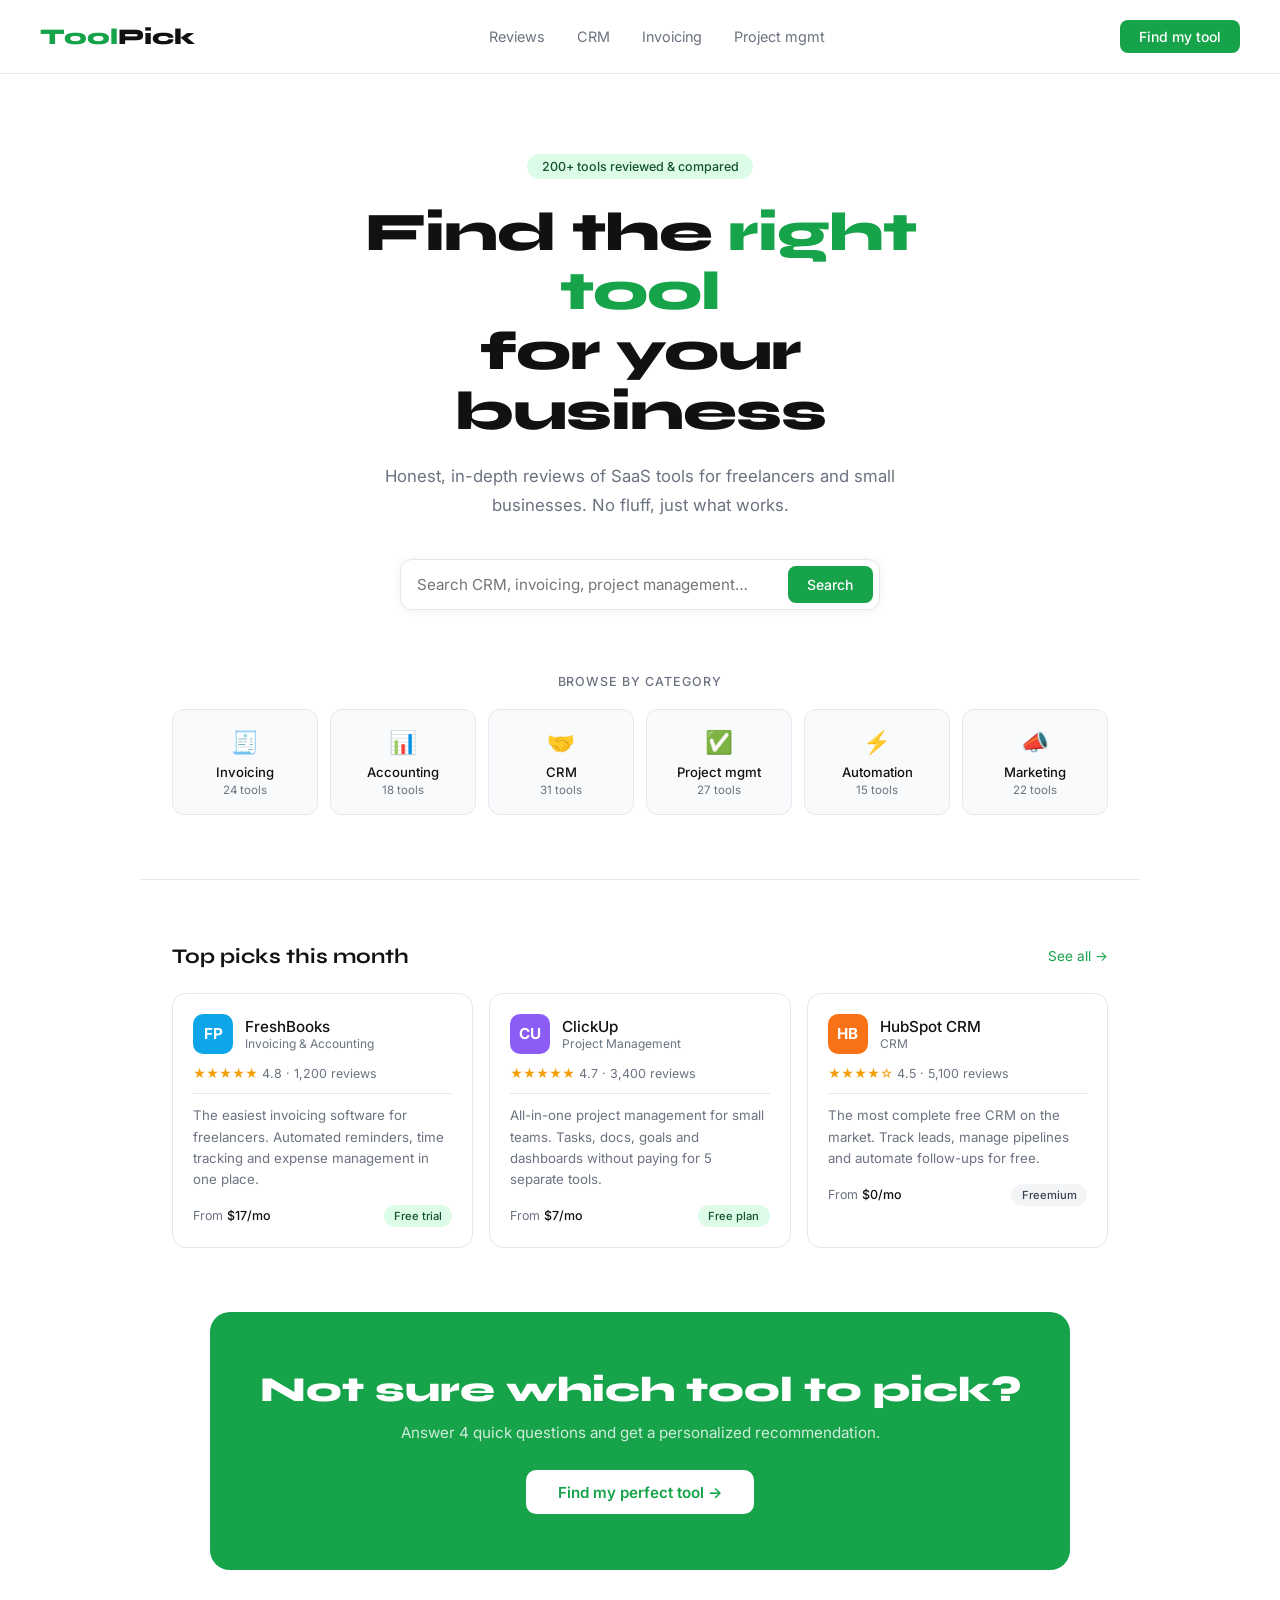
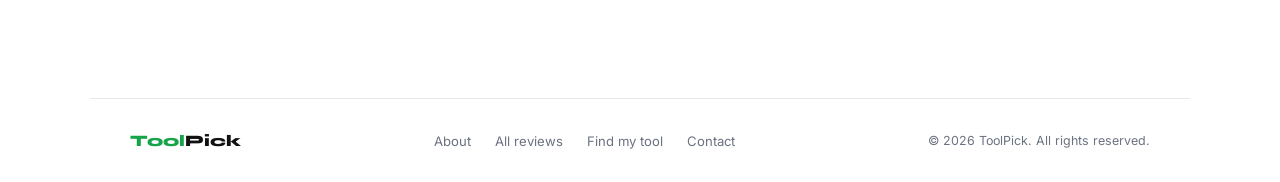
<file: index.html>
<!DOCTYPE html>
<html lang="en">
<head>
<meta charset="UTF-8">
<meta name="viewport" content="width=device-width, initial-scale=1.0">
<title>ToolPick – Best SaaS Tools for Freelancers & Small Business</title>
<meta name="description" content="Honest reviews and comparisons of the best SaaS tools for freelancers and small businesses.">
<link href="https://fonts.googleapis.com/css2?family=Syne:wght@400;500;700;800&family=Inter:wght@400;500&display=swap" rel="stylesheet">
<link rel="stylesheet" href="style.css">
</head>
<body>

<nav>
  <a href="index.html" class="logo">Tool<span>Pick</span></a>
  <div class="nav-links">
    <a href="blog.html">Reviews</a>
    <a href="blog.html#crm">CRM</a>
    <a href="blog.html#invoicing">Invoicing</a>
    <a href="blog.html#project">Project mgmt</a>
  </div>
  <a href="quiz.html" class="nav-cta">Find my tool</a>
</nav>

<section class="hero" style="max-width:760px;margin:0 auto;padding:5rem 2rem 4rem;text-align:center;">
  <div class="badge-green" style="margin-bottom:1.5rem;">200+ tools reviewed & compared</div>
  <h1 style="font-family:'Syne',sans-serif;font-weight:800;font-size:clamp(2.2rem,5vw,3.4rem);line-height:1.1;letter-spacing:-1px;margin-bottom:1.25rem;">Find the <em style="color:var(--green);font-style:normal;">right tool</em><br>for your business</h1>
  <p style="font-size:1.05rem;color:var(--muted);line-height:1.7;max-width:520px;margin:0 auto 2.5rem;">Honest, in-depth reviews of SaaS tools for freelancers and small businesses. No fluff, just what works.</p>
  <div style="display:flex;gap:0.5rem;max-width:480px;margin:0 auto;background:#fff;border:1px solid var(--border);border-radius:12px;padding:0.4rem 0.4rem 0.4rem 1rem;box-shadow:0 1px 8px rgba(0,0,0,0.06);">
    <input type="text" placeholder="Search CRM, invoicing, project management…" style="flex:1;border:none;outline:none;font-size:0.95rem;font-family:'Inter',sans-serif;" onkeydown="if(event.key==='Enter')window.location.href='blog.html'">
    <button onclick="window.location.href='blog.html'" style="background:var(--green);color:#fff;border:none;padding:0.6rem 1.2rem;border-radius:8px;font-size:0.875rem;font-weight:500;cursor:pointer;font-family:'Inter',sans-serif;">Search</button>
  </div>
</section>

<section class="section">
  <p class="section-label">Browse by category</p>
  <div class="cat-grid">
    <a class="cat-card" href="blog.html#invoicing"><div class="cat-icon">🧾</div><div class="cat-name">Invoicing</div><div class="cat-count">24 tools</div></a>
    <a class="cat-card" href="blog.html#accounting"><div class="cat-icon">📊</div><div class="cat-name">Accounting</div><div class="cat-count">18 tools</div></a>
    <a class="cat-card" href="blog.html#crm"><div class="cat-icon">🤝</div><div class="cat-name">CRM</div><div class="cat-count">31 tools</div></a>
    <a class="cat-card" href="blog.html#project"><div class="cat-icon">✅</div><div class="cat-name">Project mgmt</div><div class="cat-count">27 tools</div></a>
    <a class="cat-card" href="blog.html#automation"><div class="cat-icon">⚡</div><div class="cat-name">Automation</div><div class="cat-count">15 tools</div></a>
    <a class="cat-card" href="blog.html#marketing"><div class="cat-icon">📣</div><div class="cat-name">Marketing</div><div class="cat-count">22 tools</div></a>
  </div>
</section>

<div class="divider"></div>

<section class="section">
  <div class="featured-header" style="display:flex;justify-content:space-between;align-items:center;margin-bottom:1.5rem;">
    <h2 style="font-family:'Syne',sans-serif;font-weight:700;font-size:1.3rem;">Top picks this month</h2>
    <a href="blog.html" style="font-size:0.85rem;color:var(--green);text-decoration:none;">See all →</a>
  </div>
  <div class="tool-grid">
    <a class="tool-card" href="freshbooks.html">
      <div class="tool-top"><div class="tool-logo" style="background:#0ea5e9;">FP</div><div><div class="tool-name">FreshBooks</div><div class="tool-cat">Invoicing & Accounting</div></div></div>
      <div class="tool-rating"><span class="stars">★★★★★</span> 4.8 · 1,200 reviews</div>
      <div class="sep"></div>
      <div class="tool-desc">The easiest invoicing software for freelancers. Automated reminders, time tracking and expense management in one place.</div>
      <div class="tool-bottom"><div class="tool-price">From <strong>$17/mo</strong></div><span class="pill pill-green">Free trial</span></div>
    </a>
    <a class="tool-card" href="clickup.html">
      <div class="tool-top"><div class="tool-logo" style="background:#8b5cf6;">CU</div><div><div class="tool-name">ClickUp</div><div class="tool-cat">Project Management</div></div></div>
      <div class="tool-rating"><span class="stars">★★★★★</span> 4.7 · 3,400 reviews</div>
      <div class="sep"></div>
      <div class="tool-desc">All-in-one project management for small teams. Tasks, docs, goals and dashboards without paying for 5 separate tools.</div>
      <div class="tool-bottom"><div class="tool-price">From <strong>$7/mo</strong></div><span class="pill pill-green">Free plan</span></div>
    </a>
    <a class="tool-card" href="hubspot.html">
      <div class="tool-top"><div class="tool-logo" style="background:#f97316;">HB</div><div><div class="tool-name">HubSpot CRM</div><div class="tool-cat">CRM</div></div></div>
      <div class="tool-rating"><span class="stars">★★★★☆</span> 4.5 · 5,100 reviews</div>
      <div class="sep"></div>
      <div class="tool-desc">The most complete free CRM on the market. Track leads, manage pipelines and automate follow-ups for free.</div>
      <div class="tool-bottom"><div class="tool-price">From <strong>$0/mo</strong></div><span class="pill pill-gray">Freemium</span></div>
    </a>
  </div>
</section>

<section style="padding:0 2rem 4rem;">
  <div class="cta-block">
    <h2>Not sure which tool to pick?</h2>
    <p>Answer 4 quick questions and get a personalized recommendation.</p>
    <a href="quiz.html" class="btn">Find my perfect tool →</a>
  </div>
</section>

<footer>
  <div class="footer-logo">Tool<span>Pick</span></div>
  <div class="footer-links">
    <a href="#">About</a>
    <a href="blog.html">All reviews</a>
    <a href="quiz.html">Find my tool</a>
    <a href="#">Contact</a>
  </div>
  <div class="footer-copy">© 2026 ToolPick. All rights reserved.</div>
</footer>

</body>
</html>
</file>
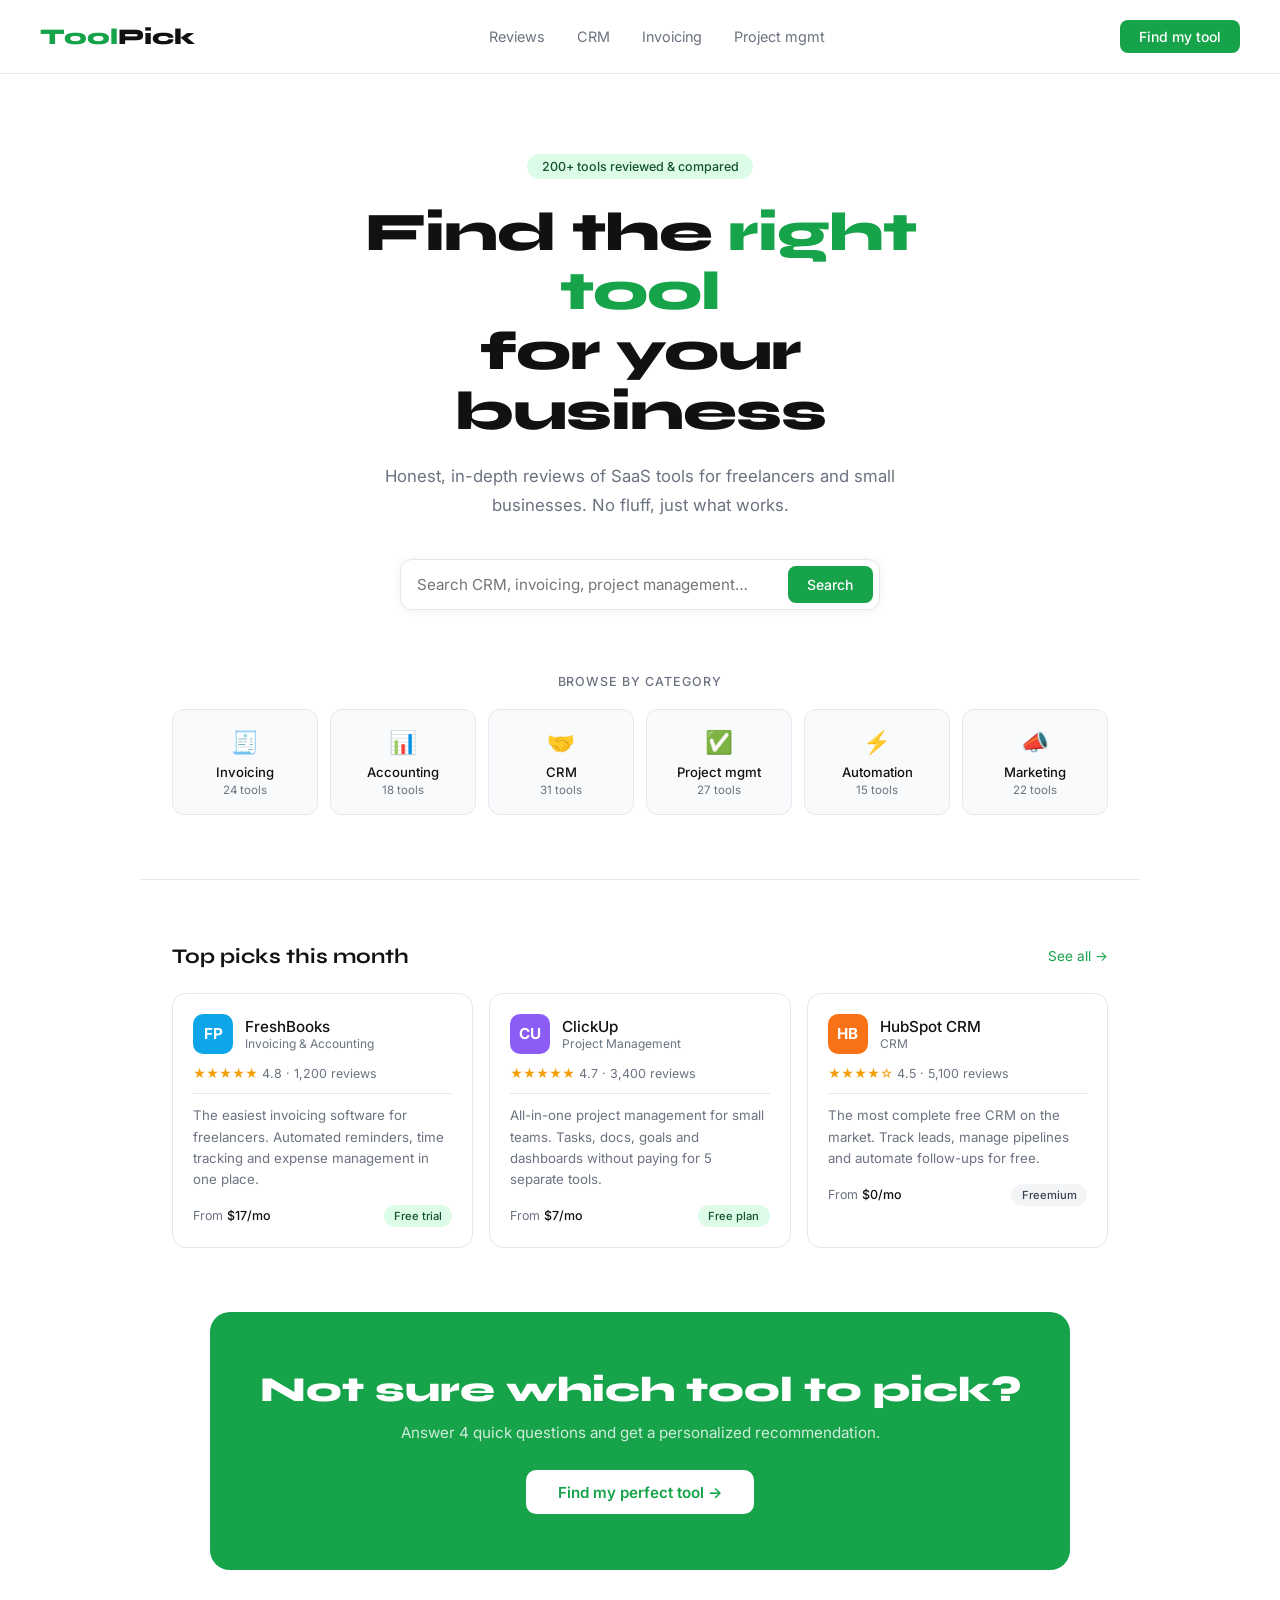
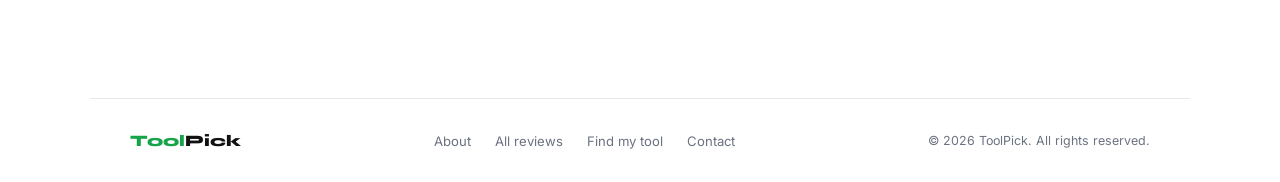
<file: toolpick-site/index.html>
<!DOCTYPE html>
<html lang="en">
<head>
<meta charset="UTF-8">
<meta name='impact-site-verification' value='096294d9-fafc-48b8-842f-527b3ffe12fe'>
<meta name="viewport" content="width=device-width, initial-scale=1.0">
<title>ToolPick – Best SaaS Tools for Freelancers & Small Business</title>
<meta name="description" content="Honest reviews and comparisons of the best SaaS tools for freelancers and small businesses.">
<link href="https://fonts.googleapis.com/css2?family=Syne:wght@400;500;700;800&family=Inter:wght@400;500&display=swap" rel="stylesheet">
<link rel="stylesheet" href="style.css">
</head>
<body>

<nav>
  <a href="index.html" class="logo">Tool<span>Pick</span></a>
  <div class="nav-links">
    <a href="blog.html">Reviews</a>
    <a href="blog.html#crm">CRM</a>
    <a href="blog.html#invoicing">Invoicing</a>
    <a href="blog.html#project">Project mgmt</a>
  </div>
  <a href="quiz.html" class="nav-cta">Find my tool</a>
</nav>

<section class="hero" style="max-width:760px;margin:0 auto;padding:5rem 2rem 4rem;text-align:center;">
  <div class="badge-green" style="margin-bottom:1.5rem;">200+ tools reviewed & compared</div>
  <h1 style="font-family:'Syne',sans-serif;font-weight:800;font-size:clamp(2.2rem,5vw,3.4rem);line-height:1.1;letter-spacing:-1px;margin-bottom:1.25rem;">Find the <em style="color:var(--green);font-style:normal;">right tool</em><br>for your business</h1>
  <p style="font-size:1.05rem;color:var(--muted);line-height:1.7;max-width:520px;margin:0 auto 2.5rem;">Honest, in-depth reviews of SaaS tools for freelancers and small businesses. No fluff, just what works.</p>
  <div style="display:flex;gap:0.5rem;max-width:480px;margin:0 auto;background:#fff;border:1px solid var(--border);border-radius:12px;padding:0.4rem 0.4rem 0.4rem 1rem;box-shadow:0 1px 8px rgba(0,0,0,0.06);">
    <input type="text" placeholder="Search CRM, invoicing, project management…" style="flex:1;border:none;outline:none;font-size:0.95rem;font-family:'Inter',sans-serif;" onkeydown="if(event.key==='Enter')window.location.href='blog.html'">
    <button onclick="window.location.href='blog.html'" style="background:var(--green);color:#fff;border:none;padding:0.6rem 1.2rem;border-radius:8px;font-size:0.875rem;font-weight:500;cursor:pointer;font-family:'Inter',sans-serif;">Search</button>
  </div>
</section>

<section class="section">
  <p class="section-label">Browse by category</p>
  <div class="cat-grid">
    <a class="cat-card" href="blog.html#invoicing"><div class="cat-icon">🧾</div><div class="cat-name">Invoicing</div><div class="cat-count">24 tools</div></a>
    <a class="cat-card" href="blog.html#accounting"><div class="cat-icon">📊</div><div class="cat-name">Accounting</div><div class="cat-count">18 tools</div></a>
    <a class="cat-card" href="blog.html#crm"><div class="cat-icon">🤝</div><div class="cat-name">CRM</div><div class="cat-count">31 tools</div></a>
    <a class="cat-card" href="blog.html#project"><div class="cat-icon">✅</div><div class="cat-name">Project mgmt</div><div class="cat-count">27 tools</div></a>
    <a class="cat-card" href="blog.html#automation"><div class="cat-icon">⚡</div><div class="cat-name">Automation</div><div class="cat-count">15 tools</div></a>
    <a class="cat-card" href="blog.html#marketing"><div class="cat-icon">📣</div><div class="cat-name">Marketing</div><div class="cat-count">22 tools</div></a>
  </div>
</section>

<div class="divider"></div>

<section class="section">
  <div class="featured-header" style="display:flex;justify-content:space-between;align-items:center;margin-bottom:1.5rem;">
    <h2 style="font-family:'Syne',sans-serif;font-weight:700;font-size:1.3rem;">Top picks this month</h2>
    <a href="blog.html" style="font-size:0.85rem;color:var(--green);text-decoration:none;">See all →</a>
  </div>
  <div class="tool-grid">
    <a class="tool-card" href="freshbooks.html">
      <div class="tool-top"><div class="tool-logo" style="background:#0ea5e9;">FP</div><div><div class="tool-name">FreshBooks</div><div class="tool-cat">Invoicing & Accounting</div></div></div>
      <div class="tool-rating"><span class="stars">★★★★★</span> 4.8 · 1,200 reviews</div>
      <div class="sep"></div>
      <div class="tool-desc">The easiest invoicing software for freelancers. Automated reminders, time tracking and expense management in one place.</div>
      <div class="tool-bottom"><div class="tool-price">From <strong>$17/mo</strong></div><span class="pill pill-green">Free trial</span></div>
    </a>
    <a class="tool-card" href="clickup.html">
      <div class="tool-top"><div class="tool-logo" style="background:#8b5cf6;">CU</div><div><div class="tool-name">ClickUp</div><div class="tool-cat">Project Management</div></div></div>
      <div class="tool-rating"><span class="stars">★★★★★</span> 4.7 · 3,400 reviews</div>
      <div class="sep"></div>
      <div class="tool-desc">All-in-one project management for small teams. Tasks, docs, goals and dashboards without paying for 5 separate tools.</div>
      <div class="tool-bottom"><div class="tool-price">From <strong>$7/mo</strong></div><span class="pill pill-green">Free plan</span></div>
    </a>
    <a class="tool-card" href="hubspot.html">
      <div class="tool-top"><div class="tool-logo" style="background:#f97316;">HB</div><div><div class="tool-name">HubSpot CRM</div><div class="tool-cat">CRM</div></div></div>
      <div class="tool-rating"><span class="stars">★★★★☆</span> 4.5 · 5,100 reviews</div>
      <div class="sep"></div>
      <div class="tool-desc">The most complete free CRM on the market. Track leads, manage pipelines and automate follow-ups for free.</div>
      <div class="tool-bottom"><div class="tool-price">From <strong>$0/mo</strong></div><span class="pill pill-gray">Freemium</span></div>
    </a>
  </div>
</section>

<section style="padding:0 2rem 4rem;">
  <div class="cta-block">
    <h2>Not sure which tool to pick?</h2>
    <p>Answer 4 quick questions and get a personalized recommendation.</p>
    <a href="quiz.html" class="btn">Find my perfect tool →</a>
  </div>
</section>

<footer>
  <div class="footer-logo">Tool<span>Pick</span></div>
  <div class="footer-links">
    <a href="#">About</a>
    <a href="blog.html">All reviews</a>
    <a href="quiz.html">Find my tool</a>
    <a href="#">Contact</a>
  </div>
  <div class="footer-copy">© 2026 ToolPick. All rights reserved.</div>
  <p style="display:none;">Impact-Site-Verification: 096294d9-fafc-48b8-842f-527b3ffe12fe</p>
</footer>

</body>
</html>
</file>
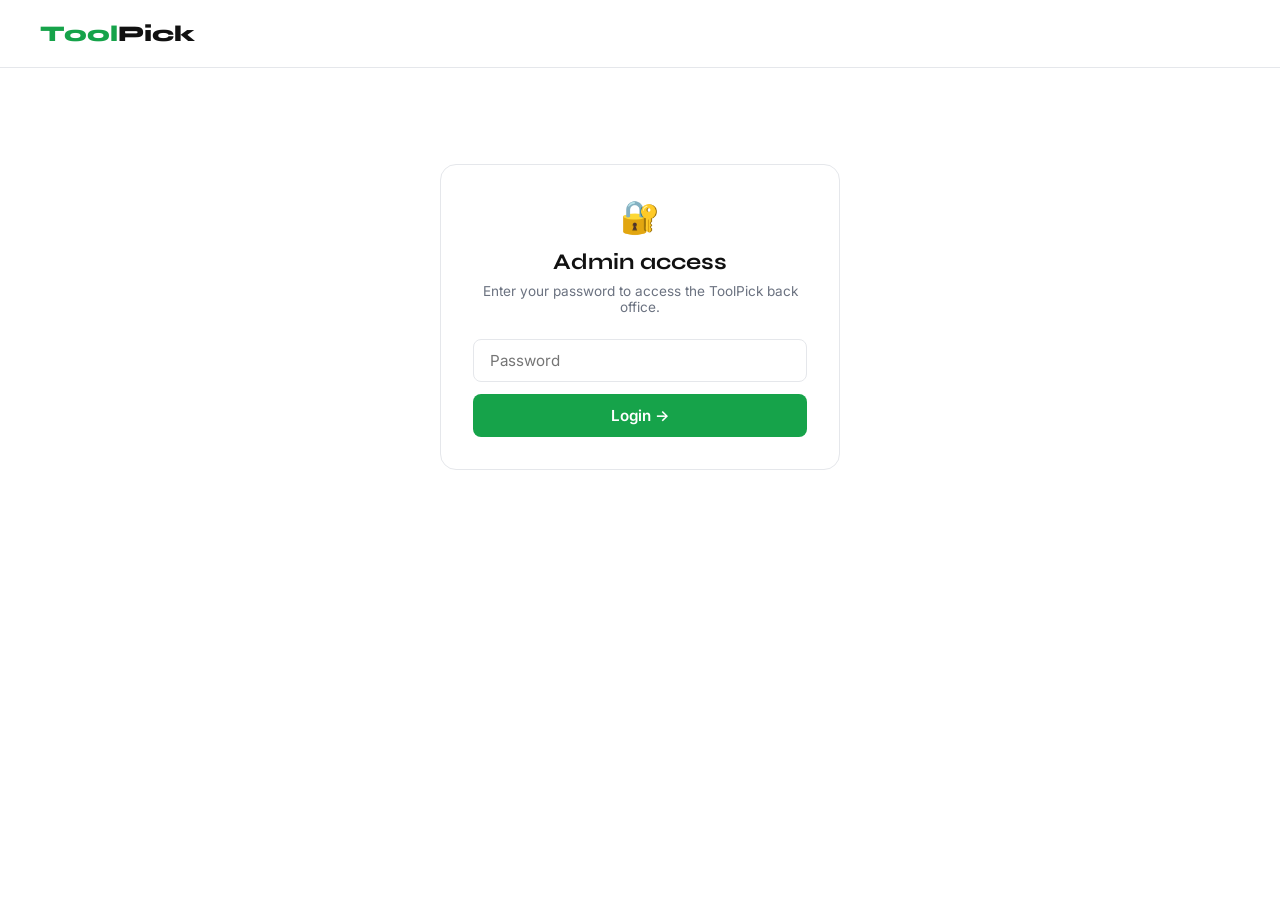
<file: admin.html>
<!DOCTYPE html>
<html lang="en">
<head>
<meta charset="UTF-8">
<meta name="viewport" content="width=device-width, initial-scale=1.0">
<title>Admin – ToolPick</title>
<link href="https://fonts.googleapis.com/css2?family=Syne:wght@400;500;700;800&family=Inter:wght@400;500&display=swap" rel="stylesheet">
<link rel="stylesheet" href="style.css">
</head>
<body>

<nav>
  <a href="index.html" class="logo">Tool<span>Pick</span></a>
</nav>

<!-- LOGIN -->
<div class="admin-login" id="login-box">
  <div style="font-size:2rem;margin-bottom:0.75rem;">🔐</div>
  <h2>Admin access</h2>
  <p>Enter your password to access the ToolPick back office.</p>
  <input type="password" id="pwd-input" placeholder="Password" onkeydown="if(event.key==='Enter')checkPwd()">
  <div id="pwd-error" style="color:#dc2626;font-size:0.82rem;margin-bottom:0.5rem;display:none;">Wrong password. Try again.</div>
  <button onclick="checkPwd()">Login →</button>
</div>

<!-- ADMIN PANEL -->
<div class="admin-panel" id="admin-panel">
  <div style="display:flex;justify-content:space-between;align-items:center;margin-bottom:2rem;">
    <h2>📝 Write a new article</h2>
    <a href="index.html" style="font-size:0.85rem;color:var(--muted);text-decoration:none;">← Back to site</a>
  </div>

  <div class="admin-notice" id="admin-notice">✅ Article generated! Copy the code below and save it as a new .html file in your site folder.</div>

  <div class="admin-field">
    <label>Tool name *</label>
    <input type="text" id="tool-name" placeholder="e.g. Notion">
  </div>
  <div class="admin-field">
    <label>Category *</label>
    <select id="tool-cat">
      <option value="Productivity">Productivity</option>
      <option value="Invoicing">Invoicing</option>
      <option value="CRM">CRM</option>
      <option value="Project Management">Project Management</option>
      <option value="Accounting">Accounting</option>
      <option value="Automation">Automation</option>
      <option value="Marketing">Marketing</option>
    </select>
  </div>
  <div class="admin-field">
    <label>Article title *</label>
    <input type="text" id="tool-title" placeholder="e.g. Notion Review 2026: The Best Tool for Freelancers?">
  </div>
  <div class="admin-field">
    <label>Starting price</label>
    <input type="text" id="tool-price" placeholder="e.g. $10/month">
  </div>
  <div class="admin-field">
    <label>Rating (out of 5)</label>
    <select id="tool-rating">
      <option value="5.0">5.0 ★★★★★</option>
      <option value="4.8">4.8 ★★★★★</option>
      <option value="4.5" selected>4.5 ★★★★☆</option>
      <option value="4.0">4.0 ★★★★☆</option>
      <option value="3.5">3.5 ★★★☆☆</option>
    </select>
  </div>
  <div class="admin-field">
    <label>Affiliate link (your tracked link)</label>
    <input type="text" id="tool-link" placeholder="https://awin1.com/cread.php?...">
  </div>
  <div class="admin-field">
    <label>Article content * (write freely — what is it, pricing, features, pros, cons, verdict)</label>
    <textarea id="tool-content" placeholder="Write your full article here. Include sections like: What is [Tool]?, Pricing, Key Features, Pros, Cons, Who is it for?, Verdict.

Example:
What is Notion?
Notion is an all-in-one workspace...

Pricing:
- Free plan available
- Plus: $10/month
- Business: $18/month

Key Features:
Pages and databases let you build anything...

Pros:
- Incredibly flexible
- Beautiful interface
- Strong AI features

Cons:
- Learning curve
- Offline mode limited

Verdict:
Notion is the best tool for freelancers who want one place for everything..."></textarea>
  </div>

  <button class="admin-btn" onclick="generateArticle()">Generate article HTML →</button>

  <div id="output-section" style="display:none;margin-top:2rem;">
    <div class="admin-field">
      <label>Generated HTML — copy this and save as <span id="filename-hint">tool.html</span> in your site folder</label>
      <textarea id="output-code" style="min-height:400px;font-family:monospace;font-size:0.78rem;" readonly></textarea>
    </div>
    <button class="admin-btn" onclick="copyCode()">Copy HTML</button>
    <span id="copy-confirm" style="margin-left:1rem;color:var(--green);font-size:0.85rem;display:none;">Copied!</span>
  </div>
</div>

<script>
const PASSWORD = 'toolpick2026';

function checkPwd() {
  const val = document.getElementById('pwd-input').value;
  if (val === PASSWORD) {
    document.getElementById('login-box').style.display = 'none';
    document.getElementById('admin-panel').style.display = 'block';
  } else {
    document.getElementById('pwd-error').style.display = 'block';
  }
}

function generateArticle() {
  const name = document.getElementById('tool-name').value.trim();
  const cat = document.getElementById('tool-cat').value;
  const title = document.getElementById('tool-title').value.trim();
  const price = document.getElementById('tool-price').value.trim() || 'See website';
  const rating = document.getElementById('tool-rating').value;
  const link = document.getElementById('tool-link').value.trim() || '#';
  const content = document.getElementById('tool-content').value.trim();

  if (!name || !title || !content) {
    alert('Please fill in at least the tool name, title and content.');
    return;
  }

  const stars = parseFloat(rating) >= 4.5 ? '★★★★★' : parseFloat(rating) >= 4 ? '★★★★☆' : '★★★☆☆';
  const slug = name.toLowerCase().replace(/[^a-z0-9]/g, '-');
  const date = new Date().toLocaleDateString('en-US', { year: 'numeric', month: 'long', day: 'numeric' });

  // Convert plain text to HTML paragraphs
  const paragraphs = content.split('\n\n').map(p => {
    p = p.trim();
    if (!p) return '';
    if (p.startsWith('Pros:') || p.startsWith('Cons:')) {
      const lines = p.split('\n');
      const header = lines[0].replace(':', '');
      const items = lines.slice(1).filter(l => l.trim().startsWith('-')).map(l => `<li>${l.replace(/^-\s*/, '')}</li>`).join('');
      const color = header === 'Pros' ? 'var(--green)' : '#dc2626';
      return `<div style="margin:1rem 0;"><h3 style="color:${color};font-size:0.9rem;margin-bottom:0.5rem;">${header === 'Pros' ? '✓ ' : '✗ '}${header}</h3><ul style="margin-left:1.25rem;">${items}</ul></div>`;
    }
    if (p.includes(':') && p.split('\n')[0].endsWith(':')) {
      const lines = p.split('\n');
      const h = lines[0].replace(':', '');
      const rest = lines.slice(1).join('<br>');
      return `<h2>${h}</h2><p>${rest}</p>`;
    }
    if (p.startsWith('Verdict:') || p.startsWith('Verdict')) {
      return `<div class="verdict-box"><p>⭐ <strong>Verdict:</strong> ${p.replace(/^Verdict:?\s*/, '')}</p></div>`;
    }
    return `<p>${p.replace(/\n/g, '<br>')}</p>`;
  }).join('\n    ');

  const filename = `${slug}.html`;
  document.getElementById('filename-hint').textContent = filename;

  const html = `<!DOCTYPE html>
<html lang="en">
<head>
<meta charset="UTF-8">
<meta name="viewport" content="width=device-width, initial-scale=1.0">
<title>${title} – ToolPick</title>
<link href="https://fonts.googleapis.com/css2?family=Syne:wght@400;500;700;800&family=Inter:wght@400;500&display=swap" rel="stylesheet">
<link rel="stylesheet" href="style.css">
</head>
<body>

<nav>
  <a href="index.html" class="logo">Tool<span>Pick</span></a>
  <div class="nav-links">
    <a href="blog.html">Reviews</a>
    <a href="blog.html#crm">CRM</a>
    <a href="blog.html#invoicing">Invoicing</a>
    <a href="blog.html#project">Project mgmt</a>
  </div>
  <a href="quiz.html" class="nav-cta">Find my tool</a>
</nav>

<div class="article-wrap">
  <a href="blog.html" class="back-link">← Back to all reviews</a>

  <div style="display:flex;gap:0.75rem;align-items:center;margin-bottom:1.25rem;">
    <span class="pill pill-green">${cat}</span>
  </div>

  <h1>${title}</h1>

  <div class="article-meta">
    <span>📅 ${date}</span>
    <span>⏱ 5 min read</span>
    <span><span class="stars">${stars}</span> ${rating}/5</span>
  </div>

  <div class="article-body">
    ${paragraphs}

    <div class="rating">${stars} <strong>${rating} / 5</strong></div>

    <a href="${link}" target="_blank" class="cta-link">Try ${name} →</a>
  </div>
</div>

<footer>
  <div class="footer-logo">Tool<span>Pick</span></div>
  <div class="footer-links">
    <a href="#">About</a>
    <a href="blog.html">All reviews</a>
    <a href="quiz.html">Find my tool</a>
    <a href="#">Contact</a>
  </div>
  <div class="footer-copy">© 2026 ToolPick. All rights reserved.</div>
</footer>

</body>
</html>`;

  document.getElementById('output-code').value = html;
  document.getElementById('output-section').style.display = 'block';
  document.getElementById('admin-notice').style.display = 'block';
  document.getElementById('output-section').scrollIntoView({ behavior: 'smooth' });
}

function copyCode() {
  const textarea = document.getElementById('output-code');
  textarea.select();
  document.execCommand('copy');
  document.getElementById('copy-confirm').style.display = 'inline';
  setTimeout(() => document.getElementById('copy-confirm').style.display = 'none', 2000);
}
</script>

</body>
</html>
</file>
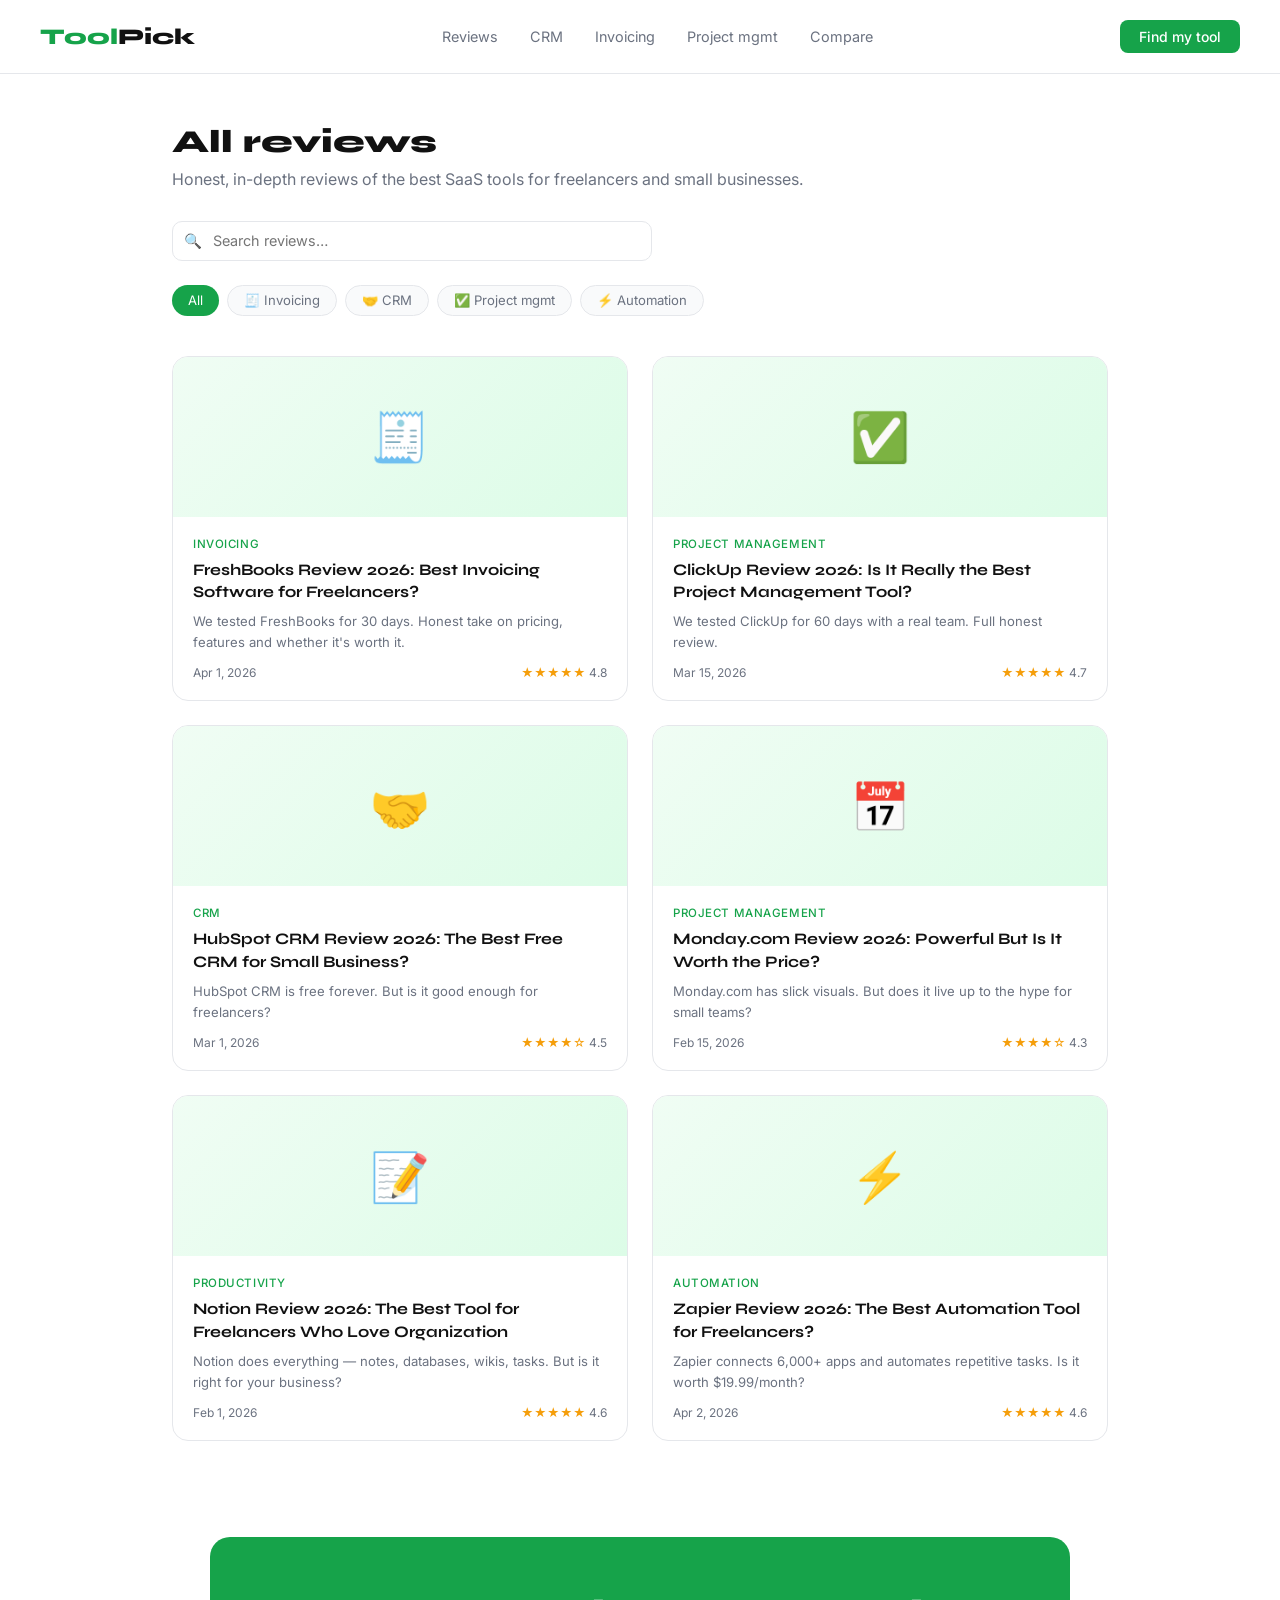
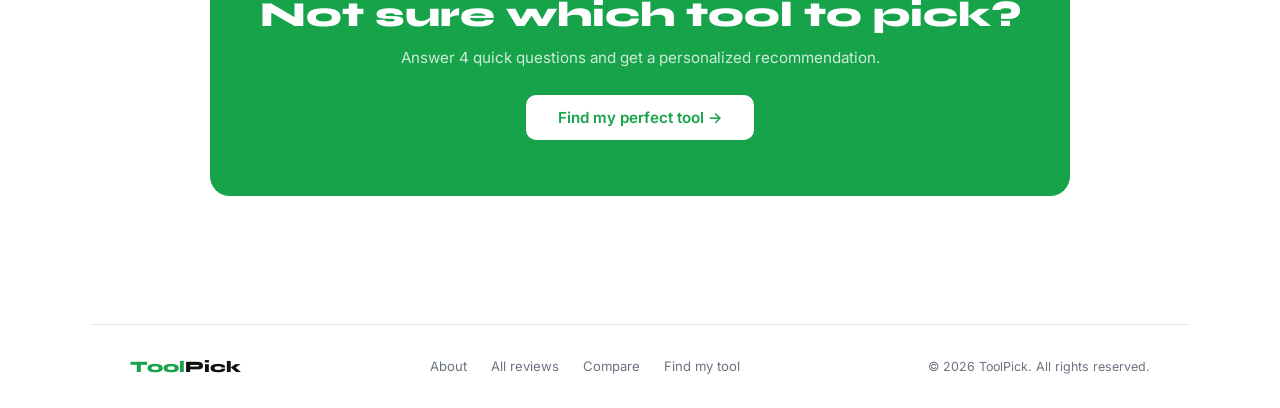
<file: blog.html>
<!DOCTYPE html>
<html lang="en">
<head>
<meta charset="UTF-8">
<meta name="viewport" content="width=device-width, initial-scale=1.0">
<title>All Reviews – ToolPick</title>
<meta name="description" content="Browse all SaaS tool reviews on ToolPick. Find the best tools for invoicing, CRM, project management and more.">
<link href="https://fonts.googleapis.com/css2?family=Syne:wght@400;500;700;800&family=Inter:wght@400;500&display=swap" rel="stylesheet">
<link rel="stylesheet" href="style.css">
</head>
<body>

<nav>
  <a href="index.html" class="logo">Tool<span>Pick</span></a>
  <div class="nav-links">
    <a href="blog.html">Reviews</a>
    <a href="blog.html#crm">CRM</a>
    <a href="blog.html#invoicing">Invoicing</a>
    <a href="blog.html#project">Project mgmt</a>
    <a href="compare.html">Compare</a>
  </div>
  <a href="quiz.html" class="nav-cta">Find my tool</a>
</nav>

<section class="section" style="padding-top:3rem;">
  <h1 style="font-family:'Syne',sans-serif;font-weight:800;font-size:2rem;margin-bottom:0.5rem;">All reviews</h1>
  <p style="color:var(--muted);margin-bottom:2rem;">Honest, in-depth reviews of the best SaaS tools for freelancers and small businesses.</p>

  <div style="position:relative;max-width:480px;margin-bottom:1.5rem;">
    <input type="text" id="search-input" placeholder="Search reviews…" oninput="searchArticles()" style="width:100%;border:1px solid var(--border);border-radius:10px;padding:0.65rem 1rem 0.65rem 2.5rem;font-size:0.9rem;font-family:'Inter',sans-serif;outline:none;">
    <span style="position:absolute;left:0.75rem;top:50%;transform:translateY(-50%);color:var(--muted);font-size:0.9rem;">🔍</span>
  </div>

  <div style="display:flex;gap:0.5rem;flex-wrap:wrap;margin-bottom:2.5rem;">
    <button onclick="filterCat('all')" id="btn-all" class="filter-btn" style="background:var(--green);color:#fff;border:none;padding:0.4rem 1rem;border-radius:999px;font-size:0.82rem;cursor:pointer;font-family:'Inter',sans-serif;">All</button>
    <button onclick="filterCat('invoicing')" id="btn-invoicing" class="filter-btn" style="background:var(--bg2);color:var(--muted);border:0.5px solid var(--border);padding:0.4rem 1rem;border-radius:999px;font-size:0.82rem;cursor:pointer;font-family:'Inter',sans-serif;">🧾 Invoicing</button>
    <button onclick="filterCat('crm')" id="btn-crm" class="filter-btn" style="background:var(--bg2);color:var(--muted);border:0.5px solid var(--border);padding:0.4rem 1rem;border-radius:999px;font-size:0.82rem;cursor:pointer;font-family:'Inter',sans-serif;">🤝 CRM</button>
    <button onclick="filterCat('project')" id="btn-project" class="filter-btn" style="background:var(--bg2);color:var(--muted);border:0.5px solid var(--border);padding:0.4rem 1rem;border-radius:999px;font-size:0.82rem;cursor:pointer;font-family:'Inter',sans-serif;">✅ Project mgmt</button>
    <button onclick="filterCat('automation')" id="btn-automation" class="filter-btn" style="background:var(--bg2);color:var(--muted);border:0.5px solid var(--border);padding:0.4rem 1rem;border-radius:999px;font-size:0.82rem;cursor:pointer;font-family:'Inter',sans-serif;">⚡ Automation</button>
  </div>

  <div class="blog-grid" id="blog-grid">
    <a class="blog-card" href="freshbooks.html" data-cat="invoicing">
      <div class="blog-card-img">🧾</div>
      <div class="blog-card-body">
        <div class="blog-card-cat">Invoicing</div>
        <div class="blog-card-title">FreshBooks Review 2026: Best Invoicing Software for Freelancers?</div>
        <div class="blog-card-desc">We tested FreshBooks for 30 days. Honest take on pricing, features and whether it's worth it.</div>
        <div class="blog-card-meta"><span>Apr 1, 2026</span><span><span class="stars">★★★★★</span> 4.8</span></div>
      </div>
    </a>
    <a class="blog-card" href="clickup.html" data-cat="project">
      <div class="blog-card-img">✅</div>
      <div class="blog-card-body">
        <div class="blog-card-cat">Project Management</div>
        <div class="blog-card-title">ClickUp Review 2026: Is It Really the Best Project Management Tool?</div>
        <div class="blog-card-desc">We tested ClickUp for 60 days with a real team. Full honest review.</div>
        <div class="blog-card-meta"><span>Mar 15, 2026</span><span><span class="stars">★★★★★</span> 4.7</span></div>
      </div>
    </a>
    <a class="blog-card" href="hubspot.html" data-cat="crm">
      <div class="blog-card-img">🤝</div>
      <div class="blog-card-body">
        <div class="blog-card-cat">CRM</div>
        <div class="blog-card-title">HubSpot CRM Review 2026: The Best Free CRM for Small Business?</div>
        <div class="blog-card-desc">HubSpot CRM is free forever. But is it good enough for freelancers?</div>
        <div class="blog-card-meta"><span>Mar 1, 2026</span><span><span class="stars">★★★★☆</span> 4.5</span></div>
      </div>
    </a>
    <a class="blog-card" href="monday.html" data-cat="project">
      <div class="blog-card-img">📅</div>
      <div class="blog-card-body">
        <div class="blog-card-cat">Project Management</div>
        <div class="blog-card-title">Monday.com Review 2026: Powerful But Is It Worth the Price?</div>
        <div class="blog-card-desc">Monday.com has slick visuals. But does it live up to the hype for small teams?</div>
        <div class="blog-card-meta"><span>Feb 15, 2026</span><span><span class="stars">★★★★☆</span> 4.3</span></div>
      </div>
    </a>
    <a class="blog-card" href="notion.html" data-cat="automation">
      <div class="blog-card-img">📝</div>
      <div class="blog-card-body">
        <div class="blog-card-cat">Productivity</div>
        <div class="blog-card-title">Notion Review 2026: The Best Tool for Freelancers Who Love Organization</div>
        <div class="blog-card-desc">Notion does everything — notes, databases, wikis, tasks. But is it right for your business?</div>
        <div class="blog-card-meta"><span>Feb 1, 2026</span><span><span class="stars">★★★★★</span> 4.6</span></div>
      </div>
    </a>
    <a class="blog-card" href="zapier.html" data-cat="automation">
      <div class="blog-card-img">⚡</div>
      <div class="blog-card-body">
        <div class="blog-card-cat">Automation</div>
        <div class="blog-card-title">Zapier Review 2026: The Best Automation Tool for Freelancers?</div>
        <div class="blog-card-desc">Zapier connects 6,000+ apps and automates repetitive tasks. Is it worth $19.99/month?</div>
        <div class="blog-card-meta"><span>Apr 2, 2026</span><span><span class="stars">★★★★★</span> 4.6</span></div>
      </div>
    </a>
  </div>
</section>

<section style="padding:2rem 2rem 4rem;">
  <div class="cta-block">
    <h2>Not sure which tool to pick?</h2>
    <p>Answer 4 quick questions and get a personalized recommendation.</p>
    <a href="quiz.html" class="btn">Find my perfect tool →</a>
  </div>
</section>

<footer>
  <div class="footer-logo">Tool<span>Pick</span></div>
  <div class="footer-links">
    <a href="#">About</a>
    <a href="blog.html">All reviews</a>
    <a href="compare.html">Compare</a>
    <a href="quiz.html">Find my tool</a>
  </div>
  <div class="footer-copy">© 2026 ToolPick. All rights reserved.</div>
</footer>

<script>
function searchArticles() {
  const q = document.getElementById('search-input').value.toLowerCase();
  document.querySelectorAll('.blog-card').forEach(card => {
    card.style.display = card.textContent.toLowerCase().includes(q) ? 'block' : 'none';
  });
}

function filterCat(cat) {
  document.getElementById('search-input').value = '';
  document.querySelectorAll('.filter-btn').forEach(b => {
    b.style.background = 'var(--bg2)';
    b.style.color = 'var(--muted)';
    b.style.border = '0.5px solid var(--border)';
  });
  const active = document.getElementById('btn-' + cat);
  active.style.background = 'var(--green)';
  active.style.color = '#fff';
  active.style.border = 'none';
  document.querySelectorAll('.blog-card').forEach(card => {
    card.style.display = (cat === 'all' || card.dataset.cat === cat) ? 'block' : 'none';
  });
}

const hash = window.location.hash.replace('#','');
if (hash && document.getElementById('btn-' + hash)) filterCat(hash);
</script>
</body>
</html>
</file>
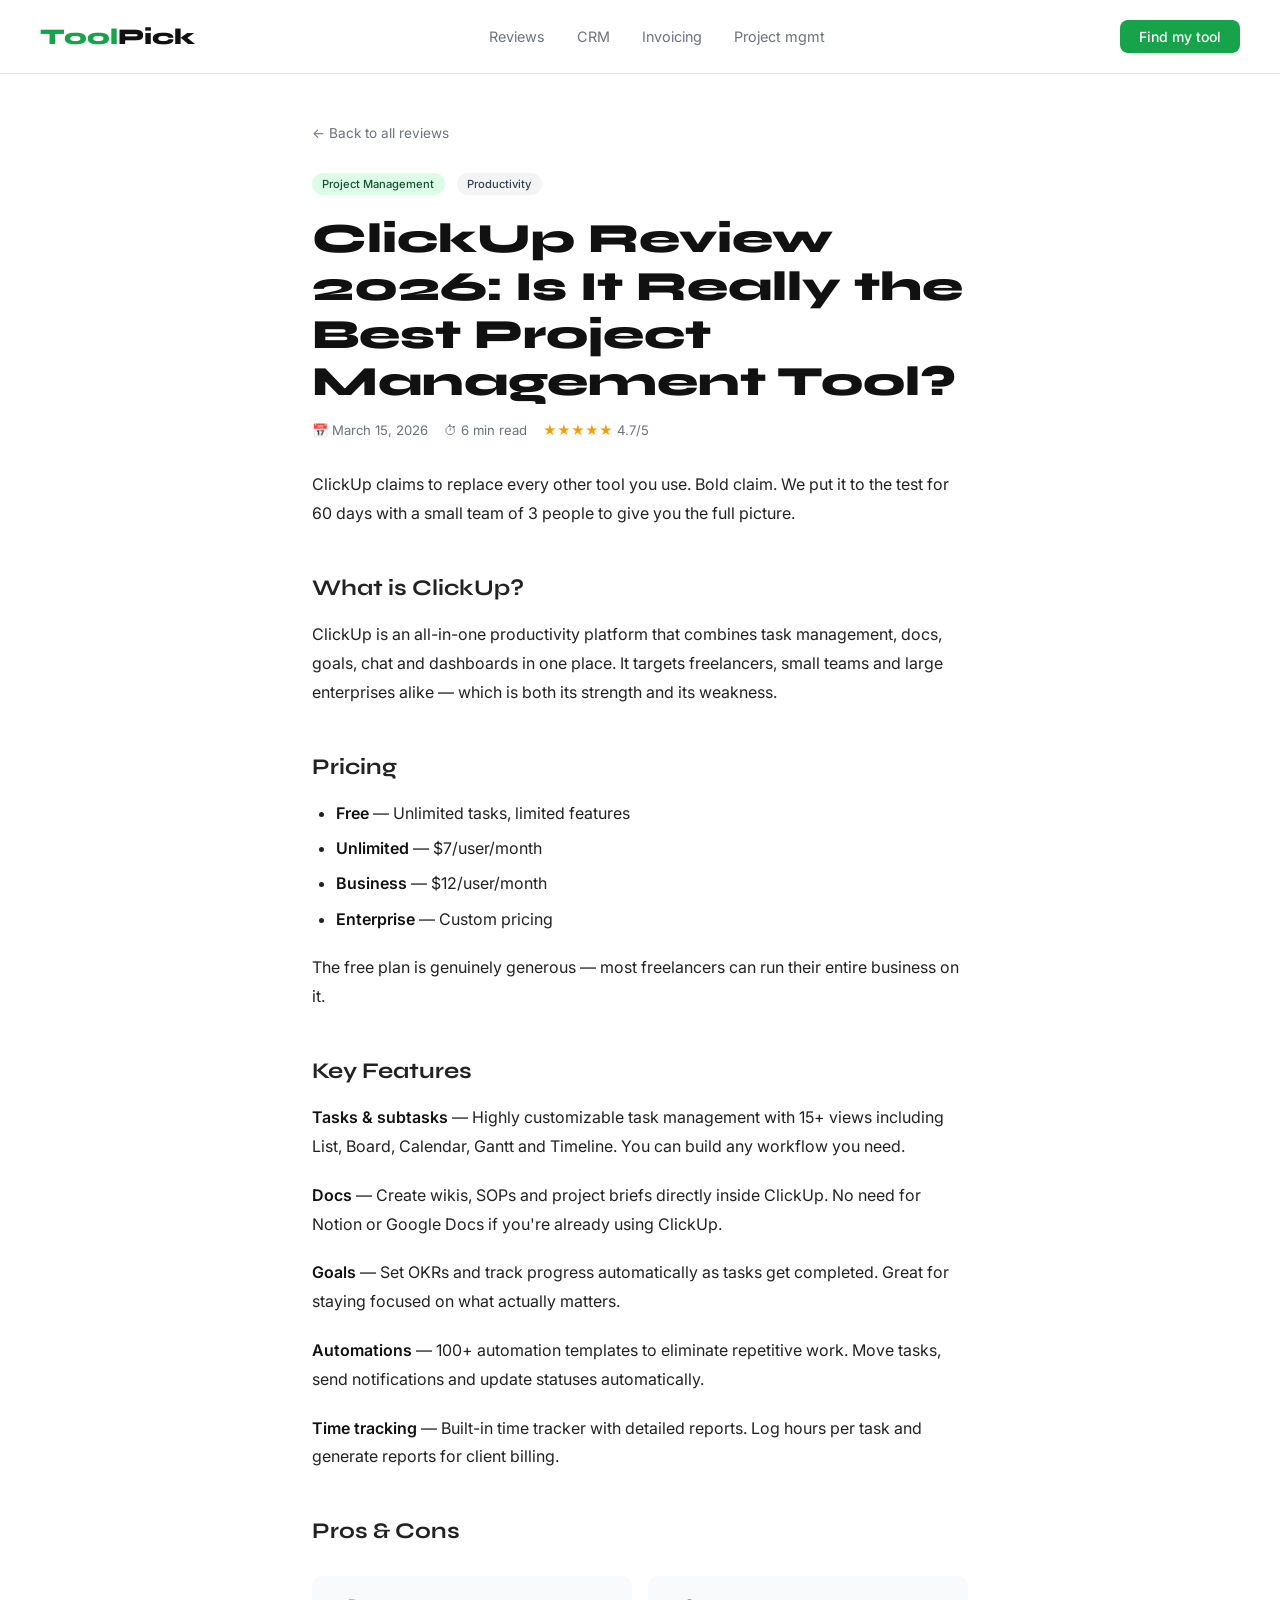
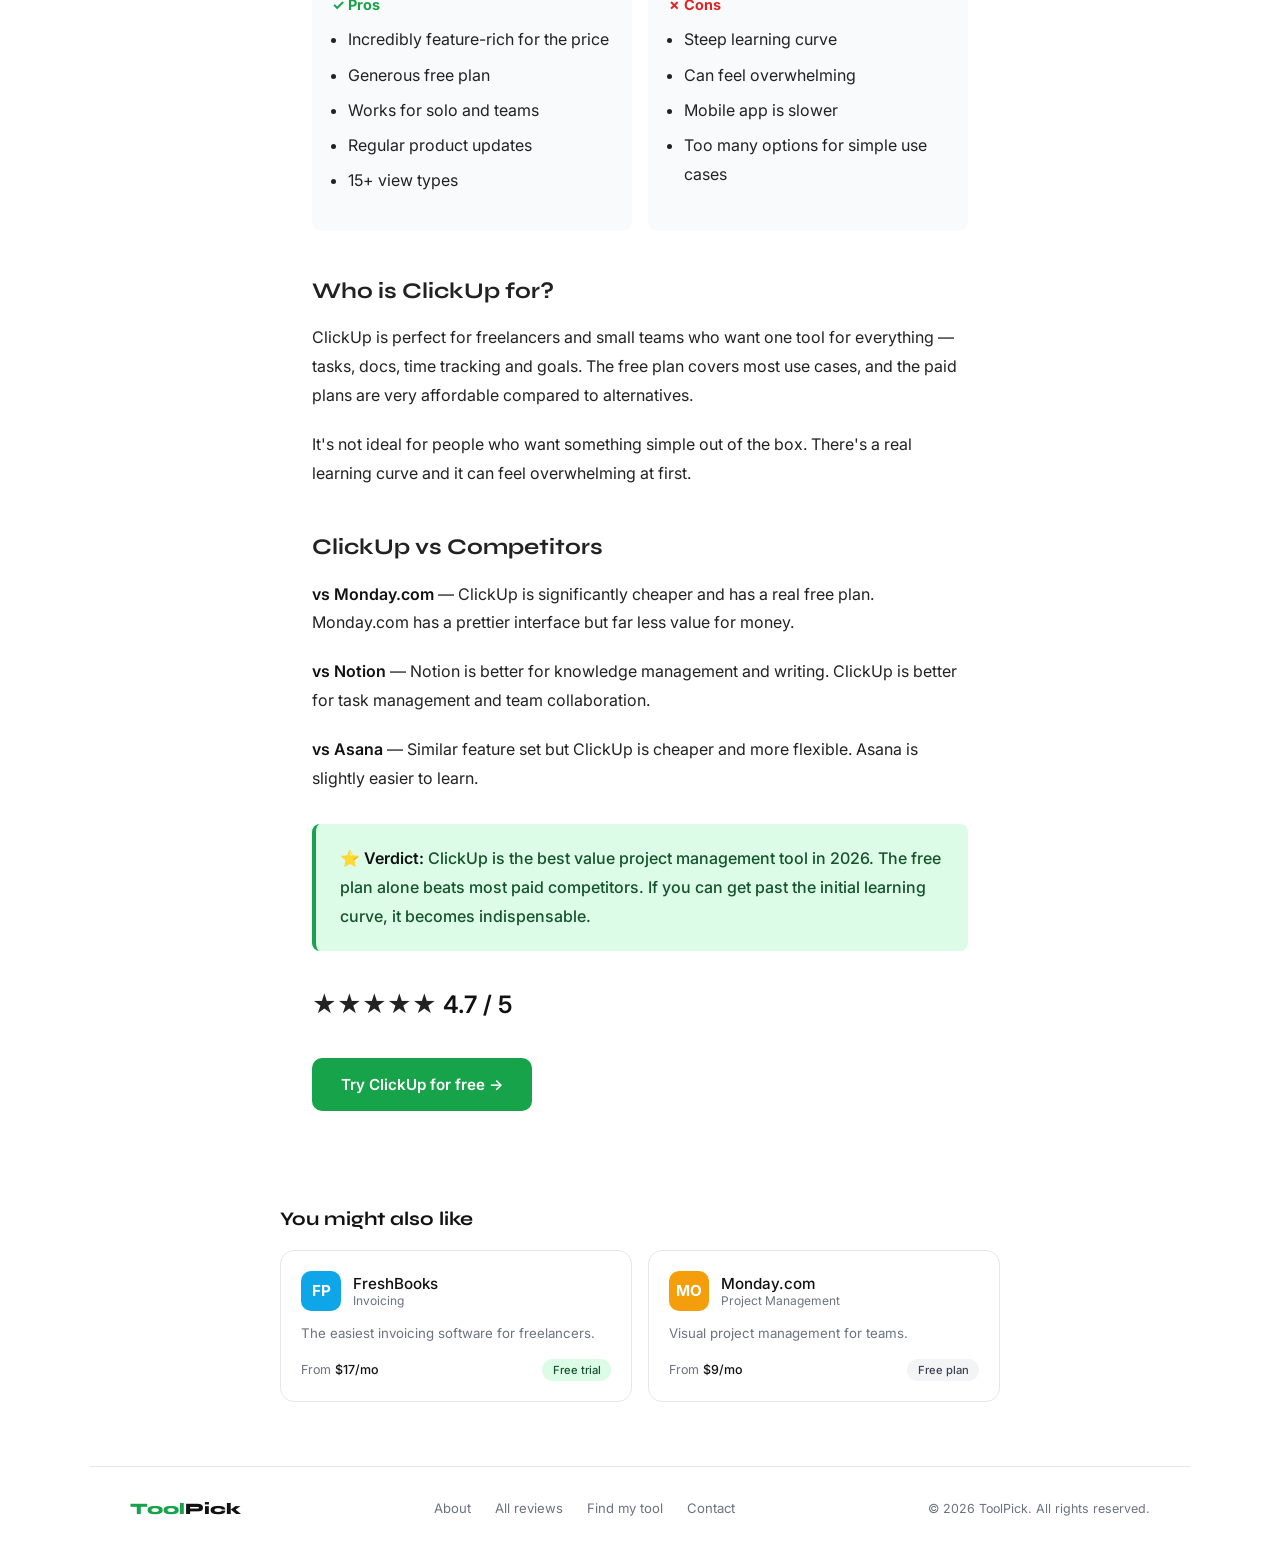
<file: clickup.html>
<!DOCTYPE html>
<html lang="en">
<head>
<meta charset="UTF-8">
<meta name="viewport" content="width=device-width, initial-scale=1.0">
<title>ClickUp Review 2026 – ToolPick</title>
<meta name="description" content="Honest ClickUp review 2026. Is it really the best project management tool for freelancers and small teams? Pricing, features, pros and cons.">
<link href="https://fonts.googleapis.com/css2?family=Syne:wght@400;500;700;800&family=Inter:wght@400;500&display=swap" rel="stylesheet">
<link rel="stylesheet" href="style.css">
</head>
<body>

<nav>
  <a href="index.html" class="logo">Tool<span>Pick</span></a>
  <div class="nav-links">
    <a href="blog.html">Reviews</a>
    <a href="blog.html#crm">CRM</a>
    <a href="blog.html#invoicing">Invoicing</a>
    <a href="blog.html#project">Project mgmt</a>
  </div>
  <a href="quiz.html" class="nav-cta">Find my tool</a>
</nav>

<div class="article-wrap">
  <a href="blog.html" class="back-link">← Back to all reviews</a>

  <div style="display:flex;gap:0.75rem;align-items:center;margin-bottom:1.25rem;">
    <span class="pill pill-green">Project Management</span>
    <span class="pill pill-gray">Productivity</span>
  </div>

  <h1>ClickUp Review 2026: Is It Really the Best Project Management Tool?</h1>

  <div class="article-meta">
    <span>📅 March 15, 2026</span>
    <span>⏱ 6 min read</span>
    <span><span class="stars">★★★★★</span> 4.7/5</span>
  </div>

  <div class="article-body">
    <p>ClickUp claims to replace every other tool you use. Bold claim. We put it to the test for 60 days with a small team of 3 people to give you the full picture.</p>

    <h2>What is ClickUp?</h2>
    <p>ClickUp is an all-in-one productivity platform that combines task management, docs, goals, chat and dashboards in one place. It targets freelancers, small teams and large enterprises alike — which is both its strength and its weakness.</p>

    <h2>Pricing</h2>
    <ul>
      <li><strong>Free</strong> — Unlimited tasks, limited features</li>
      <li><strong>Unlimited</strong> — $7/user/month</li>
      <li><strong>Business</strong> — $12/user/month</li>
      <li><strong>Enterprise</strong> — Custom pricing</li>
    </ul>
    <p>The free plan is genuinely generous — most freelancers can run their entire business on it.</p>

    <h2>Key Features</h2>
    <p><strong>Tasks & subtasks</strong> — Highly customizable task management with 15+ views including List, Board, Calendar, Gantt and Timeline. You can build any workflow you need.</p>
    <p><strong>Docs</strong> — Create wikis, SOPs and project briefs directly inside ClickUp. No need for Notion or Google Docs if you're already using ClickUp.</p>
    <p><strong>Goals</strong> — Set OKRs and track progress automatically as tasks get completed. Great for staying focused on what actually matters.</p>
    <p><strong>Automations</strong> — 100+ automation templates to eliminate repetitive work. Move tasks, send notifications and update statuses automatically.</p>
    <p><strong>Time tracking</strong> — Built-in time tracker with detailed reports. Log hours per task and generate reports for client billing.</p>

    <h2>Pros & Cons</h2>
    <div class="pros-cons">
      <div class="pros">
        <h3>✓ Pros</h3>
        <ul>
          <li>Incredibly feature-rich for the price</li>
          <li>Generous free plan</li>
          <li>Works for solo and teams</li>
          <li>Regular product updates</li>
          <li>15+ view types</li>
        </ul>
      </div>
      <div class="cons">
        <h3>✗ Cons</h3>
        <ul>
          <li>Steep learning curve</li>
          <li>Can feel overwhelming</li>
          <li>Mobile app is slower</li>
          <li>Too many options for simple use cases</li>
        </ul>
      </div>
    </div>

    <h2>Who is ClickUp for?</h2>
    <p>ClickUp is perfect for freelancers and small teams who want one tool for everything — tasks, docs, time tracking and goals. The free plan covers most use cases, and the paid plans are very affordable compared to alternatives.</p>
    <p>It's not ideal for people who want something simple out of the box. There's a real learning curve and it can feel overwhelming at first.</p>

    <h2>ClickUp vs Competitors</h2>
    <p><strong>vs Monday.com</strong> — ClickUp is significantly cheaper and has a real free plan. Monday.com has a prettier interface but far less value for money.</p>
    <p><strong>vs Notion</strong> — Notion is better for knowledge management and writing. ClickUp is better for task management and team collaboration.</p>
    <p><strong>vs Asana</strong> — Similar feature set but ClickUp is cheaper and more flexible. Asana is slightly easier to learn.</p>

    <div class="verdict-box">
      <p>⭐ <strong>Verdict:</strong> ClickUp is the best value project management tool in 2026. The free plan alone beats most paid competitors. If you can get past the initial learning curve, it becomes indispensable.</p>
    </div>

    <div class="rating">★★★★★ <strong>4.7 / 5</strong></div>

    <a href="https://www.clickup.com" target="_blank" class="cta-link">Try ClickUp for free →</a>
  </div>
</div>

<section style="padding:0 2rem 4rem;">
  <div style="max-width:720px;margin:0 auto;">
    <h2 style="font-family:'Syne',sans-serif;font-weight:700;font-size:1.2rem;margin-bottom:1.25rem;">You might also like</h2>
    <div class="tool-grid">
      <a class="tool-card" href="freshbooks.html">
        <div class="tool-top"><div class="tool-logo" style="background:#0ea5e9;">FP</div><div><div class="tool-name">FreshBooks</div><div class="tool-cat">Invoicing</div></div></div>
        <div class="tool-desc">The easiest invoicing software for freelancers.</div>
        <div class="tool-bottom"><div class="tool-price">From <strong>$17/mo</strong></div><span class="pill pill-green">Free trial</span></div>
      </a>
      <a class="tool-card" href="monday.html">
        <div class="tool-top"><div class="tool-logo" style="background:#f59e0b;">MO</div><div><div class="tool-name">Monday.com</div><div class="tool-cat">Project Management</div></div></div>
        <div class="tool-desc">Visual project management for teams.</div>
        <div class="tool-bottom"><div class="tool-price">From <strong>$9/mo</strong></div><span class="pill pill-gray">Free plan</span></div>
      </a>
    </div>
  </div>
</section>

<footer>
  <div class="footer-logo">Tool<span>Pick</span></div>
  <div class="footer-links">
    <a href="#">About</a>
    <a href="blog.html">All reviews</a>
    <a href="quiz.html">Find my tool</a>
    <a href="#">Contact</a>
  </div>
  <div class="footer-copy">© 2026 ToolPick. All rights reserved.</div>
</footer>

</body>
</html>
</file>
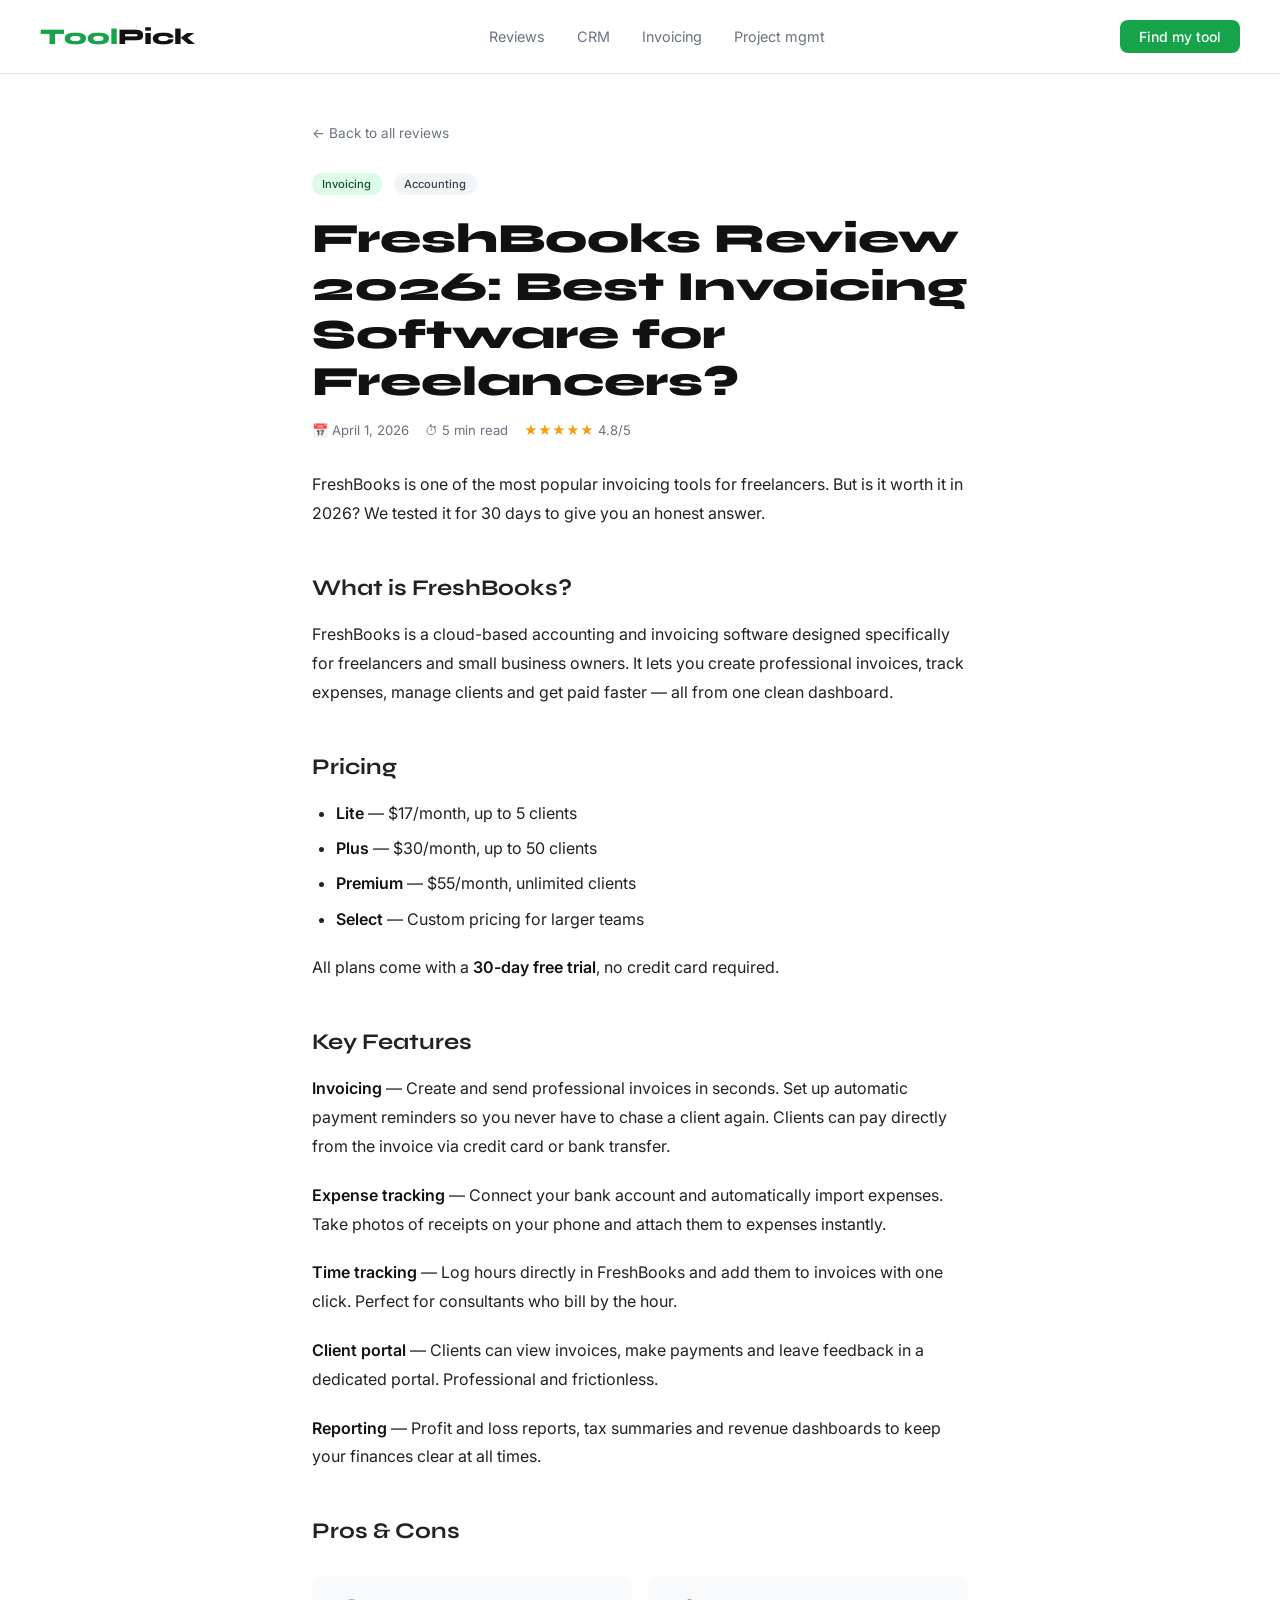
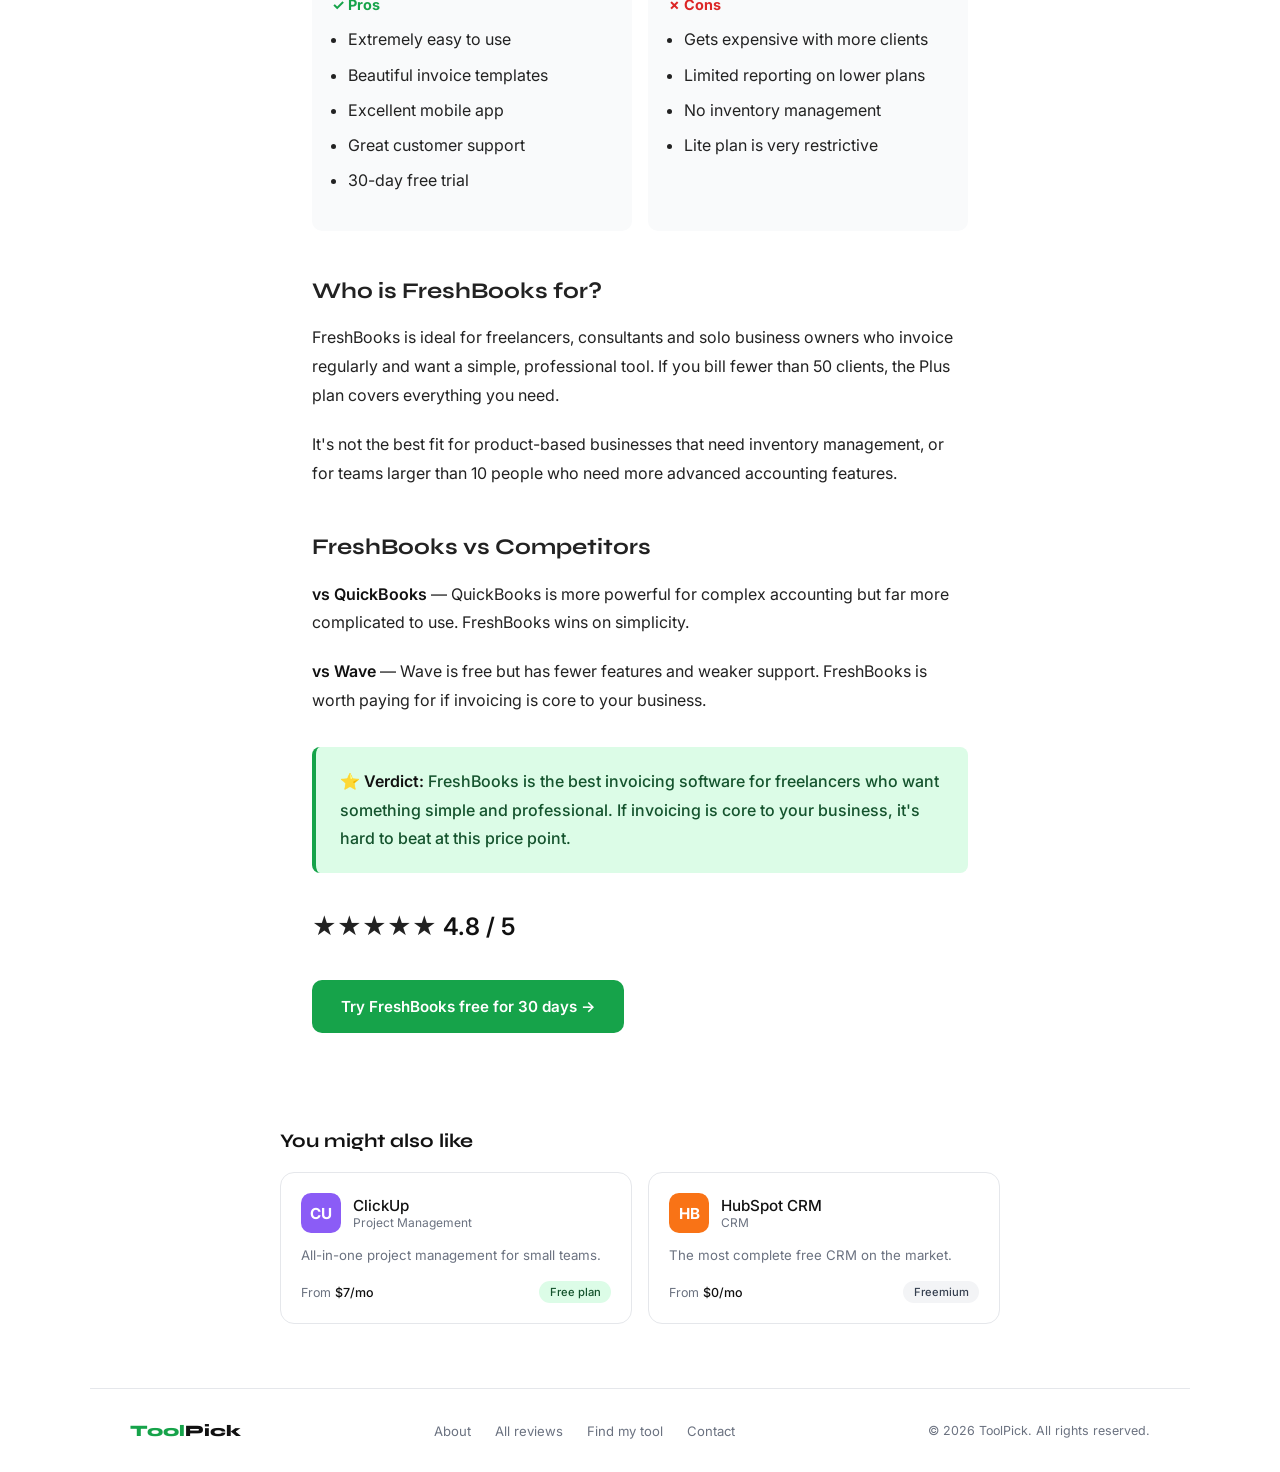
<file: freshbooks.html>
<!DOCTYPE html>
<html lang="en">
<head>
<meta charset="UTF-8">
<meta name="viewport" content="width=device-width, initial-scale=1.0">
<title>FreshBooks Review 2026 – ToolPick</title>
<meta name="description" content="An honest review of FreshBooks invoicing software. Is it worth it for freelancers in 2026? Pricing, features, pros and cons.">
<link href="https://fonts.googleapis.com/css2?family=Syne:wght@400;500;700;800&family=Inter:wght@400;500&display=swap" rel="stylesheet">
<link rel="stylesheet" href="style.css">
</head>
<body>

<nav>
  <a href="index.html" class="logo">Tool<span>Pick</span></a>
  <div class="nav-links">
    <a href="blog.html">Reviews</a>
    <a href="blog.html#crm">CRM</a>
    <a href="blog.html#invoicing">Invoicing</a>
    <a href="blog.html#project">Project mgmt</a>
  </div>
  <a href="quiz.html" class="nav-cta">Find my tool</a>
</nav>

<div class="article-wrap">
  <a href="blog.html" class="back-link">← Back to all reviews</a>

  <div style="display:flex;gap:0.75rem;align-items:center;margin-bottom:1.25rem;">
    <span class="pill pill-green">Invoicing</span>
    <span class="pill pill-gray">Accounting</span>
  </div>

  <h1>FreshBooks Review 2026: Best Invoicing Software for Freelancers?</h1>

  <div class="article-meta">
    <span>📅 April 1, 2026</span>
    <span>⏱ 5 min read</span>
    <span><span class="stars">★★★★★</span> 4.8/5</span>
  </div>

  <div class="article-body">
    <p>FreshBooks is one of the most popular invoicing tools for freelancers. But is it worth it in 2026? We tested it for 30 days to give you an honest answer.</p>

    <h2>What is FreshBooks?</h2>
    <p>FreshBooks is a cloud-based accounting and invoicing software designed specifically for freelancers and small business owners. It lets you create professional invoices, track expenses, manage clients and get paid faster — all from one clean dashboard.</p>

    <h2>Pricing</h2>
    <ul>
      <li><strong>Lite</strong> — $17/month, up to 5 clients</li>
      <li><strong>Plus</strong> — $30/month, up to 50 clients</li>
      <li><strong>Premium</strong> — $55/month, unlimited clients</li>
      <li><strong>Select</strong> — Custom pricing for larger teams</li>
    </ul>
    <p>All plans come with a <strong>30-day free trial</strong>, no credit card required.</p>

    <h2>Key Features</h2>
    <p><strong>Invoicing</strong> — Create and send professional invoices in seconds. Set up automatic payment reminders so you never have to chase a client again. Clients can pay directly from the invoice via credit card or bank transfer.</p>
    <p><strong>Expense tracking</strong> — Connect your bank account and automatically import expenses. Take photos of receipts on your phone and attach them to expenses instantly.</p>
    <p><strong>Time tracking</strong> — Log hours directly in FreshBooks and add them to invoices with one click. Perfect for consultants who bill by the hour.</p>
    <p><strong>Client portal</strong> — Clients can view invoices, make payments and leave feedback in a dedicated portal. Professional and frictionless.</p>
    <p><strong>Reporting</strong> — Profit and loss reports, tax summaries and revenue dashboards to keep your finances clear at all times.</p>

    <h2>Pros & Cons</h2>
    <div class="pros-cons">
      <div class="pros">
        <h3>✓ Pros</h3>
        <ul>
          <li>Extremely easy to use</li>
          <li>Beautiful invoice templates</li>
          <li>Excellent mobile app</li>
          <li>Great customer support</li>
          <li>30-day free trial</li>
        </ul>
      </div>
      <div class="cons">
        <h3>✗ Cons</h3>
        <ul>
          <li>Gets expensive with more clients</li>
          <li>Limited reporting on lower plans</li>
          <li>No inventory management</li>
          <li>Lite plan is very restrictive</li>
        </ul>
      </div>
    </div>

    <h2>Who is FreshBooks for?</h2>
    <p>FreshBooks is ideal for freelancers, consultants and solo business owners who invoice regularly and want a simple, professional tool. If you bill fewer than 50 clients, the Plus plan covers everything you need.</p>
    <p>It's not the best fit for product-based businesses that need inventory management, or for teams larger than 10 people who need more advanced accounting features.</p>

    <h2>FreshBooks vs Competitors</h2>
    <p><strong>vs QuickBooks</strong> — QuickBooks is more powerful for complex accounting but far more complicated to use. FreshBooks wins on simplicity.</p>
    <p><strong>vs Wave</strong> — Wave is free but has fewer features and weaker support. FreshBooks is worth paying for if invoicing is core to your business.</p>

    <div class="verdict-box">
      <p>⭐ <strong>Verdict:</strong> FreshBooks is the best invoicing software for freelancers who want something simple and professional. If invoicing is core to your business, it's hard to beat at this price point.</p>
    </div>

    <div class="rating">★★★★★ <strong>4.8 / 5</strong></div>

    <a href="https://www.freshbooks.com" target="_blank" class="cta-link">Try FreshBooks free for 30 days →</a>
  </div>
</div>

<section style="padding:0 2rem 4rem;">
  <div style="max-width:720px;margin:0 auto;">
    <h2 style="font-family:'Syne',sans-serif;font-weight:700;font-size:1.2rem;margin-bottom:1.25rem;">You might also like</h2>
    <div class="tool-grid">
      <a class="tool-card" href="clickup.html">
        <div class="tool-top"><div class="tool-logo" style="background:#8b5cf6;">CU</div><div><div class="tool-name">ClickUp</div><div class="tool-cat">Project Management</div></div></div>
        <div class="tool-desc">All-in-one project management for small teams.</div>
        <div class="tool-bottom"><div class="tool-price">From <strong>$7/mo</strong></div><span class="pill pill-green">Free plan</span></div>
      </a>
      <a class="tool-card" href="hubspot.html">
        <div class="tool-top"><div class="tool-logo" style="background:#f97316;">HB</div><div><div class="tool-name">HubSpot CRM</div><div class="tool-cat">CRM</div></div></div>
        <div class="tool-desc">The most complete free CRM on the market.</div>
        <div class="tool-bottom"><div class="tool-price">From <strong>$0/mo</strong></div><span class="pill pill-gray">Freemium</span></div>
      </a>
    </div>
  </div>
</section>

<footer>
  <div class="footer-logo">Tool<span>Pick</span></div>
  <div class="footer-links">
    <a href="#">About</a>
    <a href="blog.html">All reviews</a>
    <a href="quiz.html">Find my tool</a>
    <a href="#">Contact</a>
  </div>
  <div class="footer-copy">© 2026 ToolPick. All rights reserved.</div>
</footer>

</body>
</html>
</file>
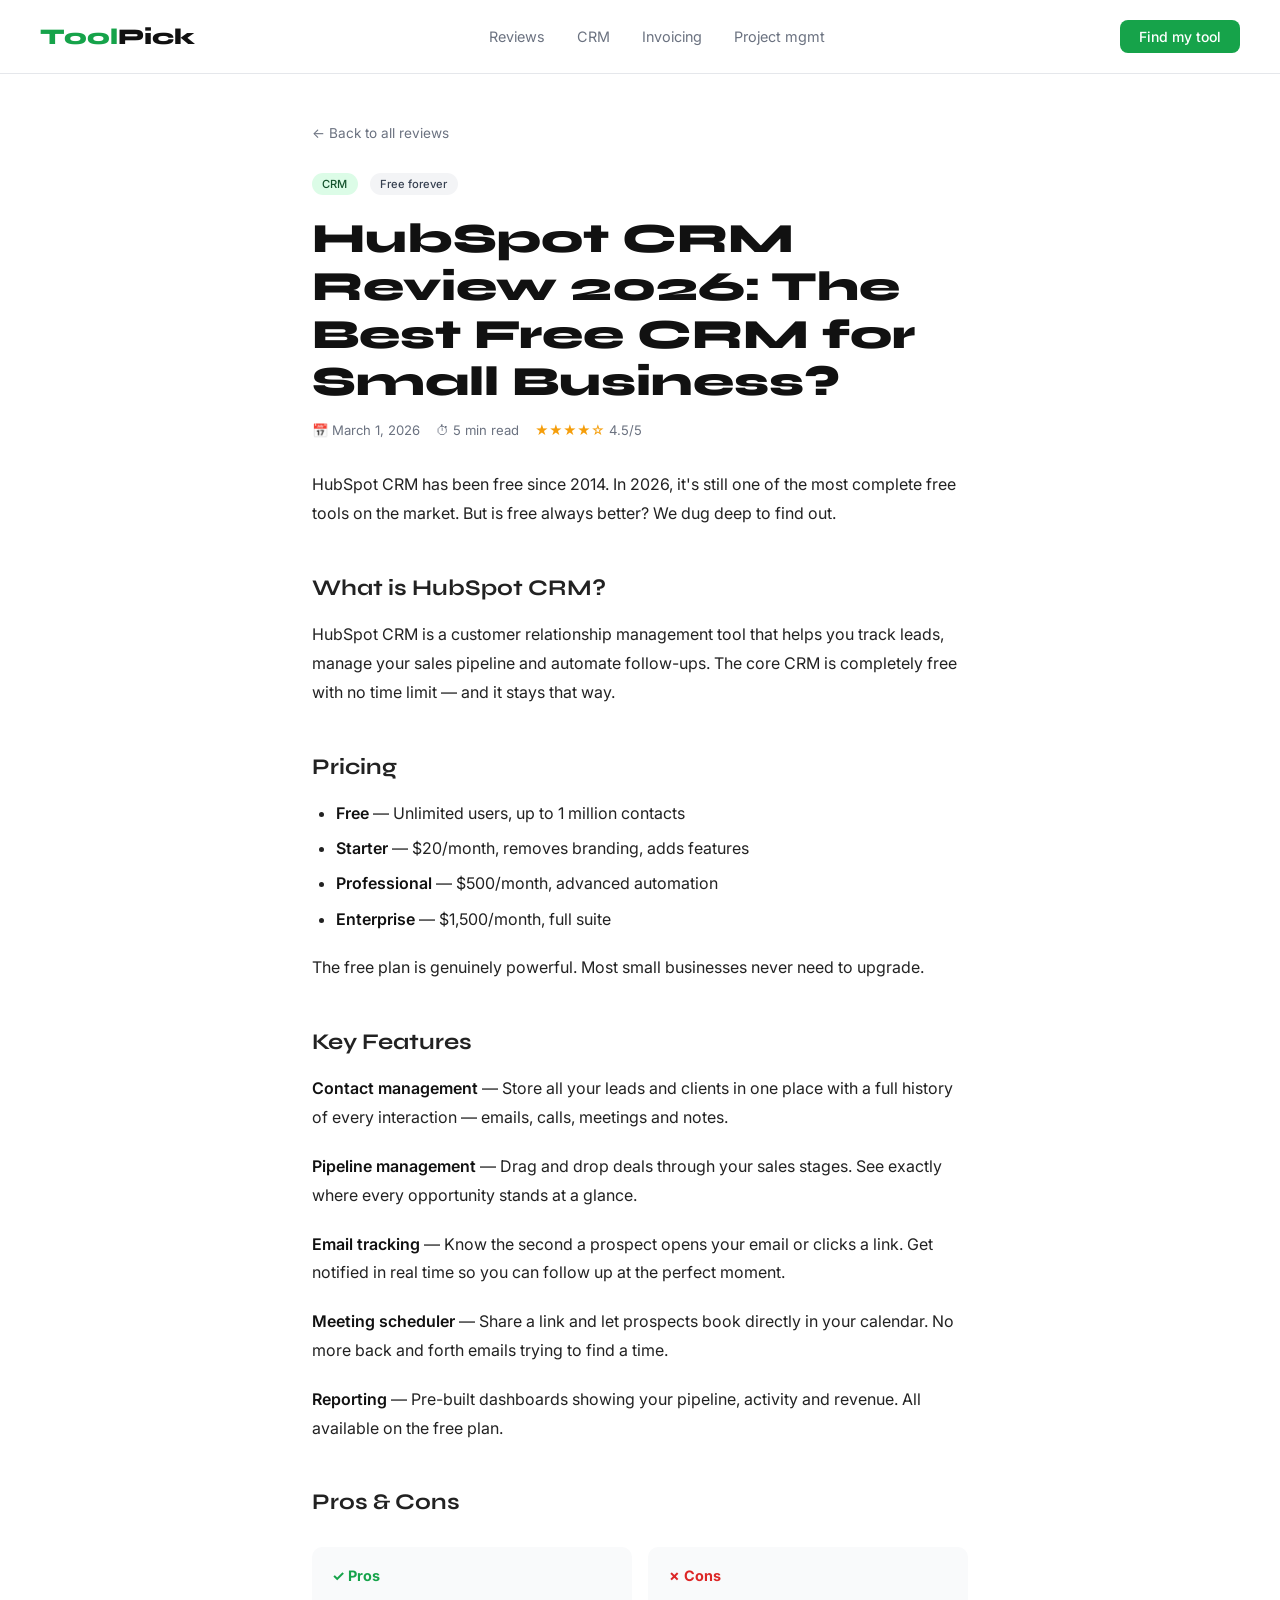
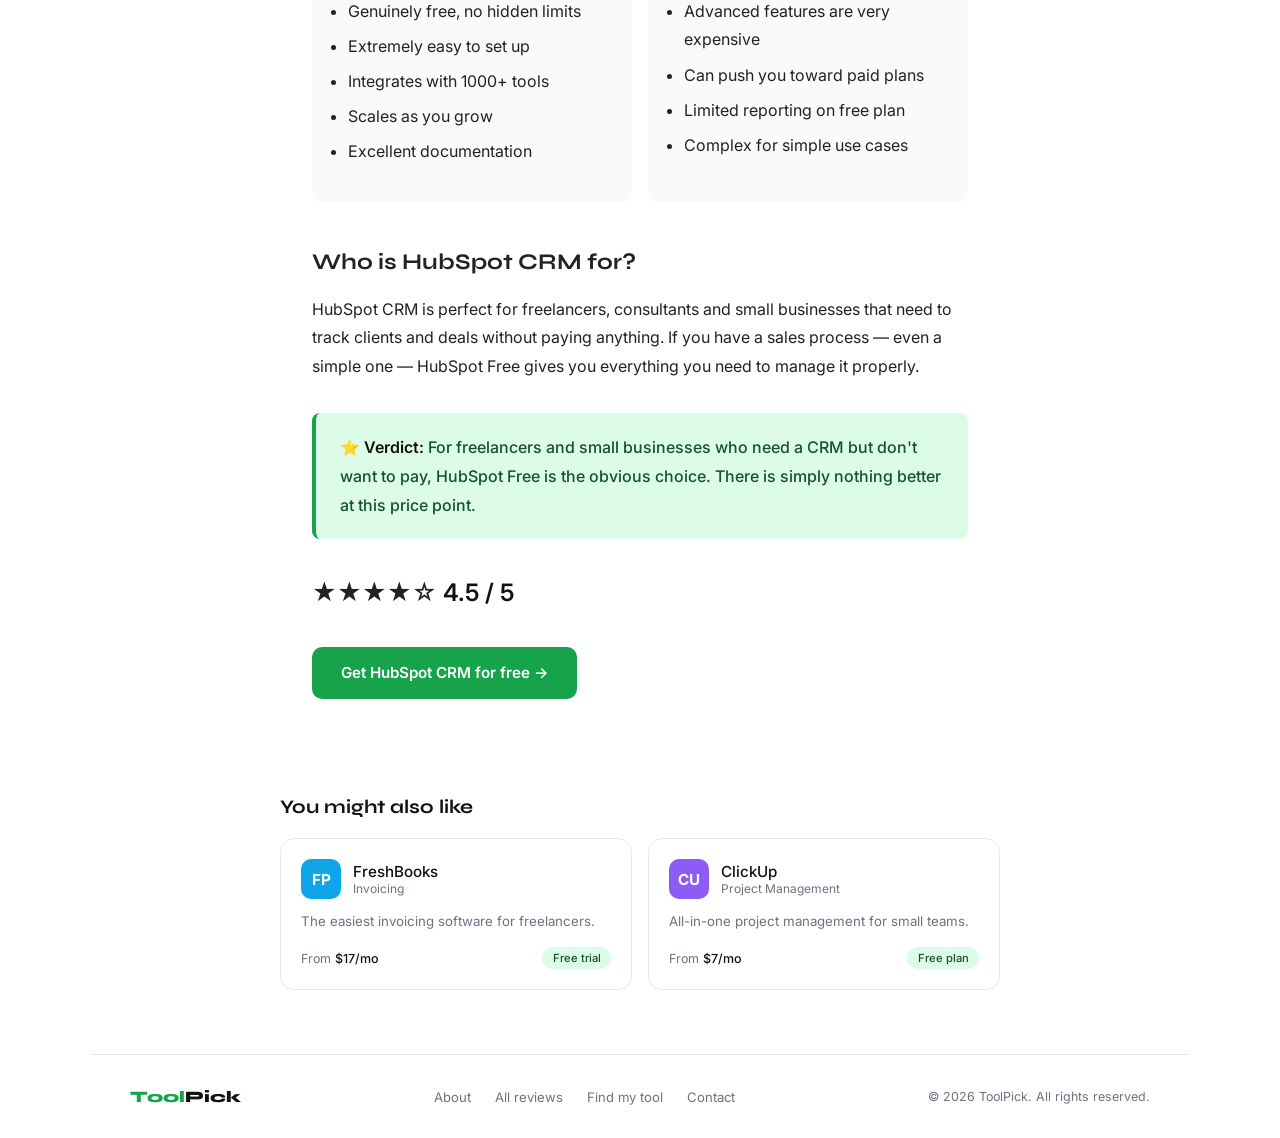
<file: hubspot.html>
<!DOCTYPE html>
<html lang="en">
<head>
<meta charset="UTF-8">
<meta name="viewport" content="width=device-width, initial-scale=1.0">
<title>HubSpot CRM Review 2026 – ToolPick</title>
<meta name="description" content="HubSpot CRM is free forever. But is it good enough for freelancers and small businesses? Our honest review.">
<link href="https://fonts.googleapis.com/css2?family=Syne:wght@400;500;700;800&family=Inter:wght@400;500&display=swap" rel="stylesheet">
<link rel="stylesheet" href="style.css">
</head>
<body>

<nav>
  <a href="index.html" class="logo">Tool<span>Pick</span></a>
  <div class="nav-links">
    <a href="blog.html">Reviews</a>
    <a href="blog.html#crm">CRM</a>
    <a href="blog.html#invoicing">Invoicing</a>
    <a href="blog.html#project">Project mgmt</a>
  </div>
  <a href="quiz.html" class="nav-cta">Find my tool</a>
</nav>

<div class="article-wrap">
  <a href="blog.html" class="back-link">← Back to all reviews</a>

  <div style="display:flex;gap:0.75rem;align-items:center;margin-bottom:1.25rem;">
    <span class="pill pill-green">CRM</span>
    <span class="pill pill-gray">Free forever</span>
  </div>

  <h1>HubSpot CRM Review 2026: The Best Free CRM for Small Business?</h1>

  <div class="article-meta">
    <span>📅 March 1, 2026</span>
    <span>⏱ 5 min read</span>
    <span><span class="stars">★★★★☆</span> 4.5/5</span>
  </div>

  <div class="article-body">
    <p>HubSpot CRM has been free since 2014. In 2026, it's still one of the most complete free tools on the market. But is free always better? We dug deep to find out.</p>

    <h2>What is HubSpot CRM?</h2>
    <p>HubSpot CRM is a customer relationship management tool that helps you track leads, manage your sales pipeline and automate follow-ups. The core CRM is completely free with no time limit — and it stays that way.</p>

    <h2>Pricing</h2>
    <ul>
      <li><strong>Free</strong> — Unlimited users, up to 1 million contacts</li>
      <li><strong>Starter</strong> — $20/month, removes branding, adds features</li>
      <li><strong>Professional</strong> — $500/month, advanced automation</li>
      <li><strong>Enterprise</strong> — $1,500/month, full suite</li>
    </ul>
    <p>The free plan is genuinely powerful. Most small businesses never need to upgrade.</p>

    <h2>Key Features</h2>
    <p><strong>Contact management</strong> — Store all your leads and clients in one place with a full history of every interaction — emails, calls, meetings and notes.</p>
    <p><strong>Pipeline management</strong> — Drag and drop deals through your sales stages. See exactly where every opportunity stands at a glance.</p>
    <p><strong>Email tracking</strong> — Know the second a prospect opens your email or clicks a link. Get notified in real time so you can follow up at the perfect moment.</p>
    <p><strong>Meeting scheduler</strong> — Share a link and let prospects book directly in your calendar. No more back and forth emails trying to find a time.</p>
    <p><strong>Reporting</strong> — Pre-built dashboards showing your pipeline, activity and revenue. All available on the free plan.</p>

    <h2>Pros & Cons</h2>
    <div class="pros-cons">
      <div class="pros">
        <h3>✓ Pros</h3>
        <ul>
          <li>Genuinely free, no hidden limits</li>
          <li>Extremely easy to set up</li>
          <li>Integrates with 1000+ tools</li>
          <li>Scales as you grow</li>
          <li>Excellent documentation</li>
        </ul>
      </div>
      <div class="cons">
        <h3>✗ Cons</h3>
        <ul>
          <li>Advanced features are very expensive</li>
          <li>Can push you toward paid plans</li>
          <li>Limited reporting on free plan</li>
          <li>Complex for simple use cases</li>
        </ul>
      </div>
    </div>

    <h2>Who is HubSpot CRM for?</h2>
    <p>HubSpot CRM is perfect for freelancers, consultants and small businesses that need to track clients and deals without paying anything. If you have a sales process — even a simple one — HubSpot Free gives you everything you need to manage it properly.</p>

    <div class="verdict-box">
      <p>⭐ <strong>Verdict:</strong> For freelancers and small businesses who need a CRM but don't want to pay, HubSpot Free is the obvious choice. There is simply nothing better at this price point.</p>
    </div>

    <div class="rating">★★★★☆ <strong>4.5 / 5</strong></div>

    <a href="https://www.hubspot.com/products/crm" target="_blank" class="cta-link">Get HubSpot CRM for free →</a>
  </div>
</div>

<section style="padding:0 2rem 4rem;">
  <div style="max-width:720px;margin:0 auto;">
    <h2 style="font-family:'Syne',sans-serif;font-weight:700;font-size:1.2rem;margin-bottom:1.25rem;">You might also like</h2>
    <div class="tool-grid">
      <a class="tool-card" href="freshbooks.html">
        <div class="tool-top"><div class="tool-logo" style="background:#0ea5e9;">FP</div><div><div class="tool-name">FreshBooks</div><div class="tool-cat">Invoicing</div></div></div>
        <div class="tool-desc">The easiest invoicing software for freelancers.</div>
        <div class="tool-bottom"><div class="tool-price">From <strong>$17/mo</strong></div><span class="pill pill-green">Free trial</span></div>
      </a>
      <a class="tool-card" href="clickup.html">
        <div class="tool-top"><div class="tool-logo" style="background:#8b5cf6;">CU</div><div><div class="tool-name">ClickUp</div><div class="tool-cat">Project Management</div></div></div>
        <div class="tool-desc">All-in-one project management for small teams.</div>
        <div class="tool-bottom"><div class="tool-price">From <strong>$7/mo</strong></div><span class="pill pill-green">Free plan</span></div>
      </a>
    </div>
  </div>
</section>

<footer>
  <div class="footer-logo">Tool<span>Pick</span></div>
  <div class="footer-links">
    <a href="#">About</a>
    <a href="blog.html">All reviews</a>
    <a href="quiz.html">Find my tool</a>
    <a href="#">Contact</a>
  </div>
  <div class="footer-copy">© 2026 ToolPick. All rights reserved.</div>
</footer>

</body>
</html>
</file>
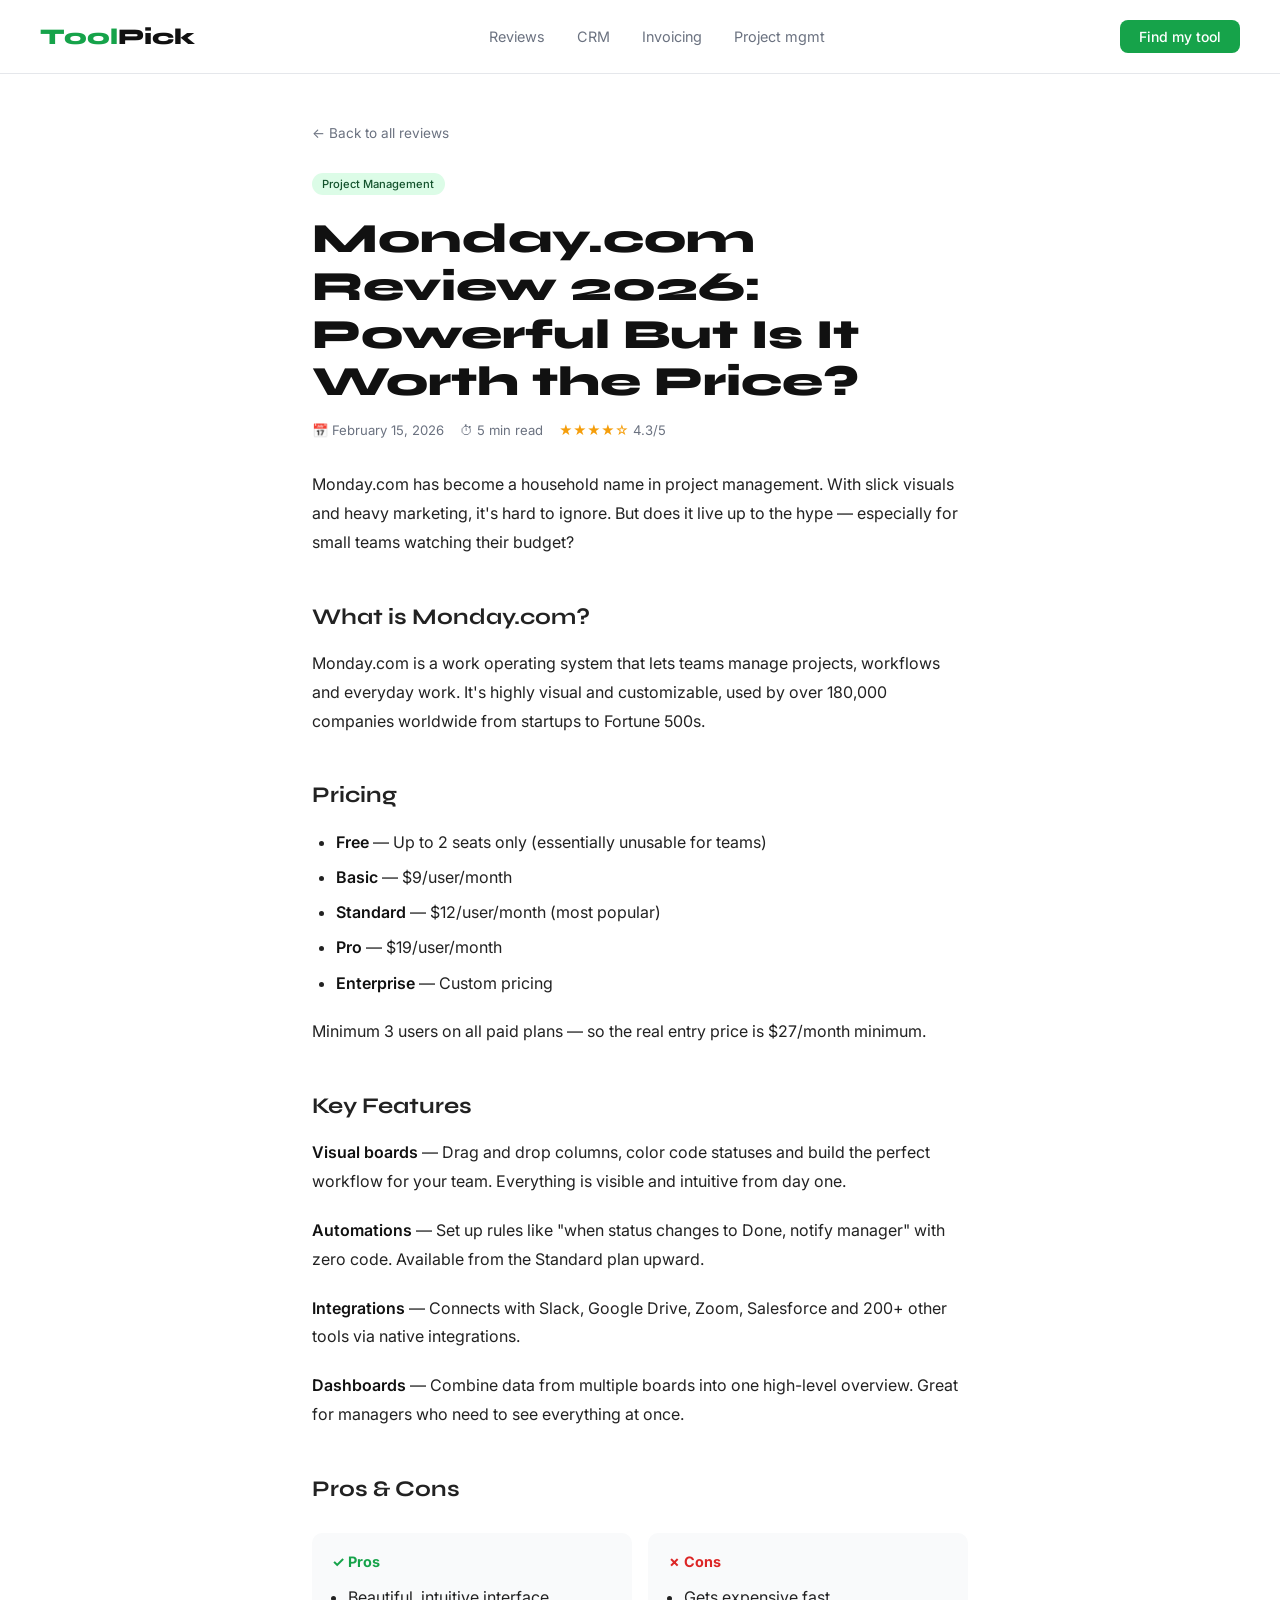
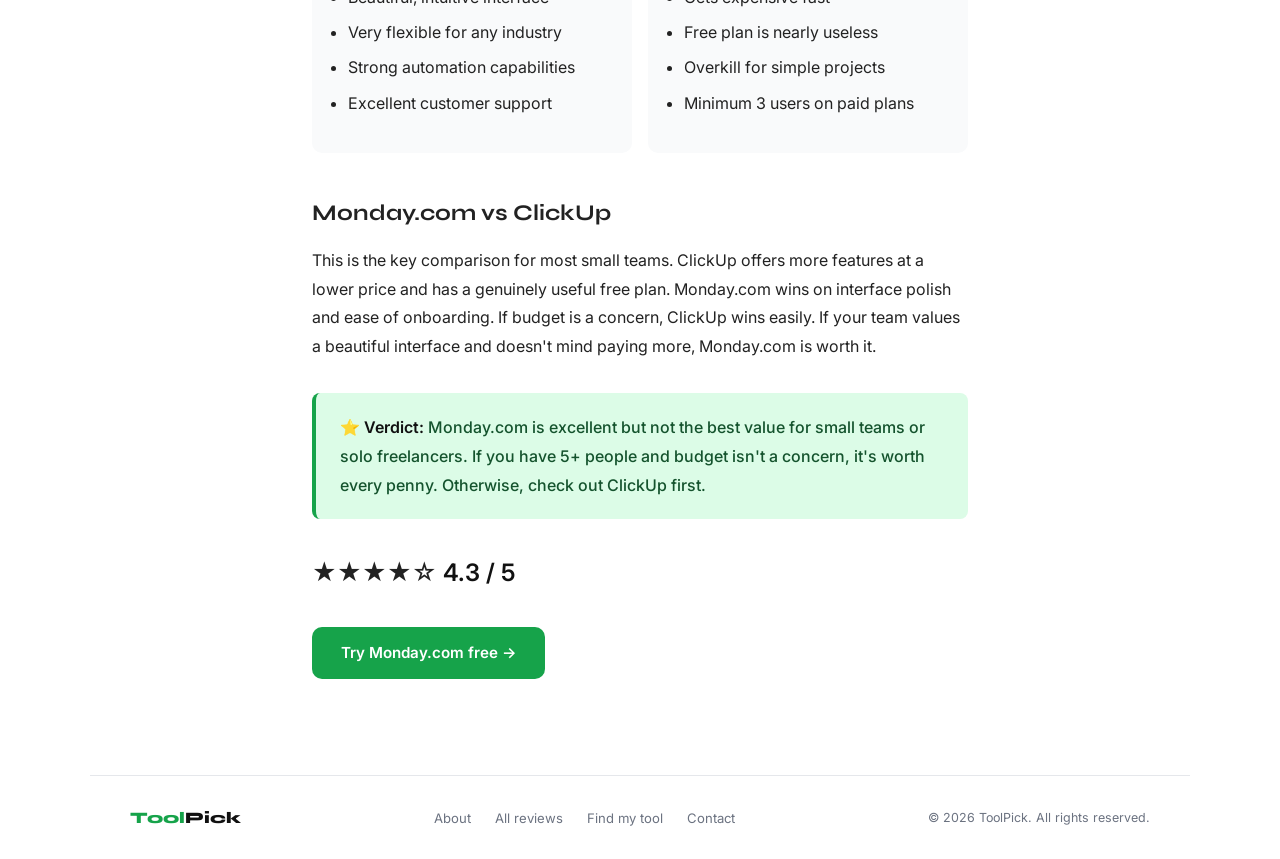
<file: monday.html>
<!DOCTYPE html>
<html lang="en">
<head>
<meta charset="UTF-8">
<meta name="viewport" content="width=device-width, initial-scale=1.0">
<title>Monday.com Review 2026 – ToolPick</title>
<meta name="description" content="Monday.com review 2026. Is it worth $9-19/user/month for small teams? Honest take on features, pricing, pros and cons.">
<link href="https://fonts.googleapis.com/css2?family=Syne:wght@400;500;700;800&family=Inter:wght@400;500&display=swap" rel="stylesheet">
<link rel="stylesheet" href="style.css">
</head>
<body>

<nav>
  <a href="index.html" class="logo">Tool<span>Pick</span></a>
  <div class="nav-links">
    <a href="blog.html">Reviews</a>
    <a href="blog.html#crm">CRM</a>
    <a href="blog.html#invoicing">Invoicing</a>
    <a href="blog.html#project">Project mgmt</a>
  </div>
  <a href="quiz.html" class="nav-cta">Find my tool</a>
</nav>

<div class="article-wrap">
  <a href="blog.html" class="back-link">← Back to all reviews</a>

  <div style="display:flex;gap:0.75rem;align-items:center;margin-bottom:1.25rem;">
    <span class="pill pill-green">Project Management</span>
  </div>

  <h1>Monday.com Review 2026: Powerful But Is It Worth the Price?</h1>

  <div class="article-meta">
    <span>📅 February 15, 2026</span>
    <span>⏱ 5 min read</span>
    <span><span class="stars">★★★★☆</span> 4.3/5</span>
  </div>

  <div class="article-body">
    <p>Monday.com has become a household name in project management. With slick visuals and heavy marketing, it's hard to ignore. But does it live up to the hype — especially for small teams watching their budget?</p>

    <h2>What is Monday.com?</h2>
    <p>Monday.com is a work operating system that lets teams manage projects, workflows and everyday work. It's highly visual and customizable, used by over 180,000 companies worldwide from startups to Fortune 500s.</p>

    <h2>Pricing</h2>
    <ul>
      <li><strong>Free</strong> — Up to 2 seats only (essentially unusable for teams)</li>
      <li><strong>Basic</strong> — $9/user/month</li>
      <li><strong>Standard</strong> — $12/user/month (most popular)</li>
      <li><strong>Pro</strong> — $19/user/month</li>
      <li><strong>Enterprise</strong> — Custom pricing</li>
    </ul>
    <p>Minimum 3 users on all paid plans — so the real entry price is $27/month minimum.</p>

    <h2>Key Features</h2>
    <p><strong>Visual boards</strong> — Drag and drop columns, color code statuses and build the perfect workflow for your team. Everything is visible and intuitive from day one.</p>
    <p><strong>Automations</strong> — Set up rules like "when status changes to Done, notify manager" with zero code. Available from the Standard plan upward.</p>
    <p><strong>Integrations</strong> — Connects with Slack, Google Drive, Zoom, Salesforce and 200+ other tools via native integrations.</p>
    <p><strong>Dashboards</strong> — Combine data from multiple boards into one high-level overview. Great for managers who need to see everything at once.</p>

    <h2>Pros & Cons</h2>
    <div class="pros-cons">
      <div class="pros">
        <h3>✓ Pros</h3>
        <ul>
          <li>Beautiful, intuitive interface</li>
          <li>Very flexible for any industry</li>
          <li>Strong automation capabilities</li>
          <li>Excellent customer support</li>
        </ul>
      </div>
      <div class="cons">
        <h3>✗ Cons</h3>
        <ul>
          <li>Gets expensive fast</li>
          <li>Free plan is nearly useless</li>
          <li>Overkill for simple projects</li>
          <li>Minimum 3 users on paid plans</li>
        </ul>
      </div>
    </div>

    <h2>Monday.com vs ClickUp</h2>
    <p>This is the key comparison for most small teams. ClickUp offers more features at a lower price and has a genuinely useful free plan. Monday.com wins on interface polish and ease of onboarding. If budget is a concern, ClickUp wins easily. If your team values a beautiful interface and doesn't mind paying more, Monday.com is worth it.</p>

    <div class="verdict-box">
      <p>⭐ <strong>Verdict:</strong> Monday.com is excellent but not the best value for small teams or solo freelancers. If you have 5+ people and budget isn't a concern, it's worth every penny. Otherwise, check out ClickUp first.</p>
    </div>

    <div class="rating">★★★★☆ <strong>4.3 / 5</strong></div>

    <a href="https://www.monday.com" target="_blank" class="cta-link">Try Monday.com free →</a>
  </div>
</div>

<footer>
  <div class="footer-logo">Tool<span>Pick</span></div>
  <div class="footer-links">
    <a href="#">About</a>
    <a href="blog.html">All reviews</a>
    <a href="quiz.html">Find my tool</a>
    <a href="#">Contact</a>
  </div>
  <div class="footer-copy">© 2026 ToolPick. All rights reserved.</div>
</footer>
</body>
</html>
</file>
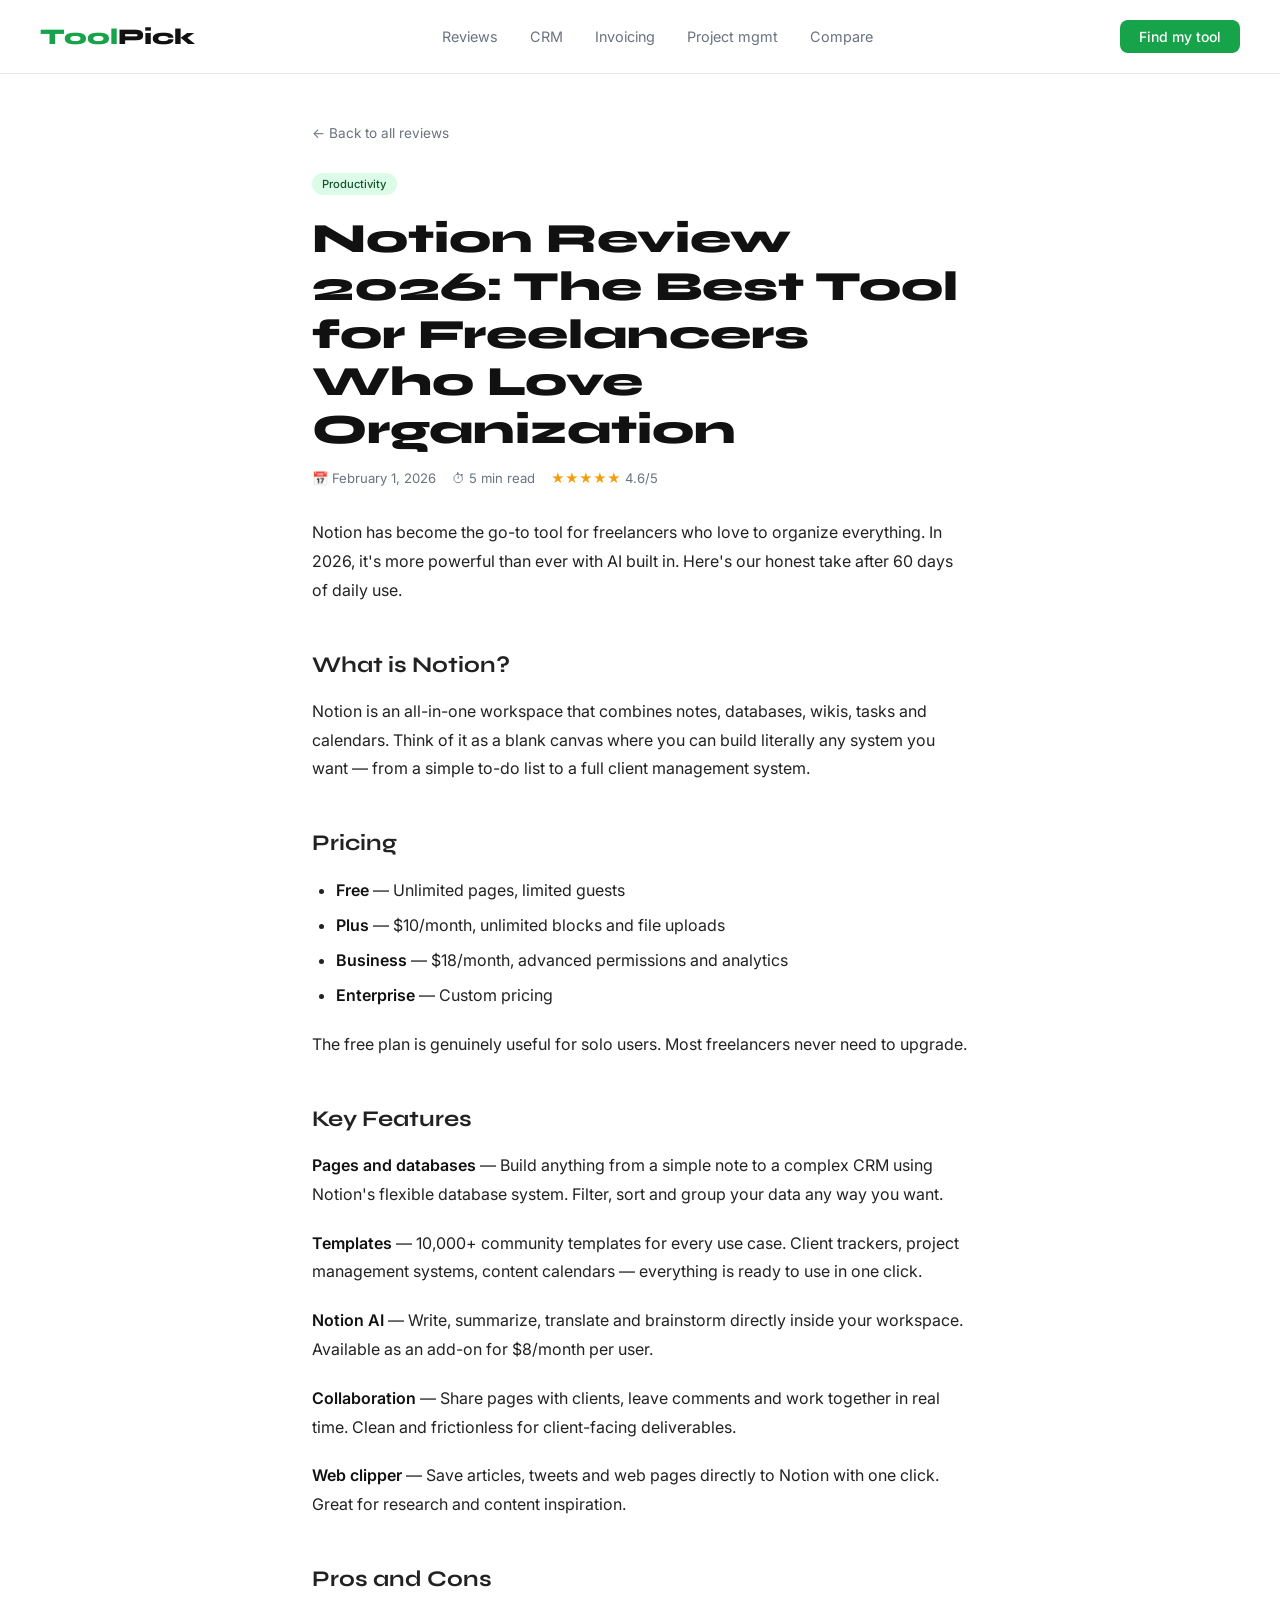
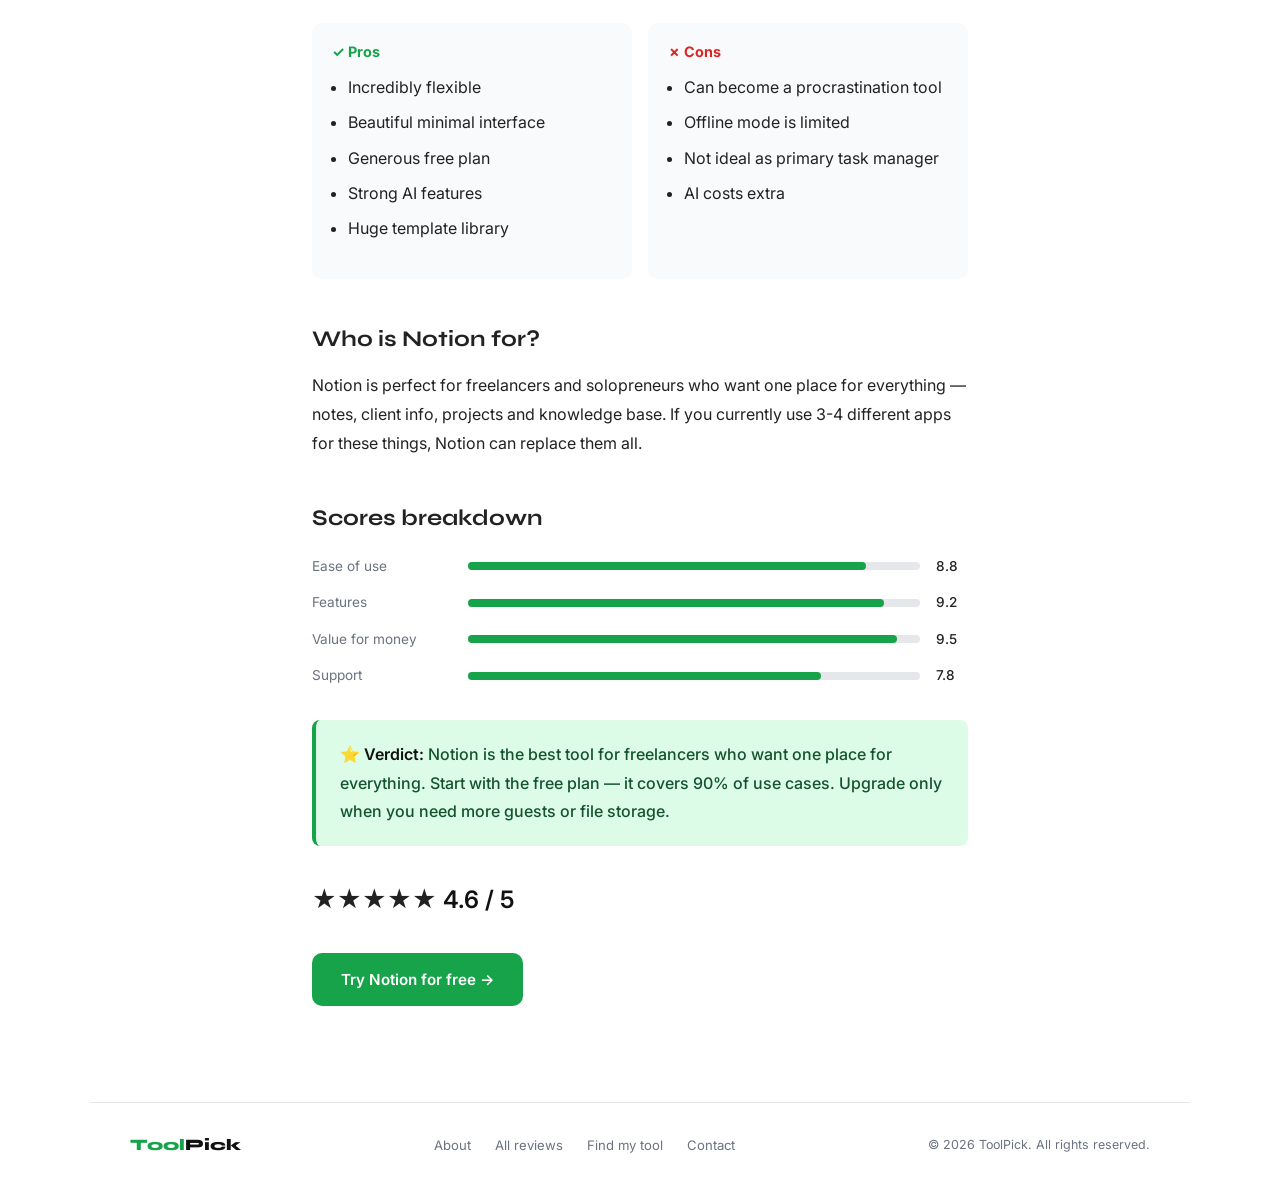
<file: notion.html>
<!DOCTYPE html>
<html lang="en">
<head>
<meta charset="UTF-8">
<meta name="viewport" content="width=device-width, initial-scale=1.0">
<title>Notion Review 2026 – ToolPick</title>
<meta name="description" content="Notion review 2026. Is it the best tool for freelancers? Honest take on pricing, features, pros and cons.">
<link href="https://fonts.googleapis.com/css2?family=Syne:wght@400;500;700;800&family=Inter:wght@400;500&display=swap" rel="stylesheet">
<link rel="stylesheet" href="style.css">
</head>
<body>
<nav>
  <a href="index.html" class="logo">Tool<span>Pick</span></a>
  <div class="nav-links">
    <a href="blog.html">Reviews</a>
    <a href="blog.html#crm">CRM</a>
    <a href="blog.html#invoicing">Invoicing</a>
    <a href="blog.html#project">Project mgmt</a>
    <a href="compare.html">Compare</a>
  </div>
  <a href="quiz.html" class="nav-cta">Find my tool</a>
</nav>
<div class="article-wrap">
  <a href="blog.html" class="back-link">← Back to all reviews</a>
  <div style="display:flex;gap:0.75rem;align-items:center;margin-bottom:1.25rem;">
    <span class="pill pill-green">Productivity</span>
  </div>
  <h1>Notion Review 2026: The Best Tool for Freelancers Who Love Organization</h1>
  <div class="article-meta">
    <span>📅 February 1, 2026</span>
    <span>⏱ 5 min read</span>
    <span><span class="stars">★★★★★</span> 4.6/5</span>
  </div>
  <div class="article-body">
    <p>Notion has become the go-to tool for freelancers who love to organize everything. In 2026, it's more powerful than ever with AI built in. Here's our honest take after 60 days of daily use.</p>
    <h2>What is Notion?</h2>
    <p>Notion is an all-in-one workspace that combines notes, databases, wikis, tasks and calendars. Think of it as a blank canvas where you can build literally any system you want — from a simple to-do list to a full client management system.</p>
    <h2>Pricing</h2>
    <ul>
      <li><strong>Free</strong> — Unlimited pages, limited guests</li>
      <li><strong>Plus</strong> — $10/month, unlimited blocks and file uploads</li>
      <li><strong>Business</strong> — $18/month, advanced permissions and analytics</li>
      <li><strong>Enterprise</strong> — Custom pricing</li>
    </ul>
    <p>The free plan is genuinely useful for solo users. Most freelancers never need to upgrade.</p>
    <h2>Key Features</h2>
    <p><strong>Pages and databases</strong> — Build anything from a simple note to a complex CRM using Notion's flexible database system. Filter, sort and group your data any way you want.</p>
    <p><strong>Templates</strong> — 10,000+ community templates for every use case. Client trackers, project management systems, content calendars — everything is ready to use in one click.</p>
    <p><strong>Notion AI</strong> — Write, summarize, translate and brainstorm directly inside your workspace. Available as an add-on for $8/month per user.</p>
    <p><strong>Collaboration</strong> — Share pages with clients, leave comments and work together in real time. Clean and frictionless for client-facing deliverables.</p>
    <p><strong>Web clipper</strong> — Save articles, tweets and web pages directly to Notion with one click. Great for research and content inspiration.</p>
    <h2>Pros and Cons</h2>
    <div class="pros-cons">
      <div class="pros">
        <h3>✓ Pros</h3>
        <ul>
          <li>Incredibly flexible</li>
          <li>Beautiful minimal interface</li>
          <li>Generous free plan</li>
          <li>Strong AI features</li>
          <li>Huge template library</li>
        </ul>
      </div>
      <div class="cons">
        <h3>✗ Cons</h3>
        <ul>
          <li>Can become a procrastination tool</li>
          <li>Offline mode is limited</li>
          <li>Not ideal as primary task manager</li>
          <li>AI costs extra</li>
        </ul>
      </div>
    </div>
    <h2>Who is Notion for?</h2>
    <p>Notion is perfect for freelancers and solopreneurs who want one place for everything — notes, client info, projects and knowledge base. If you currently use 3-4 different apps for these things, Notion can replace them all.</p>
    <h2>Scores breakdown</h2>
    <div style="display:grid;gap:0.75rem;margin:1rem 0 2rem;">
      <div style="display:flex;align-items:center;gap:1rem;"><span style="width:140px;font-size:0.85rem;color:var(--muted);">Ease of use</span><div style="flex:1;height:8px;background:var(--border);border-radius:999px;"><div style="width:88%;height:100%;background:var(--green);border-radius:999px;"></div></div><span style="font-size:0.85rem;font-weight:500;width:32px;">8.8</span></div>
      <div style="display:flex;align-items:center;gap:1rem;"><span style="width:140px;font-size:0.85rem;color:var(--muted);">Features</span><div style="flex:1;height:8px;background:var(--border);border-radius:999px;"><div style="width:92%;height:100%;background:var(--green);border-radius:999px;"></div></div><span style="font-size:0.85rem;font-weight:500;width:32px;">9.2</span></div>
      <div style="display:flex;align-items:center;gap:1rem;"><span style="width:140px;font-size:0.85rem;color:var(--muted);">Value for money</span><div style="flex:1;height:8px;background:var(--border);border-radius:999px;"><div style="width:95%;height:100%;background:var(--green);border-radius:999px;"></div></div><span style="font-size:0.85rem;font-weight:500;width:32px;">9.5</span></div>
      <div style="display:flex;align-items:center;gap:1rem;"><span style="width:140px;font-size:0.85rem;color:var(--muted);">Support</span><div style="flex:1;height:8px;background:var(--border);border-radius:999px;"><div style="width:78%;height:100%;background:var(--green);border-radius:999px;"></div></div><span style="font-size:0.85rem;font-weight:500;width:32px;">7.8</span></div>
    </div>
    <div class="verdict-box">
      <p>⭐ <strong>Verdict:</strong> Notion is the best tool for freelancers who want one place for everything. Start with the free plan — it covers 90% of use cases. Upgrade only when you need more guests or file storage.</p>
    </div>
    <div class="rating">★★★★★ <strong>4.6 / 5</strong></div>
    <a href="https://www.notion.so" target="_blank" class="cta-link">Try Notion for free →</a>
  </div>
</div>
<footer>
  <div class="footer-logo">Tool<span>Pick</span></div>
  <div class="footer-links">
    <a href="#">About</a>
    <a href="blog.html">All reviews</a>
    <a href="quiz.html">Find my tool</a>
    <a href="#">Contact</a>
  </div>
  <div class="footer-copy">© 2026 ToolPick. All rights reserved.</div>
</footer>
</body>
</html>
</file>
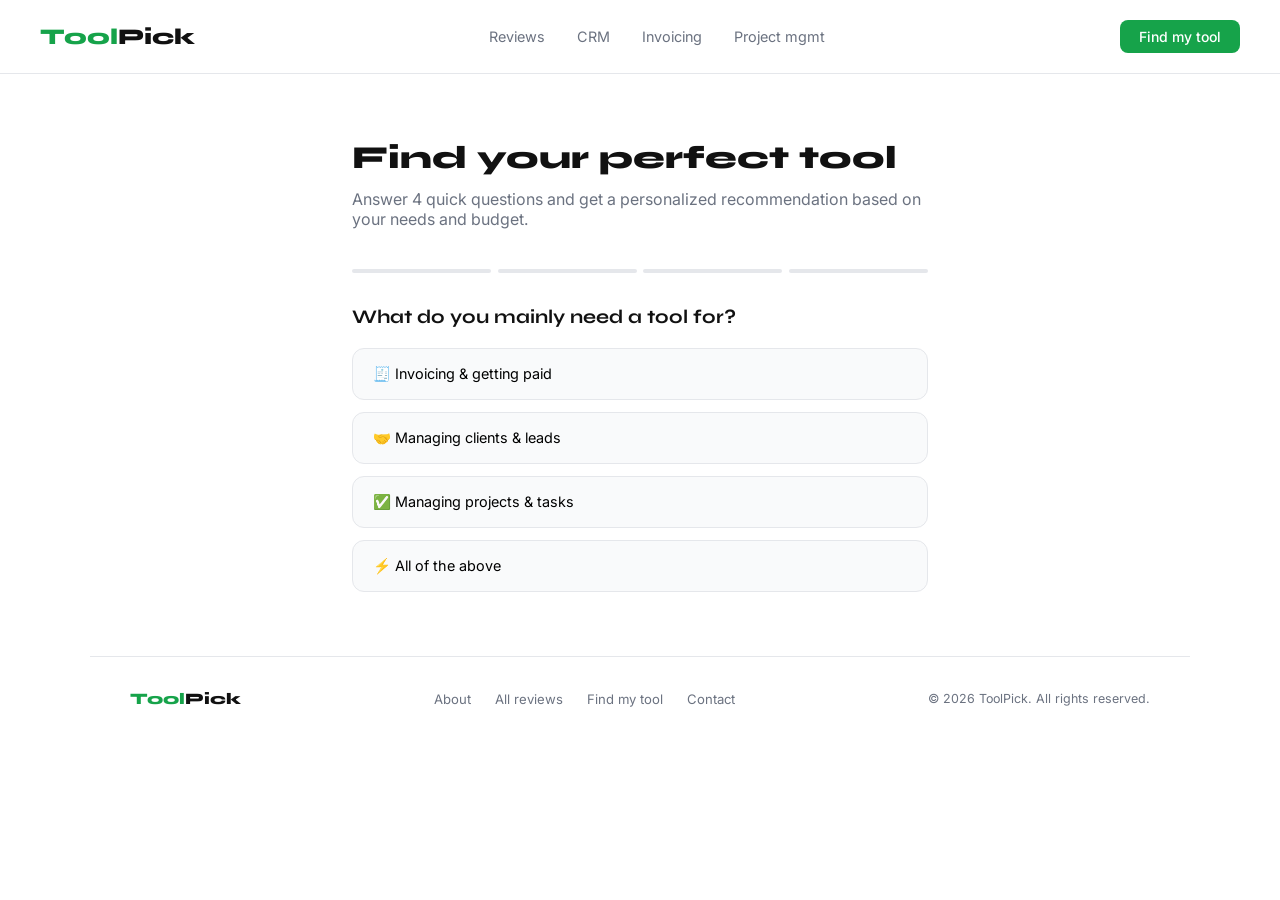
<file: quiz.html>
<!DOCTYPE html>
<html lang="en">
<head>
<meta charset="UTF-8">
<meta name="viewport" content="width=device-width, initial-scale=1.0">
<title>Find My Perfect Tool – ToolPick</title>
<link href="https://fonts.googleapis.com/css2?family=Syne:wght@400;500;700;800&family=Inter:wght@400;500&display=swap" rel="stylesheet">
<link rel="stylesheet" href="style.css">
</head>
<body>

<nav>
  <a href="index.html" class="logo">Tool<span>Pick</span></a>
  <div class="nav-links">
    <a href="blog.html">Reviews</a>
    <a href="blog.html#crm">CRM</a>
    <a href="blog.html#invoicing">Invoicing</a>
    <a href="blog.html#project">Project mgmt</a>
  </div>
  <a href="quiz.html" class="nav-cta">Find my tool</a>
</nav>

<div class="quiz-wrap">
  <h1>Find your perfect tool</h1>
  <p>Answer 4 quick questions and get a personalized recommendation based on your needs and budget.</p>

  <div class="quiz-progress">
    <div class="quiz-dot" id="dot-1"></div>
    <div class="quiz-dot" id="dot-2"></div>
    <div class="quiz-dot" id="dot-3"></div>
    <div class="quiz-dot" id="dot-4"></div>
  </div>

  <!-- Step 1 -->
  <div class="quiz-step active" id="step-1">
    <div class="quiz-question">What do you mainly need a tool for?</div>
    <div class="quiz-options">
      <button class="quiz-option" onclick="selectOption(1, 'invoicing')">🧾 Invoicing & getting paid</button>
      <button class="quiz-option" onclick="selectOption(1, 'crm')">🤝 Managing clients & leads</button>
      <button class="quiz-option" onclick="selectOption(1, 'project')">✅ Managing projects & tasks</button>
      <button class="quiz-option" onclick="selectOption(1, 'all')">⚡ All of the above</button>
    </div>
  </div>

  <!-- Step 2 -->
  <div class="quiz-step" id="step-2">
    <div class="quiz-question">How many people will use the tool?</div>
    <div class="quiz-options">
      <button class="quiz-option" onclick="selectOption(2, 'solo')">👤 Just me</button>
      <button class="quiz-option" onclick="selectOption(2, 'small')">👥 2–5 people</button>
      <button class="quiz-option" onclick="selectOption(2, 'medium')">👨‍👩‍👧‍👦 6–20 people</button>
      <button class="quiz-option" onclick="selectOption(2, 'large')">🏢 20+ people</button>
    </div>
  </div>

  <!-- Step 3 -->
  <div class="quiz-step" id="step-3">
    <div class="quiz-question">What's your monthly budget per user?</div>
    <div class="quiz-options">
      <button class="quiz-option" onclick="selectOption(3, 'free')">💚 Free only</button>
      <button class="quiz-option" onclick="selectOption(3, 'low')">Under $10/month</button>
      <button class="quiz-option" onclick="selectOption(3, 'mid')">$10–30/month</button>
      <button class="quiz-option" onclick="selectOption(3, 'high')">$30+/month — I want the best</button>
    </div>
  </div>

  <!-- Step 4 -->
  <div class="quiz-step" id="step-4">
    <div class="quiz-question">How important is ease of use?</div>
    <div class="quiz-options">
      <button class="quiz-option" onclick="selectOption(4, 'simple')">🎯 Very — I want something simple from day one</button>
      <button class="quiz-option" onclick="selectOption(4, 'balanced')">⚖️ Balanced — some learning curve is fine</button>
      <button class="quiz-option" onclick="selectOption(4, 'power')">🚀 Not important — I want maximum power</button>
    </div>
  </div>

  <!-- Result -->
  <div class="quiz-step" id="step-result">
    <div class="quiz-result" id="quiz-result-box">
      <div id="result-emoji" style="font-size:3rem;margin-bottom:1rem;">🎯</div>
      <h2 id="result-title">Our recommendation</h2>
      <p id="result-desc">Based on your answers, here's what we think will work best for you.</p>
      <a id="result-link" href="blog.html" class="btn" style="margin-bottom:1rem;display:inline-block;">Read full review →</a>
      <div style="margin-top:1rem;">
        <button onclick="resetQuiz()" style="background:none;border:none;color:var(--green-dark);cursor:pointer;font-size:0.85rem;text-decoration:underline;">Start over</button>
      </div>
    </div>
  </div>
</div>

<footer>
  <div class="footer-logo">Tool<span>Pick</span></div>
  <div class="footer-links">
    <a href="#">About</a>
    <a href="blog.html">All reviews</a>
    <a href="quiz.html">Find my tool</a>
    <a href="#">Contact</a>
  </div>
  <div class="footer-copy">© 2026 ToolPick. All rights reserved.</div>
</footer>

<script>
const answers = {};

function selectOption(step, value) {
  answers[step] = value;

  // Highlight selected
  const options = document.querySelectorAll(`#step-${step} .quiz-option`);
  options.forEach(o => o.classList.remove('selected'));
  event.target.classList.add('selected');

  // Mark dot done
  document.getElementById(`dot-${step}`).classList.add('done');

  // Delay then go next
  setTimeout(() => {
    document.getElementById(`step-${step}`).classList.remove('active');
    if (step < 4) {
      document.getElementById(`step-${step + 1}`).classList.add('active');
    } else {
      showResult();
    }
  }, 400);
}

function showResult() {
  const need = answers[1];
  const size = answers[2];
  const budget = answers[3];
  const ease = answers[4];

  let title, desc, link, emoji;

  if (need === 'invoicing') {
    title = 'FreshBooks';
    desc = 'Based on your needs, FreshBooks is the perfect fit. It\'s the best invoicing tool for freelancers — simple, professional and packed with time-saving features.';
    link = 'freshbooks.html';
    emoji = '🧾';
  } else if (need === 'crm') {
    if (budget === 'free') {
      title = 'HubSpot CRM Free';
      desc = 'HubSpot CRM is the obvious choice for you. It\'s completely free, easy to set up and has everything you need to manage your clients and deals.';
      link = 'hubspot.html';
      emoji = '🤝';
    } else {
      title = 'HubSpot CRM';
      desc = 'HubSpot CRM is the best fit for your situation. It scales from free to enterprise and has excellent features for managing clients and automating follow-ups.';
      link = 'hubspot.html';
      emoji = '🤝';
    }
  } else if (need === 'project') {
    if (budget === 'free' || budget === 'low') {
      title = 'ClickUp';
      desc = 'ClickUp is the clear winner for you. It has the best free plan on the market and is packed with features that would cost 3x more elsewhere.';
      link = 'clickup.html';
      emoji = '✅';
    } else if (ease === 'simple') {
      title = 'Monday.com';
      desc = 'Monday.com is the best fit for you. It has the most intuitive interface in project management and your budget allows for it.';
      link = 'monday.html';
      emoji = '📅';
    } else {
      title = 'ClickUp';
      desc = 'ClickUp gives you maximum power for your budget. It has more features than any competitor at this price point.';
      link = 'clickup.html';
      emoji = '✅';
    }
  } else {
    if (budget === 'free') {
      title = 'HubSpot CRM + ClickUp';
      desc = 'Use HubSpot CRM (free) for client management and ClickUp (free) for project management. Together they cover everything you need at zero cost.';
      link = 'blog.html';
      emoji = '⚡';
    } else {
      title = 'ClickUp';
      desc = 'ClickUp is the best all-in-one tool for your situation. It covers tasks, docs, goals and time tracking — replacing multiple tools with one.';
      link = 'clickup.html';
      emoji = '✅';
    }
  }

  document.getElementById('result-emoji').textContent = emoji;
  document.getElementById('result-title').textContent = `We recommend: ${title}`;
  document.getElementById('result-desc').textContent = desc;
  document.getElementById('result-link').href = link;

  document.getElementById('step-result').classList.add('active');
}

function resetQuiz() {
  Object.keys(answers).forEach(k => delete answers[k]);
  document.querySelectorAll('.quiz-step').forEach(s => s.classList.remove('active'));
  document.querySelectorAll('.quiz-dot').forEach(d => d.classList.remove('done'));
  document.querySelectorAll('.quiz-option').forEach(o => o.classList.remove('selected'));
  document.getElementById('step-1').classList.add('active');
}
</script>
</body>
</html>
</file>
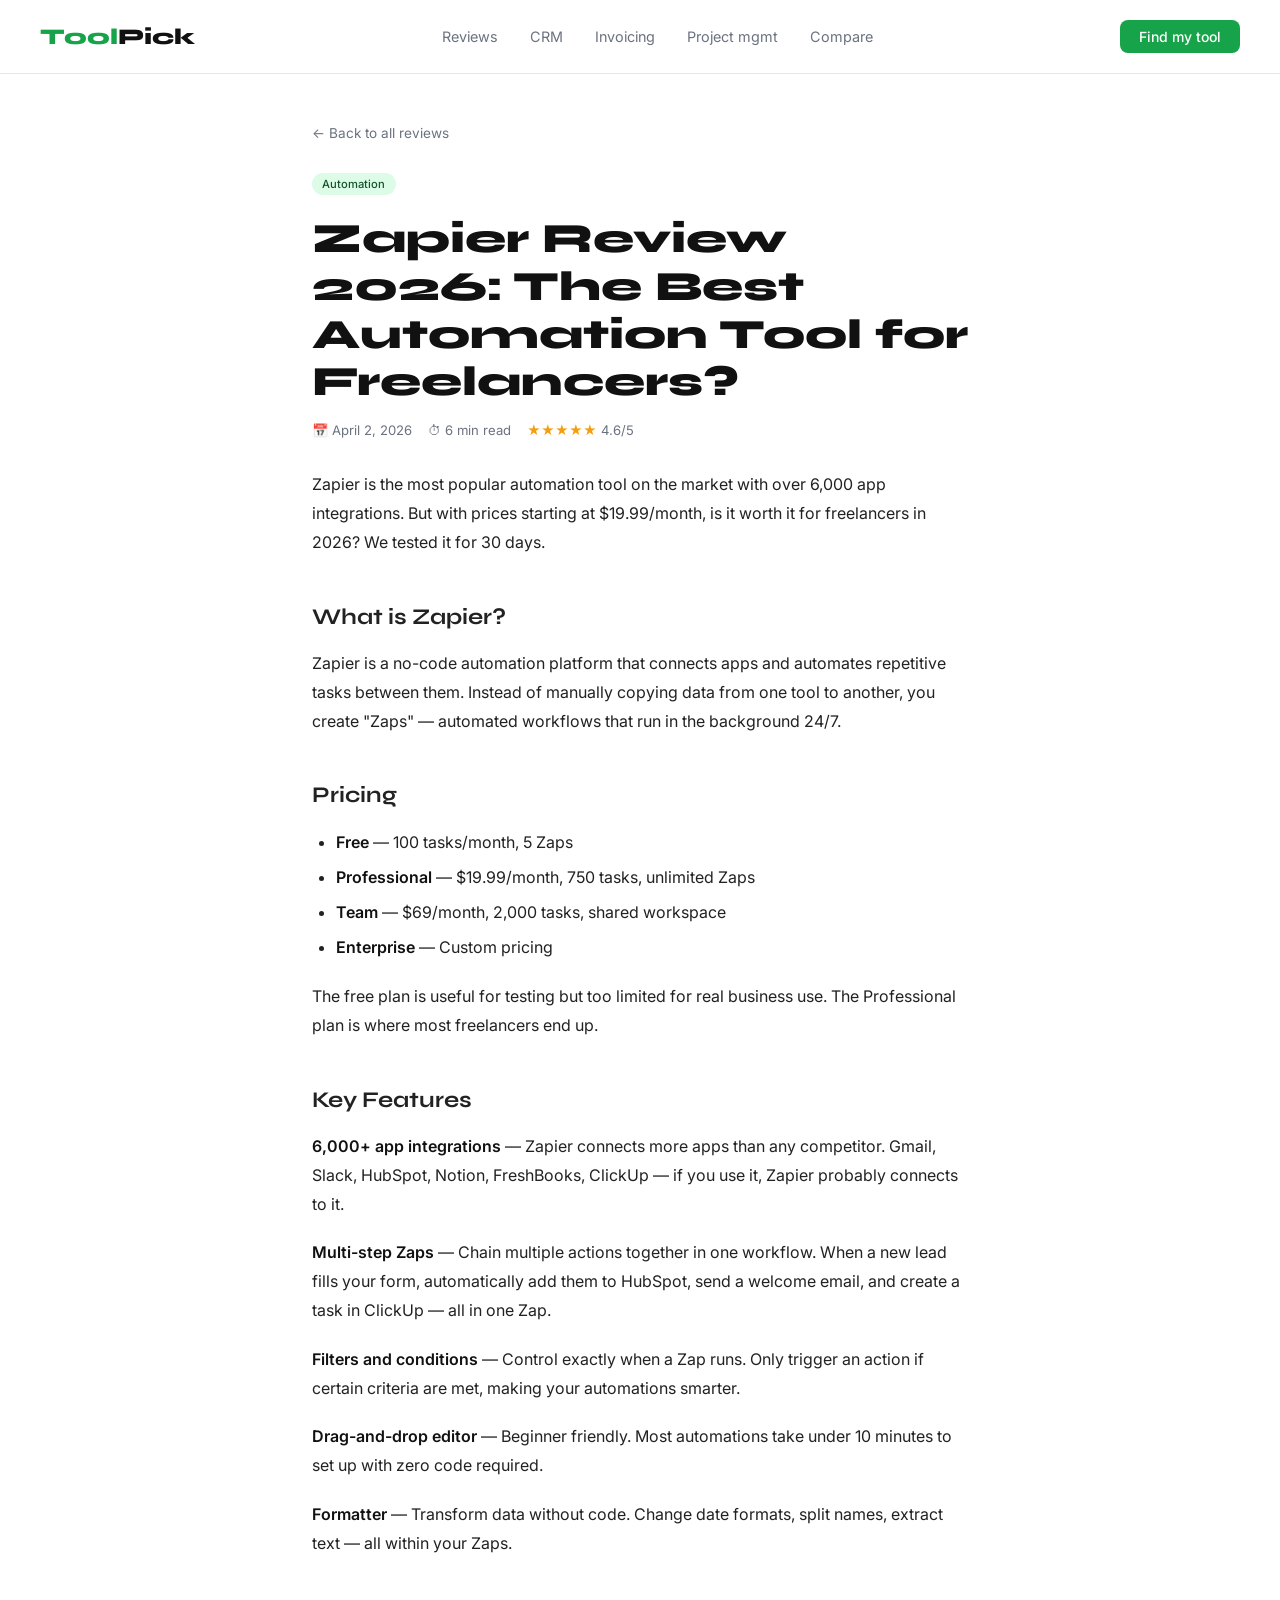
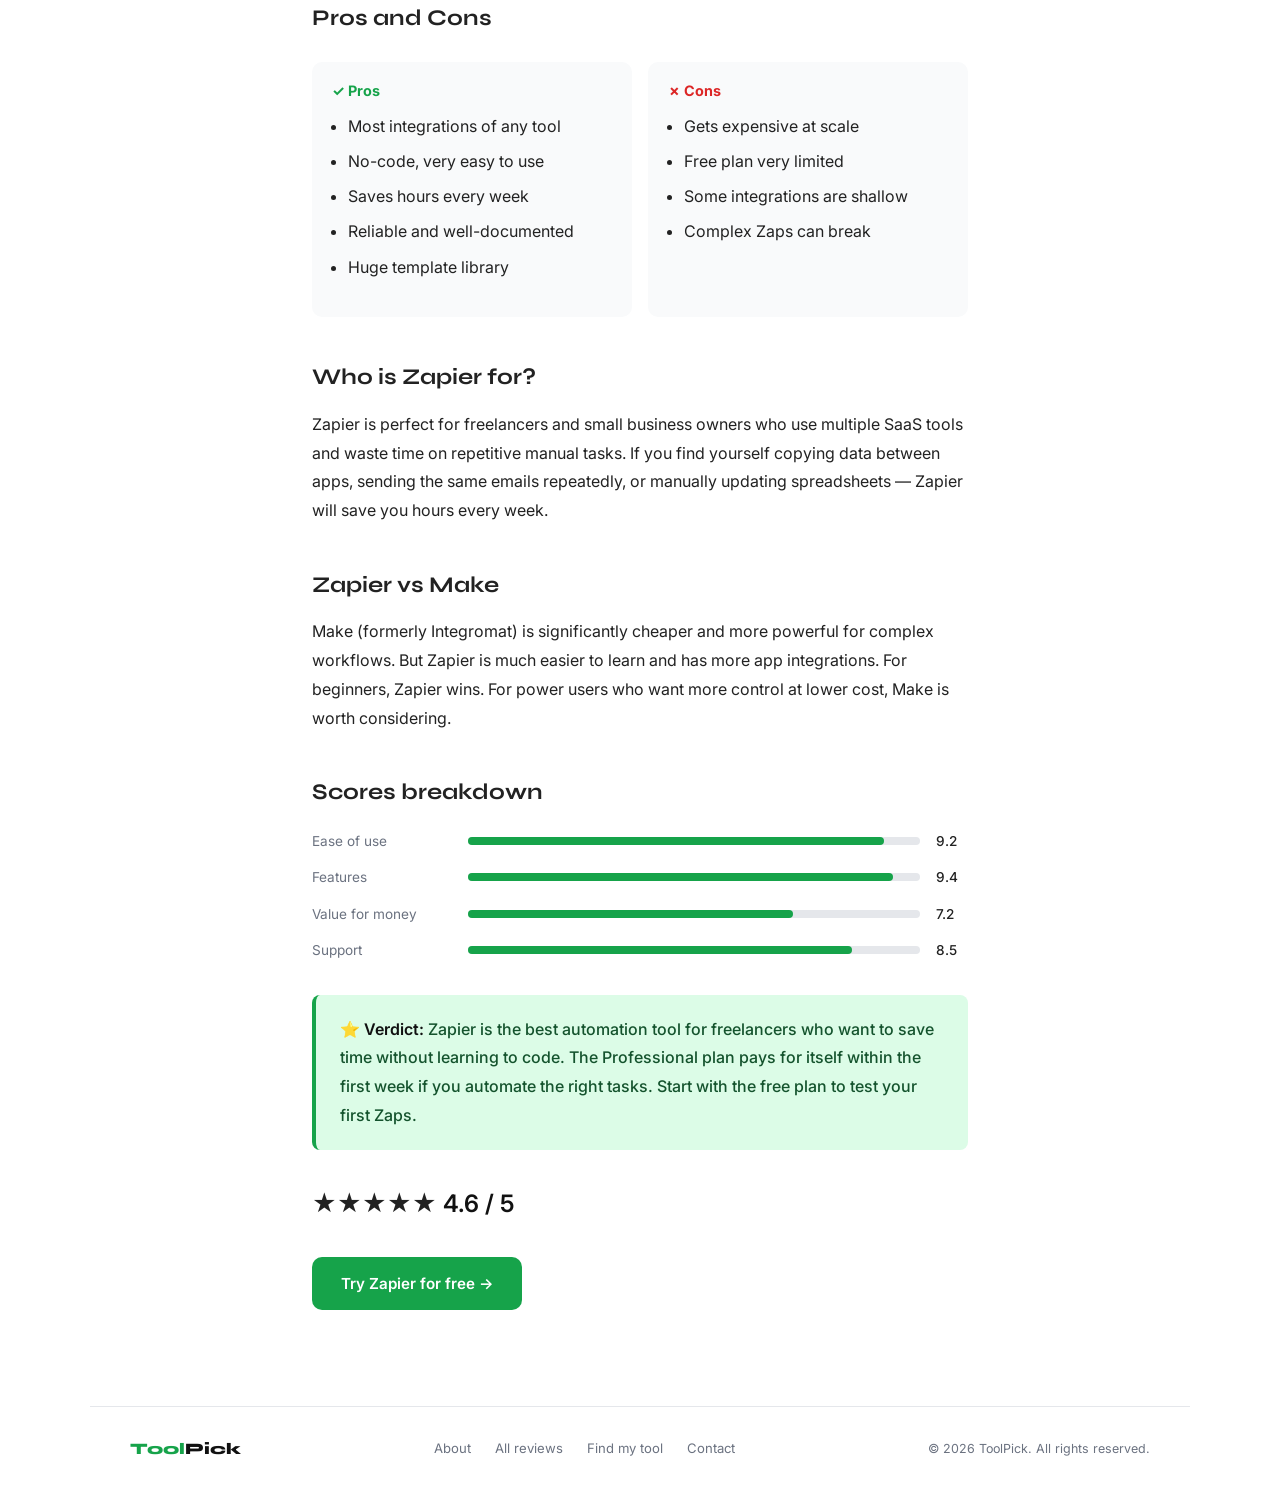
<file: zapier.html>
<!DOCTYPE html>
<html lang="en">
<head>
<meta charset="UTF-8">
<meta name="viewport" content="width=device-width, initial-scale=1.0">
<title>Zapier Review 2026 – ToolPick</title>
<meta name="description" content="Zapier review 2026. Is it the best automation tool for freelancers? Honest take on pricing, features, pros and cons.">
<link href="https://fonts.googleapis.com/css2?family=Syne:wght@400;500;700;800&family=Inter:wght@400;500&display=swap" rel="stylesheet">
<link rel="stylesheet" href="style.css">
</head>
<body>
<nav>
  <a href="index.html" class="logo">Tool<span>Pick</span></a>
  <div class="nav-links">
    <a href="blog.html">Reviews</a>
    <a href="blog.html#crm">CRM</a>
    <a href="blog.html#invoicing">Invoicing</a>
    <a href="blog.html#project">Project mgmt</a>
    <a href="compare.html">Compare</a>
  </div>
  <a href="quiz.html" class="nav-cta">Find my tool</a>
</nav>
<div class="article-wrap">
  <a href="blog.html" class="back-link">← Back to all reviews</a>
  <div style="display:flex;gap:0.75rem;align-items:center;margin-bottom:1.25rem;">
    <span class="pill pill-green">Automation</span>
  </div>
  <h1>Zapier Review 2026: The Best Automation Tool for Freelancers?</h1>
  <div class="article-meta">
    <span>📅 April 2, 2026</span>
    <span>⏱ 6 min read</span>
    <span><span class="stars">★★★★★</span> 4.6/5</span>
  </div>
  <div class="article-body">
    <p>Zapier is the most popular automation tool on the market with over 6,000 app integrations. But with prices starting at $19.99/month, is it worth it for freelancers in 2026? We tested it for 30 days.</p>
    <h2>What is Zapier?</h2>
    <p>Zapier is a no-code automation platform that connects apps and automates repetitive tasks between them. Instead of manually copying data from one tool to another, you create "Zaps" — automated workflows that run in the background 24/7.</p>
    <h2>Pricing</h2>
    <ul>
      <li><strong>Free</strong> — 100 tasks/month, 5 Zaps</li>
      <li><strong>Professional</strong> — $19.99/month, 750 tasks, unlimited Zaps</li>
      <li><strong>Team</strong> — $69/month, 2,000 tasks, shared workspace</li>
      <li><strong>Enterprise</strong> — Custom pricing</li>
    </ul>
    <p>The free plan is useful for testing but too limited for real business use. The Professional plan is where most freelancers end up.</p>
    <h2>Key Features</h2>
    <p><strong>6,000+ app integrations</strong> — Zapier connects more apps than any competitor. Gmail, Slack, HubSpot, Notion, FreshBooks, ClickUp — if you use it, Zapier probably connects to it.</p>
    <p><strong>Multi-step Zaps</strong> — Chain multiple actions together in one workflow. When a new lead fills your form, automatically add them to HubSpot, send a welcome email, and create a task in ClickUp — all in one Zap.</p>
    <p><strong>Filters and conditions</strong> — Control exactly when a Zap runs. Only trigger an action if certain criteria are met, making your automations smarter.</p>
    <p><strong>Drag-and-drop editor</strong> — Beginner friendly. Most automations take under 10 minutes to set up with zero code required.</p>
    <p><strong>Formatter</strong> — Transform data without code. Change date formats, split names, extract text — all within your Zaps.</p>
    <h2>Pros and Cons</h2>
    <div class="pros-cons">
      <div class="pros">
        <h3>✓ Pros</h3>
        <ul>
          <li>Most integrations of any tool</li>
          <li>No-code, very easy to use</li>
          <li>Saves hours every week</li>
          <li>Reliable and well-documented</li>
          <li>Huge template library</li>
        </ul>
      </div>
      <div class="cons">
        <h3>✗ Cons</h3>
        <ul>
          <li>Gets expensive at scale</li>
          <li>Free plan very limited</li>
          <li>Some integrations are shallow</li>
          <li>Complex Zaps can break</li>
        </ul>
      </div>
    </div>
    <h2>Who is Zapier for?</h2>
    <p>Zapier is perfect for freelancers and small business owners who use multiple SaaS tools and waste time on repetitive manual tasks. If you find yourself copying data between apps, sending the same emails repeatedly, or manually updating spreadsheets — Zapier will save you hours every week.</p>
    <h2>Zapier vs Make</h2>
    <p>Make (formerly Integromat) is significantly cheaper and more powerful for complex workflows. But Zapier is much easier to learn and has more app integrations. For beginners, Zapier wins. For power users who want more control at lower cost, Make is worth considering.</p>
    <h2>Scores breakdown</h2>
    <div style="display:grid;gap:0.75rem;margin:1rem 0 2rem;">
      <div style="display:flex;align-items:center;gap:1rem;"><span style="width:140px;font-size:0.85rem;color:var(--muted);">Ease of use</span><div style="flex:1;height:8px;background:var(--border);border-radius:999px;"><div style="width:92%;height:100%;background:var(--green);border-radius:999px;"></div></div><span style="font-size:0.85rem;font-weight:500;width:32px;">9.2</span></div>
      <div style="display:flex;align-items:center;gap:1rem;"><span style="width:140px;font-size:0.85rem;color:var(--muted);">Features</span><div style="flex:1;height:8px;background:var(--border);border-radius:999px;"><div style="width:94%;height:100%;background:var(--green);border-radius:999px;"></div></div><span style="font-size:0.85rem;font-weight:500;width:32px;">9.4</span></div>
      <div style="display:flex;align-items:center;gap:1rem;"><span style="width:140px;font-size:0.85rem;color:var(--muted);">Value for money</span><div style="flex:1;height:8px;background:var(--border);border-radius:999px;"><div style="width:72%;height:100%;background:var(--green);border-radius:999px;"></div></div><span style="font-size:0.85rem;font-weight:500;width:32px;">7.2</span></div>
      <div style="display:flex;align-items:center;gap:1rem;"><span style="width:140px;font-size:0.85rem;color:var(--muted);">Support</span><div style="flex:1;height:8px;background:var(--border);border-radius:999px;"><div style="width:85%;height:100%;background:var(--green);border-radius:999px;"></div></div><span style="font-size:0.85rem;font-weight:500;width:32px;">8.5</span></div>
    </div>
    <div class="verdict-box">
      <p>⭐ <strong>Verdict:</strong> Zapier is the best automation tool for freelancers who want to save time without learning to code. The Professional plan pays for itself within the first week if you automate the right tasks. Start with the free plan to test your first Zaps.</p>
    </div>
    <div class="rating">★★★★★ <strong>4.6 / 5</strong></div>
    <a href="https://zapier.com" target="_blank" class="cta-link">Try Zapier for free →</a>
  </div>
</div>
<footer>
  <div class="footer-logo">Tool<span>Pick</span></div>
  <div class="footer-links">
    <a href="#">About</a>
    <a href="blog.html">All reviews</a>
    <a href="quiz.html">Find my tool</a>
    <a href="#">Contact</a>
  </div>
  <div class="footer-copy">© 2026 ToolPick. All rights reserved.</div>
</footer>
</body>
</html>
</file>
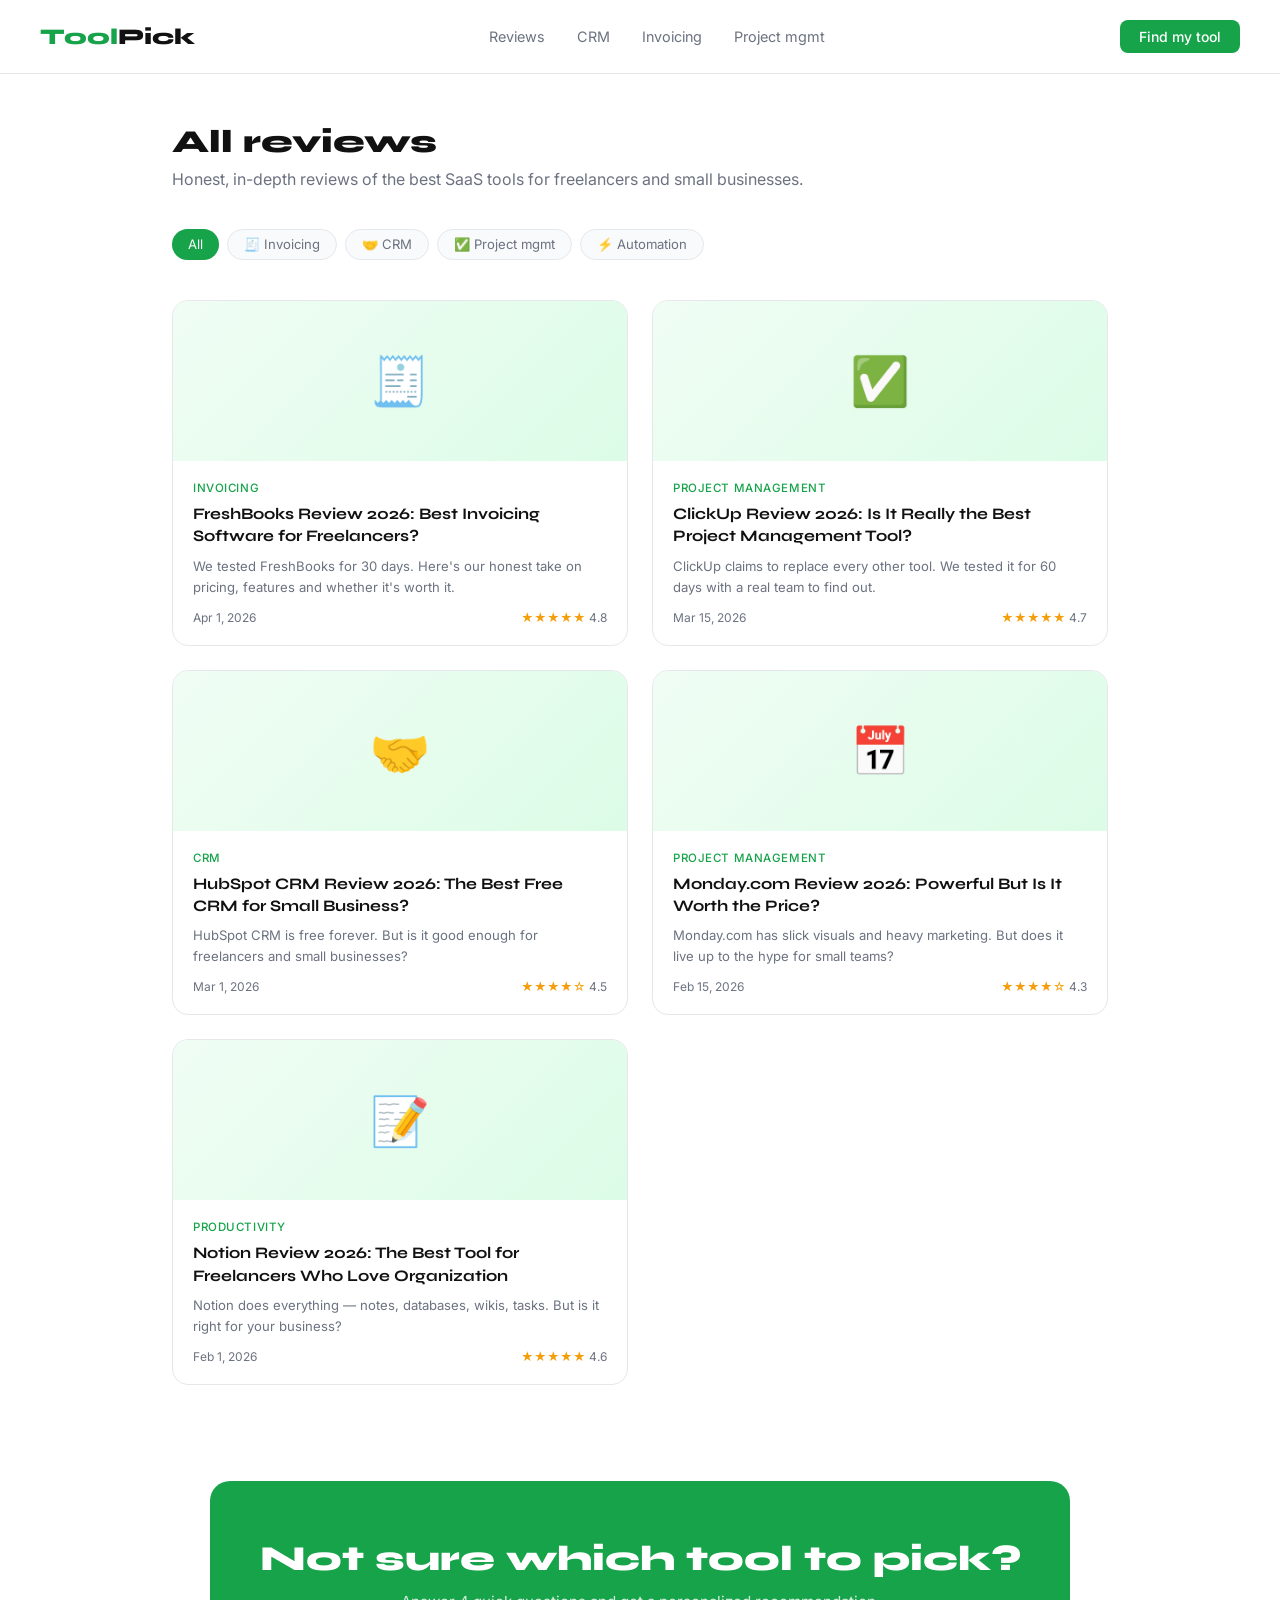
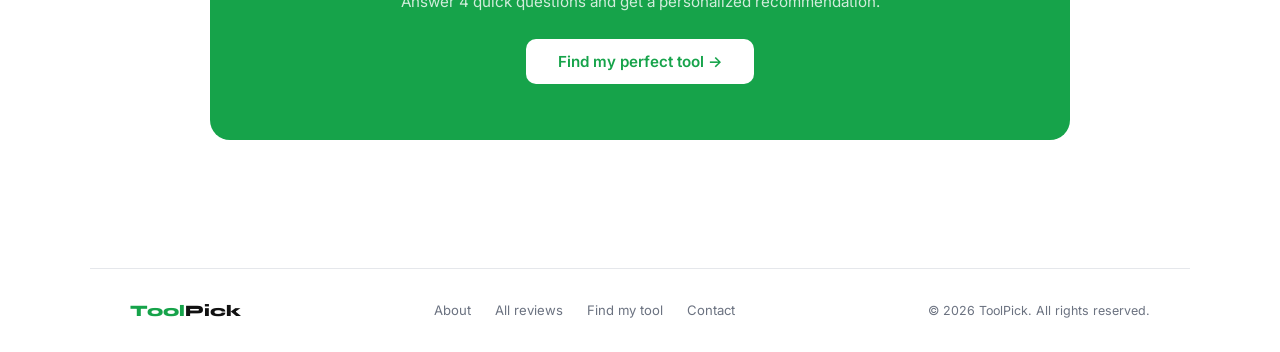
<file: toolpick-site/blog.html>
<!DOCTYPE html>
<html lang="en">
<head>
<meta charset="UTF-8">
<meta name="viewport" content="width=device-width, initial-scale=1.0">
<title>All Reviews – ToolPick</title>
<meta name="description" content="Browse all SaaS tool reviews on ToolPick. Find the best tools for invoicing, CRM, project management and more.">
<link href="https://fonts.googleapis.com/css2?family=Syne:wght@400;500;700;800&family=Inter:wght@400;500&display=swap" rel="stylesheet">
<link rel="stylesheet" href="style.css">
</head>
<body>

<nav>
  <a href="index.html" class="logo">Tool<span>Pick</span></a>
  <div class="nav-links">
    <a href="blog.html">Reviews</a>
    <a href="blog.html#crm">CRM</a>
    <a href="blog.html#invoicing">Invoicing</a>
    <a href="blog.html#project">Project mgmt</a>
  </div>
  <a href="quiz.html" class="nav-cta">Find my tool</a>
</nav>

<section class="section" style="padding-top:3rem;">
  <h1 style="font-family:'Syne',sans-serif;font-weight:800;font-size:2rem;margin-bottom:0.5rem;">All reviews</h1>
  <p style="color:var(--muted);margin-bottom:2.5rem;">Honest, in-depth reviews of the best SaaS tools for freelancers and small businesses.</p>

  <!-- FILTER BAR -->
  <div style="display:flex;gap:0.5rem;flex-wrap:wrap;margin-bottom:2.5rem;">
    <button onclick="filterCat('all')" id="btn-all" class="filter-btn active" style="background:var(--green);color:#fff;border:none;padding:0.4rem 1rem;border-radius:999px;font-size:0.82rem;cursor:pointer;font-family:'Inter',sans-serif;">All</button>
    <button onclick="filterCat('invoicing')" id="btn-invoicing" class="filter-btn" style="background:var(--bg2);color:var(--muted);border:0.5px solid var(--border);padding:0.4rem 1rem;border-radius:999px;font-size:0.82rem;cursor:pointer;font-family:'Inter',sans-serif;">🧾 Invoicing</button>
    <button onclick="filterCat('crm')" id="btn-crm" class="filter-btn" style="background:var(--bg2);color:var(--muted);border:0.5px solid var(--border);padding:0.4rem 1rem;border-radius:999px;font-size:0.82rem;cursor:pointer;font-family:'Inter',sans-serif;">🤝 CRM</button>
    <button onclick="filterCat('project')" id="btn-project" class="filter-btn" style="background:var(--bg2);color:var(--muted);border:0.5px solid var(--border);padding:0.4rem 1rem;border-radius:999px;font-size:0.82rem;cursor:pointer;font-family:'Inter',sans-serif;">✅ Project mgmt</button>
    <button onclick="filterCat('automation')" id="btn-automation" class="filter-btn" style="background:var(--bg2);color:var(--muted);border:0.5px solid var(--border);padding:0.4rem 1rem;border-radius:999px;font-size:0.82rem;cursor:pointer;font-family:'Inter',sans-serif;">⚡ Automation</button>
  </div>

  <div class="blog-grid" id="blog-grid">
    <a class="blog-card" href="freshbooks.html" data-cat="invoicing">
      <div class="blog-card-img">🧾</div>
      <div class="blog-card-body">
        <div class="blog-card-cat">Invoicing</div>
        <div class="blog-card-title">FreshBooks Review 2026: Best Invoicing Software for Freelancers?</div>
        <div class="blog-card-desc">We tested FreshBooks for 30 days. Here's our honest take on pricing, features and whether it's worth it.</div>
        <div class="blog-card-meta"><span>Apr 1, 2026</span><span><span class="stars">★★★★★</span> 4.8</span></div>
      </div>
    </a>
    <a class="blog-card" href="clickup.html" data-cat="project">
      <div class="blog-card-img">✅</div>
      <div class="blog-card-body">
        <div class="blog-card-cat">Project Management</div>
        <div class="blog-card-title">ClickUp Review 2026: Is It Really the Best Project Management Tool?</div>
        <div class="blog-card-desc">ClickUp claims to replace every other tool. We tested it for 60 days with a real team to find out.</div>
        <div class="blog-card-meta"><span>Mar 15, 2026</span><span><span class="stars">★★★★★</span> 4.7</span></div>
      </div>
    </a>
    <a class="blog-card" href="hubspot.html" data-cat="crm">
      <div class="blog-card-img">🤝</div>
      <div class="blog-card-body">
        <div class="blog-card-cat">CRM</div>
        <div class="blog-card-title">HubSpot CRM Review 2026: The Best Free CRM for Small Business?</div>
        <div class="blog-card-desc">HubSpot CRM is free forever. But is it good enough for freelancers and small businesses?</div>
        <div class="blog-card-meta"><span>Mar 1, 2026</span><span><span class="stars">★★★★☆</span> 4.5</span></div>
      </div>
    </a>
    <a class="blog-card" href="monday.html" data-cat="project">
      <div class="blog-card-img">📅</div>
      <div class="blog-card-body">
        <div class="blog-card-cat">Project Management</div>
        <div class="blog-card-title">Monday.com Review 2026: Powerful But Is It Worth the Price?</div>
        <div class="blog-card-desc">Monday.com has slick visuals and heavy marketing. But does it live up to the hype for small teams?</div>
        <div class="blog-card-meta"><span>Feb 15, 2026</span><span><span class="stars">★★★★☆</span> 4.3</span></div>
      </div>
    </a>
    <a class="blog-card" href="notion.html" data-cat="automation">
      <div class="blog-card-img">📝</div>
      <div class="blog-card-body">
        <div class="blog-card-cat">Productivity</div>
        <div class="blog-card-title">Notion Review 2026: The Best Tool for Freelancers Who Love Organization</div>
        <div class="blog-card-desc">Notion does everything — notes, databases, wikis, tasks. But is it right for your business?</div>
        <div class="blog-card-meta"><span>Feb 1, 2026</span><span><span class="stars">★★★★★</span> 4.6</span></div>
      </div>
    </a>
  </div>
</section>

<section style="padding:2rem 2rem 4rem;">
  <div class="cta-block">
    <h2>Not sure which tool to pick?</h2>
    <p>Answer 4 quick questions and get a personalized recommendation.</p>
    <a href="quiz.html" class="btn">Find my perfect tool →</a>
  </div>
</section>

<footer>
  <div class="footer-logo">Tool<span>Pick</span></div>
  <div class="footer-links">
    <a href="#">About</a>
    <a href="blog.html">All reviews</a>
    <a href="quiz.html">Find my tool</a>
    <a href="#">Contact</a>
  </div>
  <div class="footer-copy">© 2026 ToolPick. All rights reserved.</div>
</footer>

<script>
function filterCat(cat) {
  document.querySelectorAll('.filter-btn').forEach(b => {
    b.style.background = 'var(--bg2)';
    b.style.color = 'var(--muted)';
    b.style.border = '0.5px solid var(--border)';
  });
  const active = document.getElementById('btn-' + cat);
  active.style.background = 'var(--green)';
  active.style.color = '#fff';
  active.style.border = 'none';

  document.querySelectorAll('.blog-card').forEach(card => {
    if (cat === 'all' || card.dataset.cat === cat) {
      card.style.display = 'block';
    } else {
      card.style.display = 'none';
    }
  });
}

// Handle hash on load
const hash = window.location.hash.replace('#','');
if (hash && document.getElementById('btn-' + hash)) filterCat(hash);
</script>
</body>
</html>
</file>
<file: style.css>
*, *::before, *::after { box-sizing: border-box; margin: 0; padding: 0; }
:root { --green: #16a34a; --green-light: #dcfce7; --green-dark: #14532d; --muted: #6b7280; --border: #e5e7eb; --bg2: #f9fafb; }
body { font-family: 'Inter', sans-serif; color: #111; }
a { color: inherit; }

/* NAV */
nav { display: flex; align-items: center; justify-content: space-between; padding: 1.25rem 2.5rem; border-bottom: 0.5px solid var(--border); position: sticky; top: 0; background: #fff; z-index: 10; }
.logo { font-family: 'Syne', sans-serif; font-weight: 800; font-size: 1.4rem; color: var(--green); text-decoration: none; }
.logo span { color: #111; }
.nav-links { display: flex; gap: 2rem; }
.nav-links a { text-decoration: none; font-size: 0.9rem; color: var(--muted); transition: color 0.2s; }
.nav-links a:hover { color: #111; }
.nav-cta { background: var(--green); color: #fff; border: none; padding: 0.5rem 1.2rem; border-radius: 8px; font-size: 0.875rem; font-weight: 500; cursor: pointer; font-family: 'Inter', sans-serif; text-decoration: none; }

/* FOOTER */
footer { border-top: 0.5px solid var(--border); padding: 2rem 2.5rem; display: flex; justify-content: space-between; align-items: center; max-width: 1100px; margin: 0 auto; flex-wrap: wrap; gap: 1rem; }
.footer-logo { font-family: 'Syne', sans-serif; font-weight: 800; color: var(--green); font-size: 1rem; }
.footer-logo span { color: #111; }
.footer-links { display: flex; gap: 1.5rem; }
.footer-links a { font-size: 0.82rem; color: var(--muted); text-decoration: none; }
.footer-copy { font-size: 0.78rem; color: var(--muted); }

/* UTILS */
.section { max-width: 1000px; margin: 0 auto; padding: 0 2rem 4rem; }
.divider { height: 0.5px; background: var(--border); max-width: 1000px; margin: 0 auto 4rem; }
.section-label { font-size: 0.78rem; font-weight: 500; color: var(--muted); text-transform: uppercase; letter-spacing: 0.08em; margin-bottom: 1.25rem; text-align: center; }
.badge-green { display: inline-block; background: var(--green-light); color: var(--green-dark); font-size: 0.78rem; font-weight: 500; padding: 0.3rem 0.9rem; border-radius: 999px; }
.pill { font-size: 0.7rem; padding: 0.25rem 0.65rem; border-radius: 999px; font-weight: 500; }
.pill-green { background: var(--green-light); color: var(--green-dark); }
.pill-gray { background: #f3f4f6; color: #374151; }
.stars { color: #f59e0b; }
.sep { height: 0.5px; background: var(--border); margin: 0.75rem 0; }

/* TOOL CARDS */
.tool-grid { display: grid; grid-template-columns: repeat(auto-fit, minmax(260px, 1fr)); gap: 1rem; }
.tool-card { background: #fff; border: 0.5px solid var(--border); border-radius: 14px; padding: 1.25rem; transition: border-color 0.18s; text-decoration: none; color: inherit; display: block; }
.tool-card:hover { border-color: var(--green); }
.tool-top { display: flex; align-items: center; gap: 0.75rem; margin-bottom: 0.75rem; }
.tool-logo { width: 40px; height: 40px; border-radius: 10px; display: flex; align-items: center; justify-content: center; font-weight: 700; font-size: 0.95rem; color: #fff; flex-shrink: 0; }
.tool-name { font-weight: 500; font-size: 0.95rem; }
.tool-cat { font-size: 0.75rem; color: var(--muted); }
.tool-rating { font-size: 0.78rem; color: var(--muted); margin-bottom: 0.75rem; }
.tool-desc { font-size: 0.83rem; color: var(--muted); line-height: 1.6; margin-bottom: 0.9rem; }
.tool-bottom { display: flex; justify-content: space-between; align-items: center; }
.tool-price { font-size: 0.78rem; color: var(--muted); }
.tool-price strong { color: #111; font-weight: 500; }

/* CAT CARDS */
.cat-grid { display: grid; grid-template-columns: repeat(auto-fit, minmax(140px, 1fr)); gap: 0.75rem; }
.cat-card { background: var(--bg2); border: 0.5px solid var(--border); border-radius: 12px; padding: 1.1rem 1rem; text-align: center; text-decoration: none; color: inherit; transition: all 0.18s; display: block; }
.cat-card:hover { border-color: var(--green); background: var(--green-light); }
.cat-icon { font-size: 1.4rem; margin-bottom: 0.5rem; }
.cat-name { font-size: 0.82rem; font-weight: 500; }
.cat-count { font-size: 0.72rem; color: var(--muted); margin-top: 0.2rem; }

/* CTA BLOCK */
.cta-block { background: var(--green); border-radius: 20px; padding: 3.5rem 2rem; text-align: center; max-width: 860px; margin: 0 auto 4rem; }
.cta-block h2 { font-family: 'Syne', sans-serif; font-weight: 800; font-size: clamp(1.5rem, 3vw, 2.2rem); color: #fff; margin-bottom: 0.75rem; }
.cta-block p { color: rgba(255,255,255,0.8); font-size: 0.95rem; margin-bottom: 1.75rem; }
.cta-block .btn { background: #fff; color: var(--green); border: none; padding: 0.8rem 2rem; border-radius: 10px; font-size: 0.95rem; font-weight: 600; cursor: pointer; font-family: 'Inter', sans-serif; text-decoration: none; display: inline-block; }

/* ARTICLE */
.article-wrap { max-width: 720px; margin: 0 auto; padding: 3rem 2rem 6rem; }
.article-wrap h1 { font-family: 'Syne', sans-serif; font-weight: 800; font-size: clamp(1.8rem, 4vw, 2.6rem); line-height: 1.15; margin-bottom: 1rem; }
.article-meta { font-size: 0.82rem; color: var(--muted); margin-bottom: 2rem; display: flex; gap: 1rem; align-items: center; flex-wrap: wrap; }
.article-body { font-size: 1rem; line-height: 1.8; color: #222; }
.article-body h2 { font-family: 'Syne', sans-serif; font-weight: 700; font-size: 1.4rem; margin: 2.5rem 0 0.75rem; }
.article-body p { margin-bottom: 1.25rem; }
.article-body ul { margin: 0.5rem 0 1.25rem 1.5rem; }
.article-body ul li { margin-bottom: 0.4rem; }
.article-body strong { font-weight: 600; color: #111; }
.article-body .verdict-box { background: var(--green-light); border-left: 4px solid var(--green); border-radius: 8px; padding: 1.25rem 1.5rem; margin: 2rem 0; }
.article-body .verdict-box p { margin: 0; color: var(--green-dark); font-weight: 500; }
.article-body .cta-link { display: inline-block; background: var(--green); color: #fff; padding: 0.8rem 1.8rem; border-radius: 10px; text-decoration: none; font-weight: 600; font-size: 0.95rem; margin-top: 1rem; }
.article-body .pros-cons { display: grid; grid-template-columns: 1fr 1fr; gap: 1rem; margin: 1.5rem 0; }
.article-body .pros, .article-body .cons { background: var(--bg2); border-radius: 10px; padding: 1rem 1.25rem; }
.article-body .pros h3 { color: var(--green); font-size: 0.9rem; margin-bottom: 0.5rem; }
.article-body .cons h3 { color: #dc2626; font-size: 0.9rem; margin-bottom: 0.5rem; }
.article-body .pros ul, .article-body .cons ul { margin-left: 1rem; }
.article-body .rating { font-size: 1.5rem; margin: 1rem 0; }
.back-link { display: inline-flex; align-items: center; gap: 0.4rem; color: var(--muted); text-decoration: none; font-size: 0.85rem; margin-bottom: 2rem; }
.back-link:hover { color: #111; }

/* BLOG PAGE */
.blog-grid { display: grid; grid-template-columns: repeat(auto-fill, minmax(300px, 1fr)); gap: 1.5rem; }
.blog-card { background: #fff; border: 0.5px solid var(--border); border-radius: 16px; overflow: hidden; text-decoration: none; color: inherit; transition: border-color 0.18s, transform 0.18s; display: block; }
.blog-card:hover { border-color: var(--green); transform: translateY(-2px); }
.blog-card-img { background: linear-gradient(135deg, #f0fdf4, #dcfce7); height: 160px; display: flex; align-items: center; justify-content: center; font-size: 3rem; }
.blog-card-body { padding: 1.25rem; }
.blog-card-cat { font-size: 0.72rem; font-weight: 500; color: var(--green); text-transform: uppercase; letter-spacing: 0.05em; margin-bottom: 0.5rem; }
.blog-card-title { font-family: 'Syne', sans-serif; font-weight: 700; font-size: 1rem; line-height: 1.4; margin-bottom: 0.5rem; }
.blog-card-desc { font-size: 0.82rem; color: var(--muted); line-height: 1.6; margin-bottom: 0.75rem; }
.blog-card-meta { font-size: 0.75rem; color: var(--muted); display: flex; justify-content: space-between; }

/* QUIZ */
.quiz-wrap { max-width: 640px; margin: 0 auto; padding: 4rem 2rem; }
.quiz-wrap h1 { font-family: 'Syne', sans-serif; font-weight: 800; font-size: 2rem; margin-bottom: 0.75rem; }
.quiz-wrap > p { color: var(--muted); margin-bottom: 2.5rem; }
.quiz-step { display: none; }
.quiz-step.active { display: block; }
.quiz-question { font-family: 'Syne', sans-serif; font-weight: 700; font-size: 1.2rem; margin-bottom: 1.25rem; }
.quiz-options { display: grid; gap: 0.75rem; }
.quiz-option { background: var(--bg2); border: 1.5px solid var(--border); border-radius: 12px; padding: 1rem 1.25rem; cursor: pointer; font-size: 0.9rem; transition: all 0.15s; text-align: left; font-family: 'Inter', sans-serif; }
.quiz-option:hover { border-color: var(--green); background: var(--green-light); }
.quiz-option.selected { border-color: var(--green); background: var(--green-light); color: var(--green-dark); font-weight: 500; }
.quiz-progress { display: flex; gap: 0.4rem; margin-bottom: 2rem; }
.quiz-dot { height: 4px; flex: 1; background: var(--border); border-radius: 999px; transition: background 0.3s; }
.quiz-dot.done { background: var(--green); }
.quiz-result { background: var(--green-light); border-radius: 16px; padding: 2rem; text-align: center; }
.quiz-result h2 { font-family: 'Syne', sans-serif; font-weight: 800; font-size: 1.5rem; color: var(--green-dark); margin-bottom: 0.5rem; }
.quiz-result p { color: var(--green-dark); margin-bottom: 1.5rem; }
.quiz-result a { background: var(--green); color: #fff; padding: 0.75rem 1.75rem; border-radius: 10px; text-decoration: none; font-weight: 600; font-size: 0.95rem; }

/* ADMIN */
.admin-login { max-width: 400px; margin: 6rem auto; padding: 2rem; background: #fff; border: 0.5px solid var(--border); border-radius: 16px; text-align: center; }
.admin-login h2 { font-family: 'Syne', sans-serif; font-weight: 700; font-size: 1.4rem; margin-bottom: 0.5rem; }
.admin-login p { color: var(--muted); font-size: 0.85rem; margin-bottom: 1.5rem; }
.admin-login input { width: 100%; border: 1px solid var(--border); border-radius: 8px; padding: 0.7rem 1rem; font-size: 0.95rem; font-family: 'Inter', sans-serif; margin-bottom: 0.75rem; outline: none; }
.admin-login input:focus { border-color: var(--green); }
.admin-login button { width: 100%; background: var(--green); color: #fff; border: none; padding: 0.75rem; border-radius: 8px; font-size: 0.95rem; font-weight: 600; cursor: pointer; font-family: 'Inter', sans-serif; }
.admin-panel { display: none; max-width: 800px; margin: 0 auto; padding: 2rem; }
.admin-panel h2 { font-family: 'Syne', sans-serif; font-weight: 700; font-size: 1.4rem; margin-bottom: 1.5rem; }
.admin-field { margin-bottom: 1rem; }
.admin-field label { display: block; font-size: 0.82rem; font-weight: 500; margin-bottom: 0.4rem; color: var(--muted); }
.admin-field input, .admin-field textarea, .admin-field select { width: 100%; border: 1px solid var(--border); border-radius: 8px; padding: 0.7rem 1rem; font-size: 0.9rem; font-family: 'Inter', sans-serif; outline: none; }
.admin-field input:focus, .admin-field textarea:focus { border-color: var(--green); }
.admin-field textarea { min-height: 300px; resize: vertical; }
.admin-btn { background: var(--green); color: #fff; border: none; padding: 0.75rem 1.5rem; border-radius: 8px; font-size: 0.9rem; font-weight: 600; cursor: pointer; font-family: 'Inter', sans-serif; }
.admin-notice { background: var(--green-light); color: var(--green-dark); padding: 0.75rem 1rem; border-radius: 8px; font-size: 0.85rem; margin-bottom: 1.5rem; display: none; }

@media (max-width: 640px) {
  nav { padding: 1rem 1rem; }
  .nav-links { display: none; }
  .article-body .pros-cons { grid-template-columns: 1fr; }
}
</file>
<file: toolpick-site/style.css>
*, *::before, *::after { box-sizing: border-box; margin: 0; padding: 0; }
:root { --green: #16a34a; --green-light: #dcfce7; --green-dark: #14532d; --muted: #6b7280; --border: #e5e7eb; --bg2: #f9fafb; }
body { font-family: 'Inter', sans-serif; color: #111; }
a { color: inherit; }

/* NAV */
nav { display: flex; align-items: center; justify-content: space-between; padding: 1.25rem 2.5rem; border-bottom: 0.5px solid var(--border); position: sticky; top: 0; background: #fff; z-index: 10; }
.logo { font-family: 'Syne', sans-serif; font-weight: 800; font-size: 1.4rem; color: var(--green); text-decoration: none; }
.logo span { color: #111; }
.nav-links { display: flex; gap: 2rem; }
.nav-links a { text-decoration: none; font-size: 0.9rem; color: var(--muted); transition: color 0.2s; }
.nav-links a:hover { color: #111; }
.nav-cta { background: var(--green); color: #fff; border: none; padding: 0.5rem 1.2rem; border-radius: 8px; font-size: 0.875rem; font-weight: 500; cursor: pointer; font-family: 'Inter', sans-serif; text-decoration: none; }

/* FOOTER */
footer { border-top: 0.5px solid var(--border); padding: 2rem 2.5rem; display: flex; justify-content: space-between; align-items: center; max-width: 1100px; margin: 0 auto; flex-wrap: wrap; gap: 1rem; }
.footer-logo { font-family: 'Syne', sans-serif; font-weight: 800; color: var(--green); font-size: 1rem; }
.footer-logo span { color: #111; }
.footer-links { display: flex; gap: 1.5rem; }
.footer-links a { font-size: 0.82rem; color: var(--muted); text-decoration: none; }
.footer-copy { font-size: 0.78rem; color: var(--muted); }

/* UTILS */
.section { max-width: 1000px; margin: 0 auto; padding: 0 2rem 4rem; }
.divider { height: 0.5px; background: var(--border); max-width: 1000px; margin: 0 auto 4rem; }
.section-label { font-size: 0.78rem; font-weight: 500; color: var(--muted); text-transform: uppercase; letter-spacing: 0.08em; margin-bottom: 1.25rem; text-align: center; }
.badge-green { display: inline-block; background: var(--green-light); color: var(--green-dark); font-size: 0.78rem; font-weight: 500; padding: 0.3rem 0.9rem; border-radius: 999px; }
.pill { font-size: 0.7rem; padding: 0.25rem 0.65rem; border-radius: 999px; font-weight: 500; }
.pill-green { background: var(--green-light); color: var(--green-dark); }
.pill-gray { background: #f3f4f6; color: #374151; }
.stars { color: #f59e0b; }
.sep { height: 0.5px; background: var(--border); margin: 0.75rem 0; }

/* TOOL CARDS */
.tool-grid { display: grid; grid-template-columns: repeat(auto-fit, minmax(260px, 1fr)); gap: 1rem; }
.tool-card { background: #fff; border: 0.5px solid var(--border); border-radius: 14px; padding: 1.25rem; transition: border-color 0.18s; text-decoration: none; color: inherit; display: block; }
.tool-card:hover { border-color: var(--green); }
.tool-top { display: flex; align-items: center; gap: 0.75rem; margin-bottom: 0.75rem; }
.tool-logo { width: 40px; height: 40px; border-radius: 10px; display: flex; align-items: center; justify-content: center; font-weight: 700; font-size: 0.95rem; color: #fff; flex-shrink: 0; }
.tool-name { font-weight: 500; font-size: 0.95rem; }
.tool-cat { font-size: 0.75rem; color: var(--muted); }
.tool-rating { font-size: 0.78rem; color: var(--muted); margin-bottom: 0.75rem; }
.tool-desc { font-size: 0.83rem; color: var(--muted); line-height: 1.6; margin-bottom: 0.9rem; }
.tool-bottom { display: flex; justify-content: space-between; align-items: center; }
.tool-price { font-size: 0.78rem; color: var(--muted); }
.tool-price strong { color: #111; font-weight: 500; }

/* CAT CARDS */
.cat-grid { display: grid; grid-template-columns: repeat(auto-fit, minmax(140px, 1fr)); gap: 0.75rem; }
.cat-card { background: var(--bg2); border: 0.5px solid var(--border); border-radius: 12px; padding: 1.1rem 1rem; text-align: center; text-decoration: none; color: inherit; transition: all 0.18s; display: block; }
.cat-card:hover { border-color: var(--green); background: var(--green-light); }
.cat-icon { font-size: 1.4rem; margin-bottom: 0.5rem; }
.cat-name { font-size: 0.82rem; font-weight: 500; }
.cat-count { font-size: 0.72rem; color: var(--muted); margin-top: 0.2rem; }

/* CTA BLOCK */
.cta-block { background: var(--green); border-radius: 20px; padding: 3.5rem 2rem; text-align: center; max-width: 860px; margin: 0 auto 4rem; }
.cta-block h2 { font-family: 'Syne', sans-serif; font-weight: 800; font-size: clamp(1.5rem, 3vw, 2.2rem); color: #fff; margin-bottom: 0.75rem; }
.cta-block p { color: rgba(255,255,255,0.8); font-size: 0.95rem; margin-bottom: 1.75rem; }
.cta-block .btn { background: #fff; color: var(--green); border: none; padding: 0.8rem 2rem; border-radius: 10px; font-size: 0.95rem; font-weight: 600; cursor: pointer; font-family: 'Inter', sans-serif; text-decoration: none; display: inline-block; }

/* ARTICLE */
.article-wrap { max-width: 720px; margin: 0 auto; padding: 3rem 2rem 6rem; }
.article-wrap h1 { font-family: 'Syne', sans-serif; font-weight: 800; font-size: clamp(1.8rem, 4vw, 2.6rem); line-height: 1.15; margin-bottom: 1rem; }
.article-meta { font-size: 0.82rem; color: var(--muted); margin-bottom: 2rem; display: flex; gap: 1rem; align-items: center; flex-wrap: wrap; }
.article-body { font-size: 1rem; line-height: 1.8; color: #222; }
.article-body h2 { font-family: 'Syne', sans-serif; font-weight: 700; font-size: 1.4rem; margin: 2.5rem 0 0.75rem; }
.article-body p { margin-bottom: 1.25rem; }
.article-body ul { margin: 0.5rem 0 1.25rem 1.5rem; }
.article-body ul li { margin-bottom: 0.4rem; }
.article-body strong { font-weight: 600; color: #111; }
.article-body .verdict-box { background: var(--green-light); border-left: 4px solid var(--green); border-radius: 8px; padding: 1.25rem 1.5rem; margin: 2rem 0; }
.article-body .verdict-box p { margin: 0; color: var(--green-dark); font-weight: 500; }
.article-body .cta-link { display: inline-block; background: var(--green); color: #fff; padding: 0.8rem 1.8rem; border-radius: 10px; text-decoration: none; font-weight: 600; font-size: 0.95rem; margin-top: 1rem; }
.article-body .pros-cons { display: grid; grid-template-columns: 1fr 1fr; gap: 1rem; margin: 1.5rem 0; }
.article-body .pros, .article-body .cons { background: var(--bg2); border-radius: 10px; padding: 1rem 1.25rem; }
.article-body .pros h3 { color: var(--green); font-size: 0.9rem; margin-bottom: 0.5rem; }
.article-body .cons h3 { color: #dc2626; font-size: 0.9rem; margin-bottom: 0.5rem; }
.article-body .pros ul, .article-body .cons ul { margin-left: 1rem; }
.article-body .rating { font-size: 1.5rem; margin: 1rem 0; }
.back-link { display: inline-flex; align-items: center; gap: 0.4rem; color: var(--muted); text-decoration: none; font-size: 0.85rem; margin-bottom: 2rem; }
.back-link:hover { color: #111; }

/* BLOG PAGE */
.blog-grid { display: grid; grid-template-columns: repeat(auto-fill, minmax(300px, 1fr)); gap: 1.5rem; }
.blog-card { background: #fff; border: 0.5px solid var(--border); border-radius: 16px; overflow: hidden; text-decoration: none; color: inherit; transition: border-color 0.18s, transform 0.18s; display: block; }
.blog-card:hover { border-color: var(--green); transform: translateY(-2px); }
.blog-card-img { background: linear-gradient(135deg, #f0fdf4, #dcfce7); height: 160px; display: flex; align-items: center; justify-content: center; font-size: 3rem; }
.blog-card-body { padding: 1.25rem; }
.blog-card-cat { font-size: 0.72rem; font-weight: 500; color: var(--green); text-transform: uppercase; letter-spacing: 0.05em; margin-bottom: 0.5rem; }
.blog-card-title { font-family: 'Syne', sans-serif; font-weight: 700; font-size: 1rem; line-height: 1.4; margin-bottom: 0.5rem; }
.blog-card-desc { font-size: 0.82rem; color: var(--muted); line-height: 1.6; margin-bottom: 0.75rem; }
.blog-card-meta { font-size: 0.75rem; color: var(--muted); display: flex; justify-content: space-between; }

/* QUIZ */
.quiz-wrap { max-width: 640px; margin: 0 auto; padding: 4rem 2rem; }
.quiz-wrap h1 { font-family: 'Syne', sans-serif; font-weight: 800; font-size: 2rem; margin-bottom: 0.75rem; }
.quiz-wrap > p { color: var(--muted); margin-bottom: 2.5rem; }
.quiz-step { display: none; }
.quiz-step.active { display: block; }
.quiz-question { font-family: 'Syne', sans-serif; font-weight: 700; font-size: 1.2rem; margin-bottom: 1.25rem; }
.quiz-options { display: grid; gap: 0.75rem; }
.quiz-option { background: var(--bg2); border: 1.5px solid var(--border); border-radius: 12px; padding: 1rem 1.25rem; cursor: pointer; font-size: 0.9rem; transition: all 0.15s; text-align: left; font-family: 'Inter', sans-serif; }
.quiz-option:hover { border-color: var(--green); background: var(--green-light); }
.quiz-option.selected { border-color: var(--green); background: var(--green-light); color: var(--green-dark); font-weight: 500; }
.quiz-progress { display: flex; gap: 0.4rem; margin-bottom: 2rem; }
.quiz-dot { height: 4px; flex: 1; background: var(--border); border-radius: 999px; transition: background 0.3s; }
.quiz-dot.done { background: var(--green); }
.quiz-result { background: var(--green-light); border-radius: 16px; padding: 2rem; text-align: center; }
.quiz-result h2 { font-family: 'Syne', sans-serif; font-weight: 800; font-size: 1.5rem; color: var(--green-dark); margin-bottom: 0.5rem; }
.quiz-result p { color: var(--green-dark); margin-bottom: 1.5rem; }
.quiz-result a { background: var(--green); color: #fff; padding: 0.75rem 1.75rem; border-radius: 10px; text-decoration: none; font-weight: 600; font-size: 0.95rem; }

/* ADMIN */
.admin-login { max-width: 400px; margin: 6rem auto; padding: 2rem; background: #fff; border: 0.5px solid var(--border); border-radius: 16px; text-align: center; }
.admin-login h2 { font-family: 'Syne', sans-serif; font-weight: 700; font-size: 1.4rem; margin-bottom: 0.5rem; }
.admin-login p { color: var(--muted); font-size: 0.85rem; margin-bottom: 1.5rem; }
.admin-login input { width: 100%; border: 1px solid var(--border); border-radius: 8px; padding: 0.7rem 1rem; font-size: 0.95rem; font-family: 'Inter', sans-serif; margin-bottom: 0.75rem; outline: none; }
.admin-login input:focus { border-color: var(--green); }
.admin-login button { width: 100%; background: var(--green); color: #fff; border: none; padding: 0.75rem; border-radius: 8px; font-size: 0.95rem; font-weight: 600; cursor: pointer; font-family: 'Inter', sans-serif; }
.admin-panel { display: none; max-width: 800px; margin: 0 auto; padding: 2rem; }
.admin-panel h2 { font-family: 'Syne', sans-serif; font-weight: 700; font-size: 1.4rem; margin-bottom: 1.5rem; }
.admin-field { margin-bottom: 1rem; }
.admin-field label { display: block; font-size: 0.82rem; font-weight: 500; margin-bottom: 0.4rem; color: var(--muted); }
.admin-field input, .admin-field textarea, .admin-field select { width: 100%; border: 1px solid var(--border); border-radius: 8px; padding: 0.7rem 1rem; font-size: 0.9rem; font-family: 'Inter', sans-serif; outline: none; }
.admin-field input:focus, .admin-field textarea:focus { border-color: var(--green); }
.admin-field textarea { min-height: 300px; resize: vertical; }
.admin-btn { background: var(--green); color: #fff; border: none; padding: 0.75rem 1.5rem; border-radius: 8px; font-size: 0.9rem; font-weight: 600; cursor: pointer; font-family: 'Inter', sans-serif; }
.admin-notice { background: var(--green-light); color: var(--green-dark); padding: 0.75rem 1rem; border-radius: 8px; font-size: 0.85rem; margin-bottom: 1.5rem; display: none; }

@media (max-width: 640px) {
  nav { padding: 1rem 1rem; }
  .nav-links { display: none; }
  .article-body .pros-cons { grid-template-columns: 1fr; }
}
</file>
